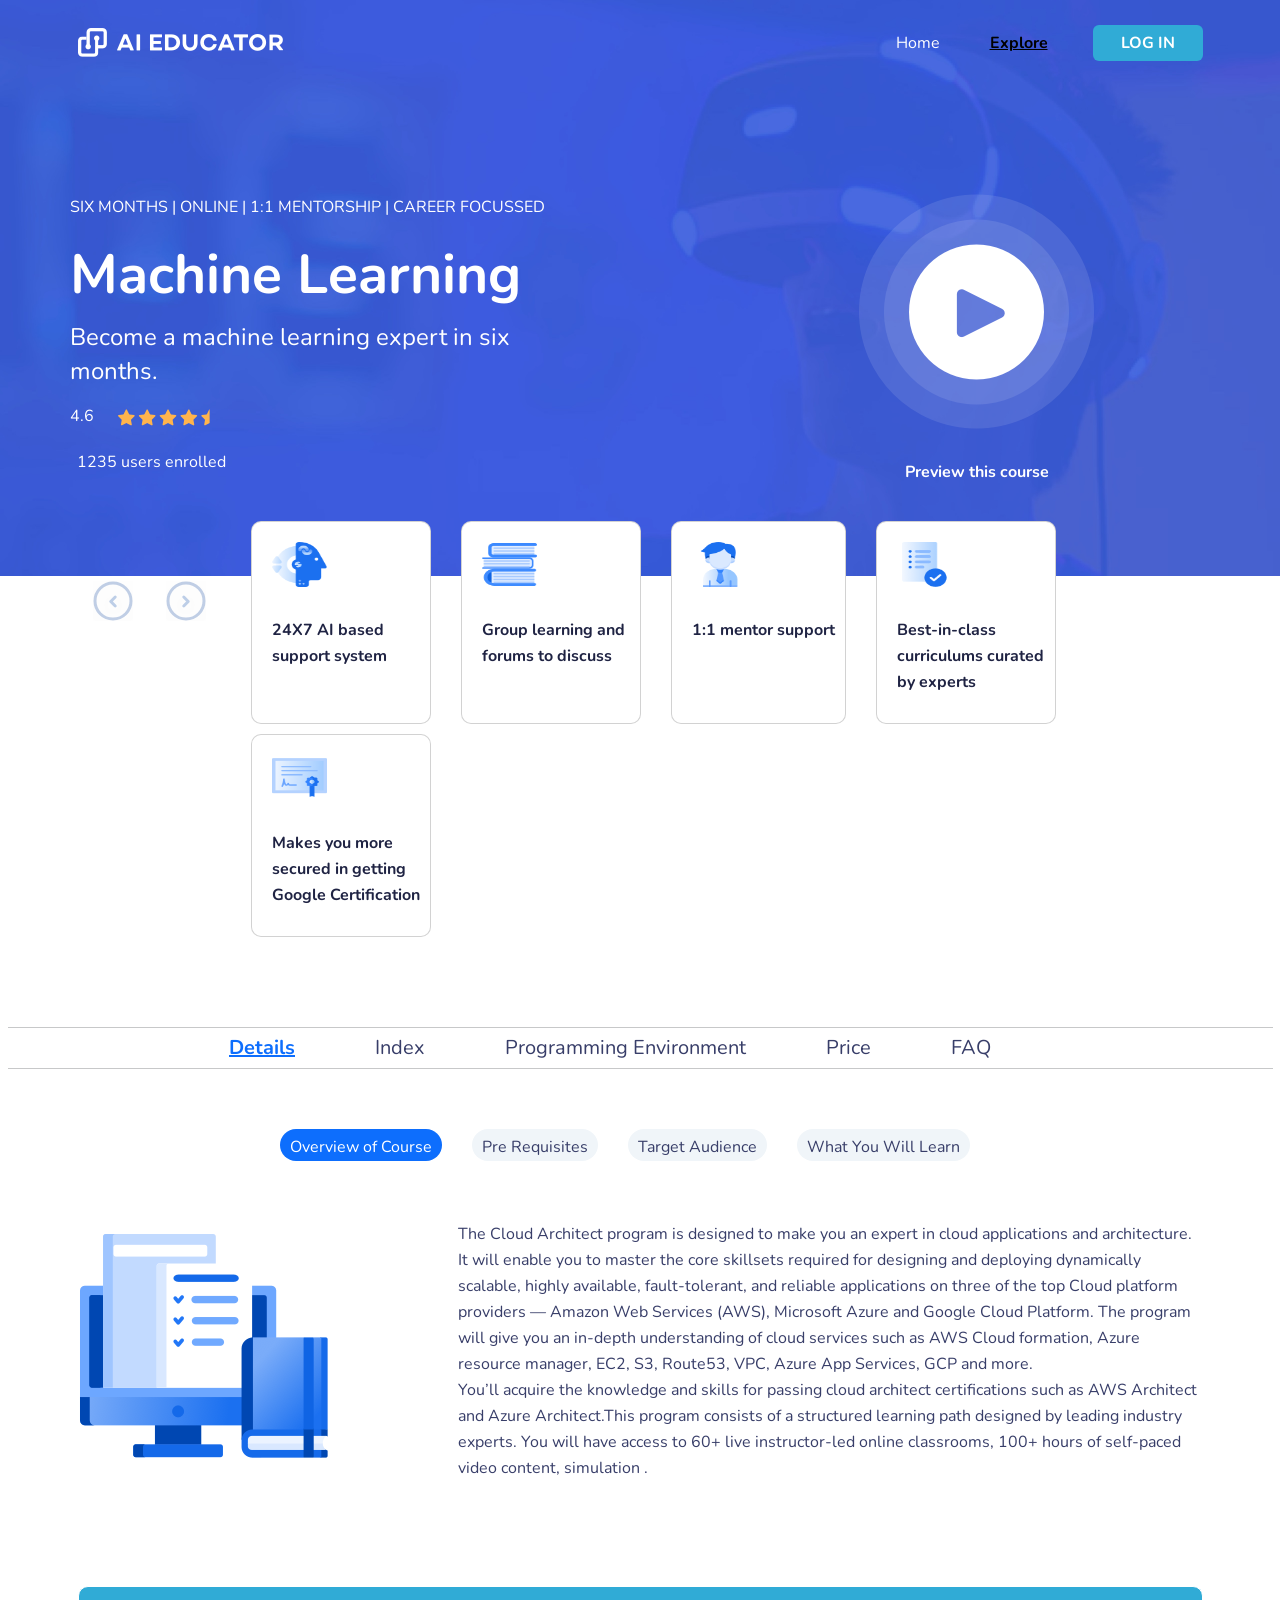
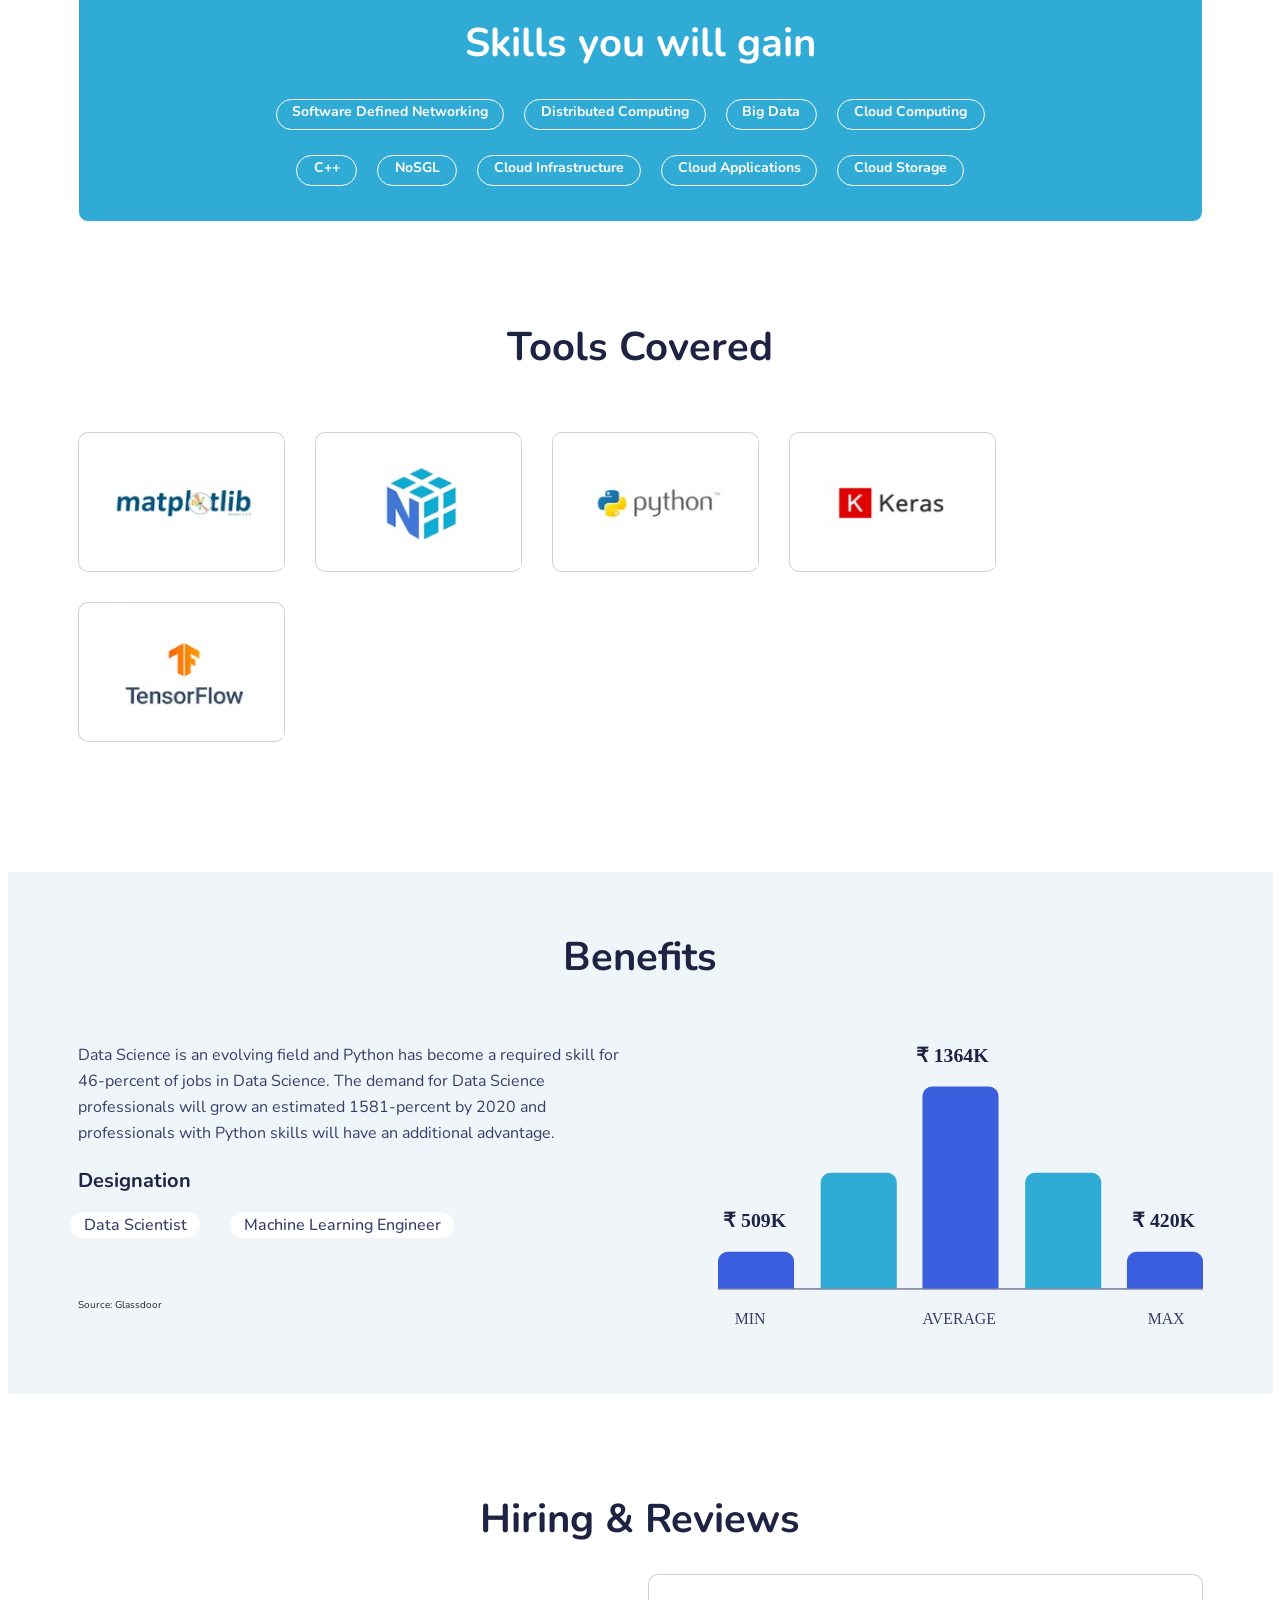
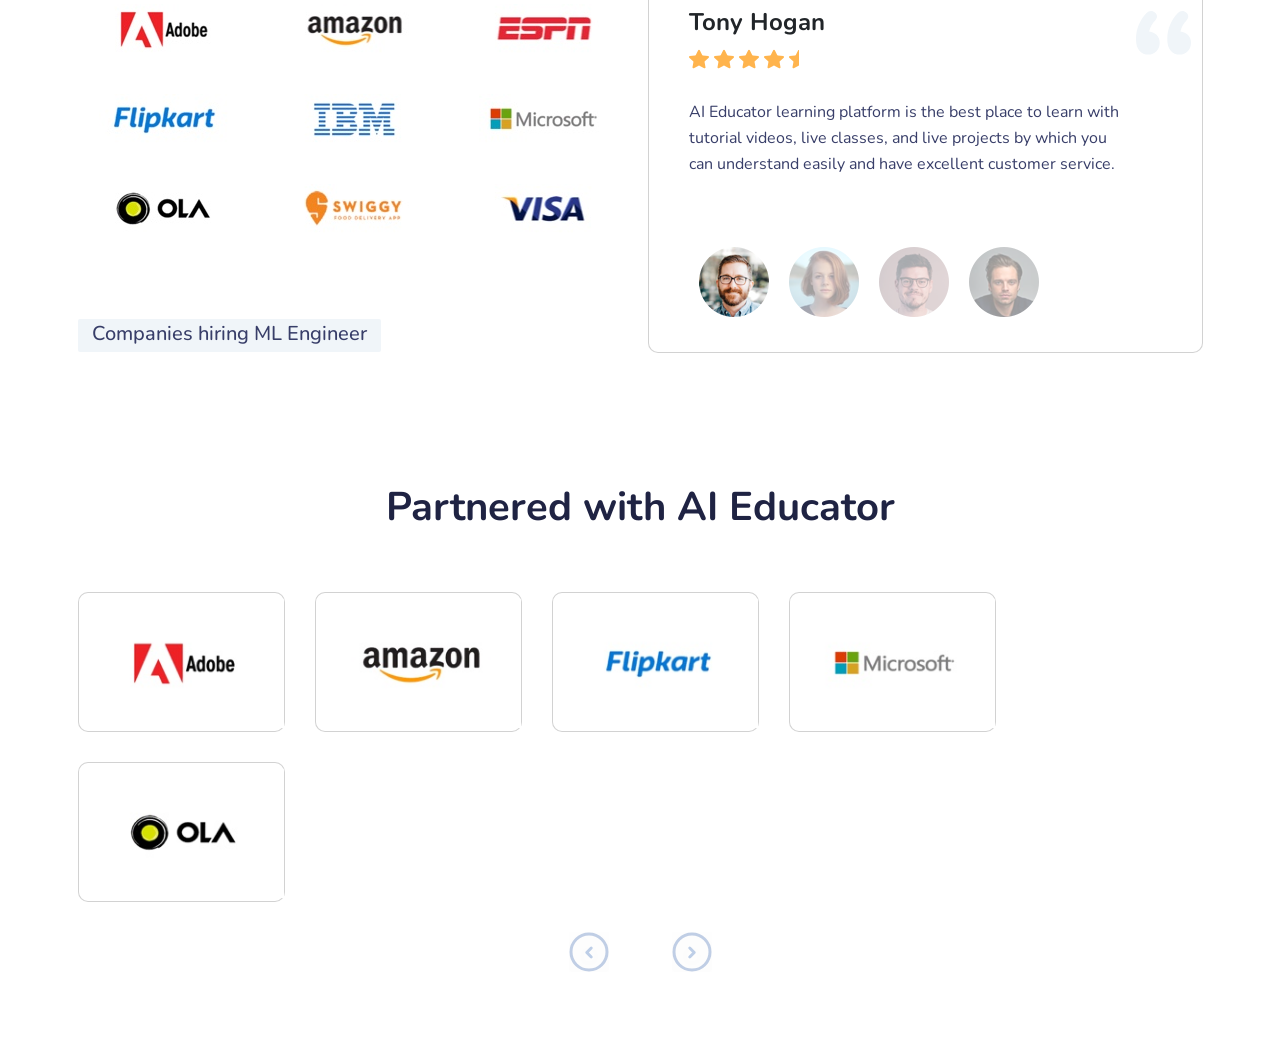
<file: index.html>
<!doctype html>
<html lang="en">

<head>
    <!-- Required meta tags -->
    <meta charset="utf-8">
    <meta name="viewport" content="width=device-width, initial-scale=1">

    <!-- Bootstrap CSS -->
    <link href="https://cdn.jsdelivr.net/npm/bootstrap@5.0.0/dist/css/bootstrap.min.css" rel="stylesheet"
        integrity="sha384-wEmeIV1mKuiNpC+IOBjI7aAzPcEZeedi5yW5f2yOq55WWLwNGmvvx4Um1vskeMj0" crossorigin="anonymous">

    <link rel="stylesheet" href="style.css">

    <!-- font csss -->
    <link rel="preconnect" href="https://fonts.gstatic.com">
    <link href="https://fonts.googleapis.com/css2?family=Nunito:wght@400;700&display=swap" rel="stylesheet">

    <title>Course_Detail_01</title>
</head>

<body class="Course_Detail_01">
    <header>
        <div class="background">
            <img src='img/rectangle-6_2021-05-11/rectangle-6@2x.jpg' class="img-fluid bgimg">

            <nav class="navbar navbar-expand-lg rectangle">
                <div class="container-fluid">
                    <a class="navbar-brand" href="#"><img src="img/white_2021-05-13/white.png"
                            class="alogoaicolour"></a>
                    <button class="navbar-toggler" type="button" data-bs-toggle="collapse" data-bs-target="#navbarNav"
                        aria-controls="navbarNav" aria-expanded="false" aria-label="Toggle navigation">
                        <span class="navbar-toggler-icon"></span>
                        <span></span>
                        <span></span>
                    </button>
                    <div class="collapse navbar-collapse" id="navbarNav">
                        <ul class="navbar-nav ms-auto">
                            <li class="nav-item und">
                                <a class="nav-link Home" aria-current="page" href="#">Home</a>
                            </li>
                            <li class="nav-item und">
                                <a class="nav-link active Home" href="#">
                                    Explore
                                </a>
                            </li>
                            <li class="nav-item und">
                                <button type="button" class="btn Color">
                                    <h5 class="button-text Home text-center text-white">LOG IN</h5>
                                </button>
                            </li>
                        </ul>
                    </div>
                </div>
            </nav>

            <!-- end of navbar -->
            <div class=" container-fluid bgmar">
                <div class="row">
                    <div class="col-md-7">
                        <h5 class=" Home ">
                            SIX MONTHS | ONLINE | 1:1 MENTORSHIP | CAREER FOCUSSED
                        </h5>
                        <h1 class="Machine-Learning">Machine Learning</h1>
                        <h3 class="Become-a-machine-lea">Become a machine learning expert in six
                            <br><span>months.</span>
                        </h3>
                        <h5 class="star">4.6 <img src="img/5-stars.svg" class="_stars"></h5>
                        <div class="rec">
                            <h5 class="users">1235 users enrolled</h5>
                        </div>
                    </div>

                    <div class="col-md-5 text-center">
                        <img src="img/banner-video_2021-05-13/banner-video.png" class="banner-video mb-5"
                            alt="banner-video">
                        <h5 class="users"><strong>Preview this course</strong></h5>
                    </div>
                </div>
            </div>
        </div>
    </header>

    <!-- end of header part -->

    <div class="container-fluid">

        <section class="carsous">
            <div id="carouselExampleControls" class="carousel slide" data-bs-ride="carousel">
                <div class="carousel-inner">
                    <div class="row">
                        <div class="col-md-2 mt-5 mb-3 text-end">
                            <a class="btn-floating me-5 mt-5" type="button" href="#carouselExampleControls"
                                data-bs-slide="prev">
                                <img src="img/arrow-lhs.svg" class="arrow-lhs" alt="arrow-lhs">
                            </a>
                            <a class="btn-floating mt-5" type="button" href="#carouselExampleControls"
                                data-bs-slide="next">
                                <img src="img/arrow-rhs.svg" class="arrow-rhs" alt="arrow-rhs">
                            </a>
                        </div>
                        <div class="col-md-10">
                            <div class="carousel-item active ps-5">
                                <div class="card me-5 mb-3" style="max-width: 18rem;">
                                    <img src="img/ai-support_2021-05-13/ai-support.png"
                                        class="card-img-top card-imgs img-fluid" alt="...">
                                    <div class="card-body">
                                        <h5 class="card-title cardtitle">24X7 AI based support system</h5>
                                    </div>
                                </div>
                                <div class="card me-5 mb-3" style="max-width: 18rem;">
                                    <img src="img/group-learning_2021-05-13/group-learning.png"
                                        class="card-img-top card-imgs" alt="...">
                                    <div class="card-body">
                                        <h5 class="card-title cardtitle">Group learning and forums to discuss</h5>
                                    </div>
                                </div>

                                <div class="card me-5 mb-3" style="max-width: 18rem;">
                                    <img src="img/mentor_2021-05-13/mentor.png" class="card-img-top card-imgs"
                                        alt="...">
                                    <div class="card-body">
                                        <h5 class="card-title cardtitle">1:1 mentor support</h5>
                                    </div>
                                </div>

                                <div class="card me-5 mb-3" style="max-width: 18rem;">
                                    <img src="img/best-in-class_2021-05-13/best-in-class.png"
                                        class="card-img-top card-imgs" alt="...">
                                    <div class="card-body">
                                        <h5 class="card-title cardtitle">Best-in-class curriculums curated by experts
                                        </h5>
                                    </div>
                                </div>
                                <div class="card me-3 mb-3" style="max-width: 18rem;">
                                    <img src="img/google-certification_2021-05-13/google-certification.png"
                                        class="card-img-top card-imgs" alt="...">
                                    <div class="card-body">
                                        <h5 class="card-title cardtitle">Makes you more secured in getting Google
                                            Certification
                                        </h5>
                                    </div>
                                </div>
                            </div>
                            <div class="carousel-item ps-5">
                                <div class="card me-5 mb-3" style="max-width: 18rem;">
                                    <img src="img/ai-support_2021-05-13/ai-support.png" class="card-img-top card-imgs"
                                        alt="...">
                                    <div class="card-body">
                                        <h5 class="card-title cardtitle">24X7 AI based support system</h5>
                                    </div>
                                </div>
                                <div class="card me-5 mb-3" style="max-width: 18rem;">
                                    <img src="img/group-learning_2021-05-13/group-learning.png"
                                        class="card-img-top card-imgs" alt="...">
                                    <div class="card-body">
                                        <h5 class="card-title cardtitle">Group learning and forums to discuss</h5>
                                    </div>
                                </div>

                                <div class="card me-5 mb-3" style="max-width: 18rem;">
                                    <img src="img/mentor_2021-05-13/mentor.png" class="card-img-top card-imgs"
                                        alt="...">
                                    <div class="card-body">
                                        <h5 class="card-title cardtitle">1:1 mentor support</h5>
                                    </div>
                                </div>

                                <div class="card me-5 mb-3" style="max-width: 18rem;">
                                    <img src="img/best-in-class_2021-05-13/best-in-class.png"
                                        class="card-img-top card-imgs" alt="...">
                                    <div class="card-body">
                                        <h5 class="card-title cardtitle">Best-in-class curriculums curated by experts
                                        </h5>
                                    </div>
                                </div>
                                <div class="card me-5 mb-3" style="max-width: 18rem;">
                                    <img src="img/google-certification_2021-05-13/google-certification.png"
                                        class="card-img-top card-imgs" alt="...">
                                    <div class="card-body">
                                        <h5 class="card-title cardtitle">Makes you more secured in getting Google
                                            Certification
                                        </h5>
                                    </div>
                                </div>
                            </div>

                            <div class="carousel-item ps-5">
                                <div class="card me-5 mb-3" style="max-width: 18rem;">
                                    <img src="img/ai-support_2021-05-13/ai-support.png" class="card-img-top card-imgs"
                                        alt="...">
                                    <div class="card-body">
                                        <h5 class="card-title cardtitle">24X7 AI based support system</h5>
                                    </div>
                                </div>
                                <div class="card me-5 mb-3" style="max-width: 18rem;">
                                    <img src="img/group-learning_2021-05-13/group-learning.png"
                                        class="card-img-top card-imgs" alt="...">
                                    <div class="card-body">
                                        <h5 class="card-title cardtitle">Group learning and forums to discuss</h5>
                                    </div>
                                </div>

                                <div class="card me-5 mb-3" style="max-width: 18rem;">
                                    <img src="img/mentor_2021-05-13/mentor.png" class="card-img-top card-imgs"
                                        alt="...">
                                    <div class="card-body">
                                        <h5 class="card-title cardtitle">1:1 mentor support</h5>
                                    </div>
                                </div>

                                <div class="card me-5 mb-3" style="max-width: 18rem;">
                                    <img src="img/best-in-class_2021-05-13/best-in-class.png"
                                        class="card-img-top card-imgs" alt="...">
                                    <div class="card-body">
                                        <h5 class="card-title cardtitle">Best-in-class curriculums curated by experts
                                        </h5>
                                    </div>
                                </div>
                                <div class="card me-5 mb-3" style="max-width: 18rem;">
                                    <img src="img/google-certification_2021-05-13/google-certification.png"
                                        class="card-img-top card-imgs" alt="...">
                                    <div class="card-body">
                                        <h5 class="card-title cardtitle">Makes you more secured in getting Google
                                            Certification
                                        </h5>
                                    </div>
                                </div>
                            </div>
                        </div>
                    </div>
                </div>

            </div>

        </section>

        <!-- end of carousel part -->

        <section class="tabs">
            <hr>
            <div class="row">
                <div class="col-md-12">

                    <ul class="nav nav-pills nrmlpills  justify-content-center" id="pills-tab" role="tablist">
                        <li class="nav-item und " role="presentation">
                            <a class="nav-link active details " id="pills-Details-tab" data-bs-toggle="pill"
                                data-bs-target="#pills-Details" type="button" role="tab" aria-controls="pills-Details"
                                aria-selected="true">Details</a>
                        </li>
                        <li class="nav-item und" role="presentation">
                            <a class="nav-link remaintext " id="pills-Index-tab" data-bs-toggle="pill"
                                data-bs-target="#pills-Index" type="button" role="tab" aria-controls="pills-Index"
                                aria-selected="false">Index</a>
                        </li>
                        <li class="nav-item und" role="presentation">
                            <a class="nav-link remaintext" id="pills-Programming-tab" data-bs-toggle="pill"
                                data-bs-target="#pills-Programming" type="button" role="tab"
                                aria-controls="pills-Programming" aria-selected="false">Programming
                                Environment</a>
                        </li>
                        <li class="nav-item und" role="presentation">
                            <a class="nav-link remaintext " id="pills-Price-tab" data-bs-toggle="pill"
                                data-bs-target="#pills-Price" type="button" role="tab" aria-controls="pills-Price"
                                aria-selected="false">Price</a>
                        </li>
                        <li class="nav-item und" role="presentation">
                            <a class="nav-link remaintext " id="pills-FAQ-tab" data-bs-toggle="pill"
                                data-bs-target="#pills-FAQ" type="button" role="tab" aria-controls="pills-FAQ"
                                aria-selected="false">FAQ</a>
                        </li>
                    </ul>
                    <hr>
                    <div class="tab-content" id="pills-tabContent">

                        <!-- details tab contents -->

                        <div class="tab-pane fade show active pt-5" id="pills-Details" role="tabpanel"
                            aria-labelledby="pills-Details-tab">
                            <section>
                                <div class="row">
                                    <div class="col-md-12">
                                        <ul class="nav nav-pills roundedpill justify-content-center" id="pills-tab"
                                            role="tablist">
                                            <li class="nav-item mt-5" role="presentation">
                                                <button class="nav-link active button1 me-5 rounded-pill"
                                                    id="pills-overview-tab" data-bs-toggle="pill"
                                                    data-bs-target="#pills-overview" type="button" role="tab"
                                                    aria-controls="pills-overview" aria-selected="true">
                                                    Overview of Course
                                                </button>
                                            </li>
                                            <li class="nav-item mt-5" role="presentation">
                                                <button class="nav-link button2 me-5    rounded-pill" id="pills-pre-tab"
                                                    data-bs-toggle="pill" data-bs-target="#pills-pre" type="button"
                                                    role="tab" aria-controls="pills-pre" aria-selected="false">
                                                    Pre Requisites
                                                </button>
                                            </li>
                                            <li class="nav-item mt-5" role="presentation">
                                                <button class="nav-link button2 button3 rounded-pill me-5"
                                                    id="pills-Target-tab" data-bs-toggle="pill"
                                                    data-bs-target="#pills-Target" type="button" role="tab"
                                                    aria-controls="pills-Target" aria-selected="false">
                                                    Target Audience
                                                </button>
                                            </li>
                                            <li class="nav-item mt-5" role="presentation">
                                                <button class="nav-link button2 button4 rounded-pill me-5"
                                                    id="pills-Learn-tab" data-bs-toggle="pill"
                                                    data-bs-target="#pills-Learn" type="button" role="tab"
                                                    aria-controls="pills-Learn" aria-selected="false">
                                                    What You Will Learn
                                                </button>
                                            </li>
                                        </ul>
                                        <div class="tab-content" id="pills-tabContent">

                                            <!-- overview tab contents -->

                                            <div class="tab-pane fade show active" id="pills-overview" role="tabpanel"
                                                aria-labelledby="pills-overview-tab">
                                                <div class="row justify-content-center mt-5 pt-5 overviewimg">
                                                    <div class="col-md-4 mb-4">
                                                        <img src="img/course-overview_2021-05-13/course-overview.png"
                                                            class="overview img-fluid" alt=" overview">
                                                    </div>
                                                    <div class="col-md-8">
                                                        <h5 class="cloud">The Cloud Architect program is designed to
                                                            make
                                                            you an
                                                            expert in cloud
                                                            applications and architecture. It will enable you
                                                            to master the core skillsets required for designing and
                                                            deploying
                                                            dynamically
                                                            scalable,
                                                            highly
                                                            available,
                                                            fault-tolerant, and reliable applications on three of the
                                                            top
                                                            Cloud
                                                            platform
                                                            providers —
                                                            Amazon
                                                            Web Services (AWS),
                                                            Microsoft Azure and Google Cloud Platform. The program will
                                                            give
                                                            you
                                                            an in-depth
                                                            understanding
                                                            of cloud services such as
                                                            AWS Cloud formation, Azure resource manager, EC2, S3,
                                                            Route53,
                                                            VPC,
                                                            Azure App
                                                            Services, GCP
                                                            and
                                                            more. <br>
                                                            You’ll acquire the knowledge and skills for passing cloud
                                                            architect
                                                            certifications
                                                            such as
                                                            AWS
                                                            Architect and Azure
                                                            Architect.This program consists of a structured learning
                                                            path
                                                            designed by leading
                                                            industry
                                                            experts. You will have access
                                                            to 60+ live instructor-led online classrooms, 100+ hours of
                                                            self-paced video
                                                            content,
                                                            simulation
                                                            .</h5>
                                                    </div>
                                                </div>
                                            </div>

                                            <!-- pre tab contents -->

                                            <div class="tab-pane fade" id="pills-pre" role="tabpanel"
                                                aria-labelledby="pills-pre-tab">
                                                <div
                                                    class="row justify-content-center align-items-center mt-5 pt-5 overviewimg">
                                                    <div class="col-md-4 mb-4">
                                                        <img src="img/pre-requisites_2021-05-16/pre-requisites.png"
                                                            class="pre-requisites img-fluid" alt="pre-requisites">
                                                    </div>
                                                    <div class="col-md-8">
                                                        <ul>
                                                            <li>
                                                                <h5 class="cloud">There are no technical prerequisites.
                                                                </h5>
                                                            </li>
                                                            <li>
                                                                <h5 class="cloud">A PC or MAC with internet connection.
                                                                </h5>
                                                            </li>
                                                        </ul>
                                                    </div>
                                                </div>
                                            </div>

                                            <!-- Taregt tab contents -->

                                            <div class="tab-pane fade" id="pills-Target" role="tabpanel"
                                                aria-labelledby="pills-Target-tab">
                                                <div
                                                    class="row justify-content-center align-items-center pt-5 mt-5 overviewimg">
                                                    <div class="col-md-4 mb-4">
                                                        <img src="img/target-audience_2021-05-16/target-audience.png"
                                                            class="Target img-fluid" alt="Target">
                                                    </div>
                                                    <div class="col-md-8">
                                                        <ul>
                                                            <li>
                                                                <h5 class="cloud">This introduction to Cloud Computing
                                                                    will
                                                                    help
                                                                    anyone who is
                                                                    in, or getting into professional IT</h5>
                                                            </li>
                                                            <li>
                                                                <h5 class="cloud">Data Scientist, Developers,
                                                                    Architects,
                                                                    Operational, Managers,
                                                                    CIO's: this course is for you all.</h5>
                                                            </li>
                                                            <li>
                                                                <h5 class="cloud">If you have previous experience of the
                                                                    cloud,
                                                                    you might learn
                                                                    something about the broadness
                                                                    of the topic.</h5>
                                                            </li>

                                                        </ul>
                                                    </div>
                                                </div>
                                            </div>

                                            <!-- learn tab contents -->

                                            <div class="tab-pane fade" id="pills-Learn" role="tabpanel"
                                                aria-labelledby="pills-Learn-tab">
                                                <div class="row justify-content-center mt-5 pt-5 overviewimg">
                                                    <div class="col-md-4 mb-4">
                                                        <img src="img/you-will-learn_2021-05-16/you-will-learn.png"
                                                            class="learn img-fluid" alt="learn">
                                                    </div>
                                                    <div class="col-md-8">
                                                        <ul>
                                                            <li>
                                                                <h5 class="cloud">Have a fundamental understanding of
                                                                    the
                                                                    Python
                                                                    programming
                                                                    language.</h5>
                                                            </li>
                                                            <li>
                                                                <h5 class="cloud">Have the skills and understanding of
                                                                    Python to
                                                                    confidently
                                                                    apply for Python programming jobs.</h5>
                                                            </li>
                                                            <li>
                                                                <h5 class="cloud">Acquire the pre-requisite Python
                                                                    skills to
                                                                    move into specific
                                                                    branches - Machine Learning,
                                                                    Data Science, etc.</h5>
                                                            </li>
                                                            <li>
                                                                <h5 class="cloud">Learn Python from experienced
                                                                    professional
                                                                    software
                                                                    developers.</h5>
                                                            </li>
                                                            <li>
                                                                <h5 class="cloud">Add the Python Object-Oriented
                                                                    Programming
                                                                    (OOP) skills to
                                                                    your résume.</h5>
                                                            </li>
                                                            <li>
                                                                <h5 class="cloud">Use Python for Data Science and
                                                                    Machine
                                                                    Learning</h5>
                                                            </li>
                                                            <li>
                                                                <h5 class="cloud">Learn to use NumPy for Numerical Data
                                                                </h5>
                                                            </li>
                                                            <li>
                                                                <h5 class="cloud">Learn to use Pandas for Data Analysis
                                                                </h5>
                                                            </li>
                                                            <li>
                                                                <h5 class="cloud">Learn to use Matplotlib for Python
                                                                    Plotting
                                                                </h5>
                                                            </li>
                                                            <li>
                                                                <h5 class="cloud">Understand the intuition behind
                                                                    Artificial
                                                                    Neural Networks
                                                                </h5>
                                                            </li>
                                                            <li>
                                                                <h5 class="cloud">Build artificial neural networks with
                                                                    Tensorflow and Keras
                                                                </h5>
                                                            </li>
                                                            <li>
                                                                <h5 class="cloud">Add the Python Object-Oriented
                                                                    Programming
                                                                    (OOP) skills to
                                                                    your résume.</h5>
                                                            </li>
                                                            <li>
                                                                <h5 class="cloud">Apply Artificial Neural Networks in
                                                                    practice
                                                                </h5>
                                                            </li>
                                                            <li>
                                                                <h5 class="cloud">Understand the intuition behind
                                                                    Convolutional
                                                                    Neural Networks
                                                                </h5>
                                                            </li>
                                                            <li>
                                                                <h5 class="cloud">Apply Convolutional Neural Networks in
                                                                    practice using
                                                                    tensorflow2.x</h5>
                                                            </li>
                                                            <li>
                                                                <h5 class="cloud">Understand the intuition behind
                                                                    Recurrent
                                                                    Neural Networks</h5>
                                                            </li>
                                                            <li>
                                                                <h5 class="cloud">Apply Recurrent Neural Networks in
                                                                    practice
                                                                    using
                                                                    tensorflow2.x</h5>
                                                            </li>
                                                        </ul>
                                                    </div>
                                                </div>
                                            </div>
                                        </div>
                                    </div>
                                </div>

                            </section>

                            <!-- enf of tabs section -->

                            <section class="skillsec">
                                <div class="skills">
                                    <h2 class="gain">Skills you will gain</h2>
                                    <div class="row justify-content-center">
                                        <div class="col-md-3 skillbox rounded-pill">
                                            <h6 class="Tags">Software Defined Networking</h6>
                                        </div>
                                        <div class="col-md-3 skillbox rounded-pill" style="width:182px ;">
                                            <h6 class="Tags">Distributed Computing</h6>
                                        </div>
                                        <div class="col-md-3 skillbox rounded-pill" style="width: 91px;">
                                            <h6 class="Tags">Big Data</h6>
                                        </div>
                                        <div class="col-md-3 skillbox rounded-pill" style="width:148px ;">
                                            <h6 class="Tags">Cloud Computing</h6>
                                        </div>
                                    </div>
                                    <div class="row justify-content-center mb-3">
                                        <div class="col-md-2 skillbox rounded-pill" style="width:61px ;">
                                            <h6 class="Tags">C++</h6>
                                        </div>
                                        <div class="col-md-2 skillbox rounded-pill" style="width:80px ;">
                                            <h6 class="Tags">NoSGL</h6>
                                        </div>
                                        <div class="col-md-3 skillbox rounded-pill" style="width: 164px;">
                                            <h6 class="Tags">Cloud Infrastructure</h6>
                                        </div>
                                        <div class="col-md-3 skillbox rounded-pill" style="width:156px ;">
                                            <h6 class="Tags">Cloud Applications</h6>
                                        </div>
                                        <div class="col-md-2 skillbox rounded-pill" style="width:127px ;">
                                            <h6 class="Tags">Cloud Storage</h6>
                                        </div>

                                    </div>

                                </div>
                            </section>

                            <!-- end of skill sections -->

                            <section class="toolsec">
                                <h2 class="tools text-center">
                                    Tools Covered
                                </h2>
                                <div id="carouselExampleControls" class="carousel slide" data-bs-ride="carousel">
                                    <div class="carousel-inner">
                                        <div class="carousel-item active">
                                            <div class="row justify-content-center">
                                                <div class="col-md-12">

                                                    <div class="card cards1 me-5 mb-5">
                                                        <img src="img/matplotli_2021-05-12/matplotli.jpg"
                                                            class="card-img-top caimg img-fluid" alt="matplotli">
                                                    </div>

                                                    <div class="card cards1 me-5 mb-5">
                                                        <img src="img/n_2021-05-12/n.jpg"
                                                            class="card-img-top caimg img-fluid" alt="n_2021-05-12">
                                                    </div>

                                                    <div class="card cards1 me-5 mb-5">
                                                        <img src="img/python_2021-05-12/python.jpg"
                                                            class="card-img-top caimg img-fluid" alt="python">
                                                    </div>

                                                    <div class="card cards1 me-5 mb-5">
                                                        <img src="img/keras_2021-05-12/keras.jpg"
                                                            class="card-img-top caimg img-fluid" alt="keras">
                                                    </div>

                                                    <div class="card cards1 mb-5">
                                                        <img src="img/tensorflow_2021-05-12/tensorflow.jpg"
                                                            class="card-img-top caimg img-fluid" alt="tensorflow">
                                                    </div>
                                                </div>

                                            </div>
                                        </div>
                                        <div class="carousel-item">
                                            <div class="row justify-content-center">
                                                <div class="col-md-12">

                                                    <div class="card cards1 me-5 mb-5">
                                                        <img src="img/matplotli_2021-05-12/matplotli.jpg"
                                                            class="card-img-top caimg img-fluid" alt="matplotli">
                                                    </div>

                                                    <div class="card cards1 me-5 mb-5">
                                                        <img src="img/n_2021-05-12/n.jpg"
                                                            class="card-img-top caimg img-fluid" alt="n_2021-05-12">
                                                    </div>

                                                    <div class="card cards1 me-5 mb-5">
                                                        <img src="img/python_2021-05-12/python.jpg"
                                                            class="card-img-top caimg img-fluid" alt="python">
                                                    </div>

                                                    <div class="card cards1 me-5 mb-5">
                                                        <img src="img/keras_2021-05-12/keras.jpg"
                                                            class="card-img-top caimg img-fluid" alt="keras">
                                                    </div>

                                                    <div class="card cards1 mb-5">
                                                        <img src="img/tensorflow_2021-05-12/tensorflow.jpg"
                                                            class="card-img-top caimg img-fluid" alt="tensorflow">
                                                    </div>
                                                </div>

                                            </div>
                                        </div>
                                        <div class="carousel-item">
                                            <div class="row justify-content-center">
                                                <div class="col-md-12">

                                                    <div class="card cards1 me-5 mb-5">
                                                        <img src="img/matplotli_2021-05-12/matplotli.jpg"
                                                            class="card-img-top caimg img-fluid" alt="matplotli">
                                                    </div>

                                                    <div class="card cards1 me-5 mb-5">
                                                        <img src="img/n_2021-05-12/n.jpg"
                                                            class="card-img-top caimg img-fluid" alt="n_2021-05-12">
                                                    </div>

                                                    <div class="card cards1 me-5 mb-5">
                                                        <img src="img/python_2021-05-12/python.jpg"
                                                            class="card-img-top caimg img-fluid" alt="python">
                                                    </div>

                                                    <div class="card cards1 me-5 mb-5">
                                                        <img src="img/keras_2021-05-12/keras.jpg"
                                                            class="card-img-top caimg img-fluid" alt="keras">
                                                    </div>

                                                    <div class="card cards1 mb-5">
                                                        <img src="img/tensorflow_2021-05-12/tensorflow.jpg"
                                                            class="card-img-top caimg img-fluid" alt="tensorflow">
                                                    </div>
                                                </div>

                                            </div>
                                        </div>
                                    </div>
                                    <button class="carousel-control-prev carprev" type="button"
                                        data-bs-target="#carouselExampleControls" data-bs-slide="prev">
                                        <span class="carousel-control-prev-icon" aria-hidden="true"></span>
                                        <span class="visually-hidden">Previous</span>
                                    </button>
                                    <button class="carousel-control-next carprev" type="button"
                                        data-bs-target="#carouselExampleControls" data-bs-slide="next">
                                        <span class="carousel-control-next-icon" aria-hidden="true"></span>
                                        <span class="visually-hidden">Next</span>
                                    </button>
                                </div>

                            </section>

                            <!-- enf of tools carousel sections -->

                            <section class="benefits">
                                <div class="text-center">
                                    <h2 class="tools"> Benefits</h2>
                                </div>
                                <div class="row">

                                    <div class="col-md-6">
                                        <h5 class="data">Data Science is an evolving field and Python has become a
                                            required
                                            skill for
                                            46-percent
                                            of jobs in Data Science. The
                                            demand for Data Science professionals will grow an estimated 1581-percent by
                                            2020 and
                                            professionals
                                            with Python skills
                                            will have an additional advantage.</h5>
                                        <h4 class="des">Designation</h4>
                                        <div class="row">
                                            <div class="col-md-5 mt-2 me-5 data1 rounded-pill">
                                                <h5 class=" text-center h5text mb-0">Data Scientist</h5>
                                            </div>
                                            <div class="col-md-7 mt-2 data2 rounded-pill">
                                                <h5 class=" text-center h5text mb-0">Machine Learning Engineer</h5>
                                            </div>
                                        </div>
                                        <p class="mt-5 pt-5">Source: Glassdoor</p>
                                    </div>

                                    <div class="col-md-6">
                                        <img src="img/graph.svg" class="img-fluid graph" alt="">
                                    </div>
                                </div>

                            </section>
                            <section class="hiring">
                                <div>
                                    <h2 class="tools text-center mb-5">
                                        Hiring & Reviews
                                    </h2>

                                    <div class="row">
                                        <div class="col-md-6">
                                            <div class="row mt-5 justify-content-center text-center">
                                                <div class="col-md-4 pe-3 mb-3">
                                                    <img src="img/hiring/adobe_2021-05-12/adobe.jpg" class="img-fluid"
                                                        alt="adobe">
                                                </div>
                                                <div class="col-md-4 pe-3 mb-3">
                                                    <img src="img/hiring/amazon_2021-05-12/amazon.jpg" class="img-fluid"
                                                        alt="amazon">
                                                </div>
                                                <div class="col-md-4 pe-3 mb-3">
                                                    <img src="img/hiring/espn_2021-05-12/espn.jpg" class="img-fluid"
                                                        alt="espn">
                                                </div>
                                            </div>
                                            <div class="row mt-5 justify-content-center text-center">
                                                <div class="col-md-4 pe-3 mb-3">
                                                    <img src="img/hiring/flipkart_2021-05-12/flipkart.jpg"
                                                        class="img-fluid" alt="flipkart">
                                                </div>
                                                <div class="col-md-4 pe-3 mb-3">
                                                    <img src="img/hiring/ibm_2021-05-12/ibm.jpg" class="img-fluid"
                                                        alt="ibm">
                                                </div>
                                                <div class="col-md-4 pe-3 mb-3">
                                                    <img src="img/hiring/microsoft_2021-05-12/microsoft.jpg"
                                                        class="img-fluid" alt="microsoft">
                                                </div>
                                            </div>
                                            <div class="row mt-5 justify-content-center text-center">
                                                <div class="col-md-4 pe-3 mb-3">
                                                    <img src="img/hiring/ola_2021-05-12/ola.jpg" class="img-fluid"
                                                        alt="ola">
                                                </div>
                                                <div class="col-md-4 pe-3 mb-3">
                                                    <img src="img/hiring/swiggy_2021-05-12/swiggy.jpg" class="img-fluid"
                                                        alt="swiggy">
                                                </div>
                                                <div class="col-md-4 pe-3 mb-3">
                                                    <img src="img/hiring/visa_2021-05-12/visa.jpg" class="img-fluid"
                                                        alt="visa">
                                                </div>
                                            </div>
                                            <div class="hiringrec text-center mb-5">
                                                <h4 class="h4text mb-0 ">Companies hiring ML Engineer</h4>

                                            </div>

                                        </div>
                                        <div class="col-md-6">
                                            <div class="card" style="height: auto; padding: 20px 30px;">
                                                <div class="card-body justify-content-center">

                                                    <div class="tab-content" id="pills-tabContent">
                                                        <div class="tab-pane fade show active" id="pills-img1"
                                                            role="tabpanel" aria-labelledby="pills-img1-tab">
                                                            <div class="row">
                                                                <div class="col-md-11">
                                                                    <h3 class="card-title tony">Tony Hogan</h3>
                                                                    <img src="img/5-stars.svg" class="img-fluid mt-2"
                                                                        alt="stars">
                                                                    <h5 class="cloud mt-5">AI
                                                                        Educator
                                                                        learning platform is
                                                                        the
                                                                        best
                                                                        place to learn with tutorial
                                                                        videos, live
                                                                        classes, and live projects by which
                                                                        you can understand easily and have excellent
                                                                        customer
                                                                        service.
                                                                    </h5>
                                                                </div>
                                                                <div class="col-md-1 pe-5">
                                                                    <img src="img/quotation.svg" alt="quotation">
                                                                </div>
                                                            </div>
                                                        </div>
                                                        <div class="tab-pane fade" id="pills-img2" role="tabpanel"
                                                            aria-labelledby="pills-img2-tab">
                                                            <div class="row">
                                                                <div class="col-md-11">
                                                                    <h3 class="card-title tony">Ria</h3>
                                                                    <img src="img/5-stars.svg" class="img-fluid mt-2"
                                                                        alt=" star">
                                                                    <h5 class="cloud mt-5">AI
                                                                        Educator
                                                                        learning platform is
                                                                        the
                                                                        best
                                                                        place to learn with tutorial
                                                                        videos, live
                                                                        classes, and live projects by which
                                                                        you can understand easily and have excellent
                                                                        customer
                                                                        service.
                                                                    </h5>
                                                                </div>
                                                                <div class="col-md-1 pe-5">
                                                                    <img src="img/quotation.svg" alt="">
                                                                </div>
                                                            </div>
                                                        </div>
                                                        <div class="tab-pane fade" id="pills-img3" role="tabpanel"
                                                            aria-labelledby="pills-img3-tab">

                                                            <div class="row">
                                                                <div class="col-md-11">
                                                                    <h3 class="card-title tony">Aman Vijay</h3>
                                                                    <img src="img/5-stars.svg" class="img-fluid mt-2"
                                                                        alt=" star">
                                                                    <h5 class="cloud mt-5">AI
                                                                        Educator
                                                                        learning platform is
                                                                        the
                                                                        best
                                                                        place to learn with tutorial
                                                                        videos, live
                                                                        classes, and live projects by which
                                                                        you can understand easily and have excellent
                                                                        customer
                                                                        service.
                                                                    </h5>
                                                                </div>
                                                                <div class="col-md-1 pe-5">
                                                                    <img src="img/quotation.svg" alt="qiotation">
                                                                </div>
                                                            </div>
                                                        </div>
                                                        <div class="tab-pane fade" id="pills-img4" role="tabpanel"
                                                            aria-labelledby="pills-img4-tab">

                                                            <div class="row">
                                                                <div class="col-md-11">
                                                                    <h3 class="card-title tony">Shubham Jain</h3>
                                                                    <img src="img/5-stars.svg" class="img-fluid mt-2"
                                                                        alt="star">
                                                                    <h5 class="cloud mt-5">AI
                                                                        Educator
                                                                        learning platform is
                                                                        the
                                                                        best
                                                                        place to learn with tutorial
                                                                        videos, live
                                                                        classes, and live projects by which
                                                                        you can understand easily and have excellent
                                                                        customer
                                                                        service.
                                                                    </h5>
                                                                </div>
                                                                <div class="col-md-1 pe-5">
                                                                    <img src="img/quotation.svg" alt="">
                                                                </div>
                                                            </div>
                                                        </div>
                                                    </div>
                                                    <ul class="nav nav-pills mt-5 pt-5" id="pills-tab" role="tablist">
                                                        <li class="nav-item" role="presentation">
                                                            <button class="nav-link bg-white active" id="pills-img1-tab"
                                                                data-bs-toggle="pill" data-bs-target="#pills-img1"
                                                                type="button" role="tab" aria-controls="pills-img1"
                                                                aria-selected="true"><img
                                                                    src="img/img-1_2021-05-17/img-1.png"
                                                                    class="img-fluid" alt="image1"></button>
                                                        </li>
                                                        <li class="nav-item" role="presentation">
                                                            <button class="nav-link bg-white" id="pills-img2-tab"
                                                                data-bs-toggle="pill" data-bs-target="#pills-img2"
                                                                type="button" role="tab" aria-controls="pills-img2"
                                                                aria-selected="false"><img
                                                                    src="img/img-2_2021-05-17/img-2.png" alt="img2"
                                                                    class="img-fluid"></button>
                                                        </li>
                                                        <li class="nav-item" role="presentation">
                                                            <button class="nav-link bg-white" id="pills-img3-tab"
                                                                data-bs-toggle="pill" data-bs-target="#pills-img3"
                                                                type="button" role="tab" aria-controls="pills-img3"
                                                                aria-selected="false"><img
                                                                    src="img/img-3_2021-05-17/img-3.png"
                                                                    class="img-fluid" alt=" img3"></button>
                                                        </li>
                                                        <li class="nav-item" role="presentation">
                                                            <button class="nav-link bg-white" id="pills-img4-tab"
                                                                data-bs-toggle="pill" data-bs-target="#pills-img4"
                                                                type="button" role="tab" aria-controls="pills-img4"
                                                                aria-selected="false"><img
                                                                    src="img/img-4_2021-05-17/img-4.png"
                                                                    class="img-fluid" alt=" img4"></button>
                                                        </li>
                                                    </ul>

                                                </div>
                                            </div>

                                        </div>
                                    </div>

                                </div>
                            </section>
                            <section class="partnersec">
                                <h2 class="tools text-center">
                                    Partnered with AI Educator
                                </h2>
                                <div id="carouselParnterIndicators" class="carousel slide" data-bs-ride="carousel">

                                    <div class="carousel-inner">
                                        <div class="carousel-item active">
                                            <div class="row justify-content-center">
                                                <div class="col-md-12">

                                                    <div class="card cards1 me-5 mb-5">
                                                        <img src="img/adobe_2021-05-13 (1)/adobe.jpg"
                                                            class="card-img-top caimg img-fluid" alt="adobe">
                                                    </div>

                                                    <div class="card cards1 me-5 mb-5">
                                                        <img src="img/amazon_2021-05-13/amazon.jpg"
                                                            class="card-img-top caimg img-fluid" alt="amazon">
                                                    </div>

                                                    <div class="card cards1 me-5 mb-5">
                                                        <img src="img/flipkart_2021-05-13/flipkart.jpg "
                                                            class="card-img-top caimg img-fluid" alt="flipkart">
                                                    </div>

                                                    <div class="card cards1 me-5 mb-5">
                                                        <img src="img/microsoft_2021-05-13/microsoft.jpg"
                                                            class="card-img-top caimg img-fluid" alt="microsoft">
                                                    </div>

                                                    <div class="card cards1 me-5 mb-5">
                                                        <img src="img/ola_2021-05-13/ola.jpg"
                                                            class="card-img-top caimg img-fluid" alt="ola">
                                                    </div>
                                                </div>
                                            </div>
                                        </div>
                                        <div class="carousel-item">
                                            <div class="row justify-content-center">
                                                <div class="col-md-12">

                                                    <div class="card cards1 me-5 mb-5">
                                                        <img src="img/adobe_2021-05-13 (1)/adobe.jpg"
                                                            class="card-img-top caimg img-fluid" alt="adobe">
                                                    </div>

                                                    <div class="card cards1 me-5 mb-5">
                                                        <img src="img/amazon_2021-05-13/amazon.jpg"
                                                            class="card-img-top caimg img-fluid" alt="amazon">
                                                    </div>

                                                    <div class="card cards1 me-5 mb-5">
                                                        <img src="img/flipkart_2021-05-13/flipkart.jpg "
                                                            class="card-img-top caimg img-fluid" alt="flipkart">
                                                    </div>

                                                    <div class="card cards1 me-5 mb-5">
                                                        <img src="img/microsoft_2021-05-13/microsoft.jpg"
                                                            class="card-img-top caimg img-fluid" alt="microsoft">
                                                    </div>

                                                    <div class="card cards1 me-5 mb-5">
                                                        <img src="img/ola_2021-05-13/ola.jpg"
                                                            class="card-img-top caimg img-fluid" alt="ola">
                                                    </div>
                                                </div>
                                            </div>
                                        </div>
                                        <div class="carousel-item">
                                            <div class="row justify-content-center">
                                                <div class="col-md-12">

                                                    <div class="card cards1 me-5 mb-5">
                                                        <img src="img/adobe_2021-05-13 (1)/adobe.jpg"
                                                            class="card-img-top caimg img-fluid" alt="adobe">
                                                    </div>

                                                    <div class="card cards1 me-5 mb-5">
                                                        <img src="img/amazon_2021-05-13/amazon.jpg"
                                                            class="card-img-top caimg img-fluid" alt="amazon">
                                                    </div>

                                                    <div class="card cards1 me-5 mb-5">
                                                        <img src="img/flipkart_2021-05-13/flipkart.jpg "
                                                            class="card-img-top caimg img-fluid" alt="flipkart">
                                                    </div>

                                                    <div class="card cards1 me-5 mb-5">
                                                        <img src="img/microsoft_2021-05-13/microsoft.jpg"
                                                            class="card-img-top caimg img-fluid" alt="microsoft">
                                                    </div>

                                                    <div class="card cards1 me-5 mb-5">
                                                        <img src="img/ola_2021-05-13/ola.jpg"
                                                            class="card-img-top caimg img-fluid" alt="ola">
                                                    </div>
                                                </div>
                                            </div>
                                        </div>
                                    </div>
                                    <div class="row justify-content-center text-center">
                                        <div class="col-md-12">
                                            <a class="btn-floating me-5" type="button" href="#carouselParnterIndicators"
                                                data-bs-slide="prev">
                                                <img src="img/arrow-lhs.svg" class="arrow-lhs" alt="arrow-lhs">
                                            </a>
                                            <!-- <div class="carousel-indicators partnercarind">
                                                <button type="button" class="active"
                                                    style=" border-radius: 50%;height: 8px;width: 8px;   background-color: blue;"
                                                    data-bs-target="#carouselParnterIndicators" data-bs-slide-to="0"
                                                    aria-current="true" aria-label="Slide 1"></button>
                                                <button type="button"
                                                    style=" border-radius: 50%;height: 8px;width: 8px;   background-color: blue;"
                                                    data-bs-target="#carouselParnterIndicators" data-bs-slide-to="1"
                                                    aria-label="Slide 2"></button>
                                                <button type="button"
                                                    style=" border-radius: 50%;height: 8px;width: 8px;   background-color: blue;"
                                                    data-bs-target="#carouselParnterIndicators" data-bs-slide-to="2"
                                                    aria-label="Slide 3"></button>
                                            </div> -->
                                            <a class="btn-floating ms-5" type="button" href="#carouselParnterIndicators"
                                                data-bs-slide="next">
                                                <img src="img/arrow-rhs.svg" class="arrow-rhs" alt="arrow-rhs">
                                            </a>
                                        </div>
                                    </div>
                                </div>

                            </section>

                        </div>

                        <!-- index tab contents -->

                        <div class="tab-pane fade" id="pills-Index" role="tabpanel" aria-labelledby="pills-Index-tab">
                            <div class="container">
                                <div class="row justify-content-center m-5 p-5">
                                    <div class="col-md-7 mb-5">
                                        <h4 class="h4text">The curriculum is split into 13 topics, followed by your
                                            capstone
                                            project, assignment and MCQ after each sub topic.
                                        </h4>
                                    </div>
                                    <div class="col-md-5 mb-5 text-end">
                                        <button type="button" class="btn color">
                                            <h5 class="button-text Home text-center text-white">Download Syllabus</h5>
                                        </button>
                                    </div>
                                    <div class="accordion" id="accordionExample">
                                        <div class="accordion-item">
                                            <h2 class="accordion-header" id="headingOne">
                                                <button class="accordion-button" type="button" data-bs-toggle="collapse"
                                                    data-bs-target="#collapseOne" aria-expanded="true"
                                                    aria-controls="collapseOne">
                                                    <div class="Rectangle-Copy-72 me-3">
                                                        <img src="img/google-certification_2021-05-27/google-certification.png"
                                                            class="img-fluid certifications " alt="certifications">
                                                    </div>
                                                    <h4 class="h4text"><strong>Topic 1</strong></h4>
                                                </button>
                                            </h2>
                                            <div id="collapseOne" class="accordion-collapse collapse show"
                                                aria-labelledby="headingOne" data-bs-parent="#accordionExample">
                                                <div class="accordion-body">
                                                    <div class="mb-4">
                                                        <div class="minirectangle d-inline-block me-5">
                                                            <img src="img/unlocked_2021-05-27/unlocked.png"
                                                                class="img-fluid me-5" alt="">
                                                        </div>

                                                        <h4 class="h4text d-inline-block">Sub topic 1.1</h4>
                                                        <span class="mx-5 line1">&nbsp;</span><img
                                                            class="d-inline-block me-4"
                                                            src="img/video_2021-05-27/video.png" alt="video">
                                                        <h5 class="h5text d-inline-block me-4">5 min</h5>
                                                    </div>
                                                    <div class="mb-4">
                                                        <div class="minirectangle d-inline-block me-5">
                                                            <img src="img/lock_2021-05-27/lock.png" class="img-fluid"
                                                                alt=" lock">
                                                        </div>
                                                        <h4 class="h4text d-inline-block">Sub topic 1.2</h4>
                                                        <span class="mx-5 line2">&nbsp;</span>
                                                        <h5 class="h5text d-inline-block me-4">5 min</h5>
                                                    </div>
                                                    <div class="mb-4">
                                                        <div class="minirectangle d-inline-block me-5">
                                                            <img src="img/lock_2021-05-27/lock.png" class="img-fluid"
                                                                alt=" lock">
                                                        </div>
                                                        <h4 class="h4text d-inline-block">Sub topic 1.3</h4>
                                                        <span class="mx-5 line2">&nbsp;</span>
                                                        <h5 class="h5text d-inline-block me-4">5 min</h5>

                                                    </div>
                                                    <div class="mb-4">
                                                        <div class="minirectangle d-inline-block me-5">
                                                            <img src="img/unlocked_2021-05-27/unlocked.png"
                                                                class="img-fluid me-5" alt="">
                                                        </div>
                                                        <h4 class="h4text d-inline-block">Sub topic 1.4</h4>
                                                        <span class="mx-5 line1">&nbsp;</span><img
                                                            class="d-inline-block me-4"
                                                            src="img/video_2021-05-27/video.png" alt="video">
                                                        <h5 class="h5text d-inline-block me-4">5 min</h5>

                                                    </div>
                                                    <div class="mb-4">
                                                        <div class="minirectangle d-inline-block me-5">
                                                            <img src="img/lock_2021-05-27/lock.png" class="img-fluid"
                                                                alt=" lock">
                                                        </div>
                                                        <h4 class=" d-inline-block h4text">Sub topic 1.5</h4>
                                                        <span class="mx-5 line2">&nbsp;</span>
                                                        <h5 class="h5text d-inline-block me-4">5 min</h5>

                                                    </div>
                                                    <div class="mb-4">
                                                        <div class="minirectangle d-inline-block me-5">
                                                            <img src="img/lock_2021-05-27/lock.png" class="img-fluid"
                                                                alt=" lock">
                                                        </div>
                                                        <h4 class="h4text d-inline-block">Sub topic 1.6</h4>
                                                        <span class="mx-5 line2">&nbsp;</span>
                                                        <h5 class="h5text d-inline-block me-4">5 min</h5>

                                                    </div>
                                                    <div class="mb-4">
                                                        <div class="minirectangle d-inline-block me-5">
                                                            <img src="img/assignment_2021-05-27/assignment.png"
                                                                class="img-fluid" alt=" assignment">
                                                        </div>
                                                        <h4 class="h4text d-inline-block">Assignment</h4>

                                                    </div>

                                                </div>
                                            </div>
                                        </div>
                                        <div class="accordion-item">
                                            <h2 class="accordion-header" id="headingTwo">
                                                <button class="accordion-button collapsed" type="button"
                                                    data-bs-toggle="collapse" data-bs-target="#collapseTwo"
                                                    aria-expanded="false" aria-controls="collapseTwo">
                                                    <h4 class="h4text"><strong>Topic 2</strong></h4>
                                                </button>
                                            </h2>
                                            <div id="collapseTwo" class="accordion-collapse collapse"
                                                aria-labelledby="headingTwo" data-bs-parent="#accordionExample">
                                                <div class="accordion-body">
                                                    <div class="mb-4">
                                                        <div class="minirectangle d-inline-block me-5">
                                                            <img src="img/unlocked_2021-05-27/unlocked.png"
                                                                class="img-fluid me-5" alt="">
                                                        </div>

                                                        <h4 class="h4text d-inline-block">Sub topic 1.1</h4>
                                                        <span class="mx-5 line1">&nbsp;</span><img
                                                            class="d-inline-block me-4"
                                                            src="img/video_2021-05-27/video.png" alt="video">
                                                        <h5 class="h5text d-inline-block me-4">5 min</h5>
                                                    </div>
                                                    <div class="mb-4">
                                                        <div class="minirectangle d-inline-block me-5">
                                                            <img src="img/lock_2021-05-27/lock.png" class="img-fluid"
                                                                alt=" lock">
                                                        </div>
                                                        <h4 class="h4text d-inline-block">Sub topic 1.2</h4>
                                                        <span class="mx-5 line2">&nbsp;</span>
                                                        <h5 class="h5text d-inline-block me-4">5 min</h5>
                                                    </div>
                                                    <div class="mb-4">
                                                        <div class="minirectangle d-inline-block me-5">
                                                            <img src="img/lock_2021-05-27/lock.png" class="img-fluid"
                                                                alt=" lock">
                                                        </div>
                                                        <h4 class="h4text d-inline-block">Sub topic 1.3</h4>
                                                        <span class="mx-5 line2">&nbsp;</span>
                                                        <h5 class="h5text d-inline-block me-4">5 min</h5>

                                                    </div>
                                                    <div class="mb-4">
                                                        <div class="minirectangle d-inline-block me-5">
                                                            <img src="img/unlocked_2021-05-27/unlocked.png"
                                                                class="img-fluid me-5" alt="">
                                                        </div>
                                                        <h4 class="h4text d-inline-block">Sub topic 1.4</h4>
                                                        <span class="mx-5 line1">&nbsp;</span><img
                                                            class="d-inline-block me-4"
                                                            src="img/video_2021-05-27/video.png" alt="video">
                                                        <h5 class="h5text d-inline-block me-4">5 min</h5>

                                                    </div>
                                                    <div class="mb-4">
                                                        <div class="minirectangle d-inline-block me-5">
                                                            <img src="img/lock_2021-05-27/lock.png" class="img-fluid"
                                                                alt=" lock">
                                                        </div>
                                                        <h4 class=" d-inline-block h4text">Sub topic 1.5</h4>
                                                        <span class="mx-5 line2">&nbsp;</span>
                                                        <h5 class="h5text d-inline-block me-4">5 min</h5>

                                                    </div>
                                                    <div class="mb-4">
                                                        <div class="minirectangle d-inline-block me-5">
                                                            <img src="img/lock_2021-05-27/lock.png" class="img-fluid"
                                                                alt=" lock">
                                                        </div>
                                                        <h4 class="h4text d-inline-block">Sub topic 1.6</h4>
                                                        <span class="mx-5 line2">&nbsp;</span>
                                                        <h5 class="h5text d-inline-block me-4">5 min</h5>

                                                    </div>
                                                    <div class="mb-4">
                                                        <div class="minirectangle d-inline-block me-5">
                                                            <img src="img/assignment_2021-05-27/assignment.png"
                                                                class="img-fluid" alt=" assignment">
                                                        </div>
                                                        <h4 class="h4text d-inline-block">Assignment</h4>

                                                    </div>
                                                </div>
                                            </div>
                                        </div>
                                        <div class="accordion-item">
                                            <h2 class="accordion-header" id="headingThree">
                                                <button class="accordion-button collapsed" type="button"
                                                    data-bs-toggle="collapse" data-bs-target="#collapseThree"
                                                    aria-expanded="false" aria-controls="collapseThree">
                                                    <h4 class="h4text"><strong>Topic 3</strong></h4>
                                                </button>
                                            </h2>
                                            <div id="collapseThree" class="accordion-collapse collapse"
                                                aria-labelledby="headingThree" data-bs-parent="#accordionExample">
                                                <div class="accordion-body">
                                                    <div class="mb-4">
                                                        <div class="minirectangle d-inline-block me-5">
                                                            <img src="img/unlocked_2021-05-27/unlocked.png"
                                                                class="img-fluid me-5" alt="">
                                                        </div>

                                                        <h4 class="h4text d-inline-block">Sub topic 1.1</h4>
                                                        <span class="mx-5 line1">&nbsp;</span><img
                                                            class="d-inline-block me-4"
                                                            src="img/video_2021-05-27/video.png" alt="video">
                                                        <h5 class="h5text d-inline-block me-4">5 min</h5>
                                                    </div>
                                                    <div class="mb-4">
                                                        <div class="minirectangle d-inline-block me-5">
                                                            <img src="img/lock_2021-05-27/lock.png" class="img-fluid"
                                                                alt=" lock">
                                                        </div>
                                                        <h4 class="h4text d-inline-block">Sub topic 1.2</h4>
                                                        <span class="mx-5 line2">&nbsp;</span>
                                                        <h5 class="h5text d-inline-block me-4">5 min</h5>
                                                    </div>
                                                    <div class="mb-4">
                                                        <div class="minirectangle d-inline-block me-5">
                                                            <img src="img/lock_2021-05-27/lock.png" class="img-fluid"
                                                                alt=" lock">
                                                        </div>
                                                        <h4 class="h4text d-inline-block">Sub topic 1.3</h4>
                                                        <span class="mx-5 line2">&nbsp;</span>
                                                        <h5 class="h5text d-inline-block me-4">5 min</h5>

                                                    </div>
                                                    <div class="mb-4">
                                                        <div class="minirectangle d-inline-block me-5">
                                                            <img src="img/unlocked_2021-05-27/unlocked.png"
                                                                class="img-fluid me-5" alt="">
                                                        </div>
                                                        <h4 class="h4text d-inline-block">Sub topic 1.4</h4>
                                                        <span class="mx-5 line1">&nbsp;</span><img
                                                            class="d-inline-block me-4"
                                                            src="img/video_2021-05-27/video.png" alt="video">
                                                        <h5 class="h5text d-inline-block me-4">5 min</h5>

                                                    </div>
                                                    <div class="mb-4">
                                                        <div class="minirectangle d-inline-block me-5">
                                                            <img src="img/lock_2021-05-27/lock.png" class="img-fluid"
                                                                alt=" lock">
                                                        </div>
                                                        <h4 class=" d-inline-block h4text">Sub topic 1.5</h4>
                                                        <span class="mx-5 line2">&nbsp;</span>
                                                        <h5 class="h5text d-inline-block me-4">5 min</h5>

                                                    </div>
                                                    <div class="mb-4">
                                                        <div class="minirectangle d-inline-block me-5">
                                                            <img src="img/lock_2021-05-27/lock.png" class="img-fluid"
                                                                alt=" lock">
                                                        </div>
                                                        <h4 class="h4text d-inline-block">Sub topic 1.6</h4>
                                                        <span class="mx-5 line2">&nbsp;</span>
                                                        <h5 class="h5text d-inline-block me-4">5 min</h5>

                                                    </div>
                                                    <div class="mb-4">
                                                        <div class="minirectangle d-inline-block me-5">
                                                            <img src="img/assignment_2021-05-27/assignment.png"
                                                                class="img-fluid" alt=" assignment">
                                                        </div>
                                                        <h4 class="h4text d-inline-block">Assignment</h4>

                                                    </div>
                                                </div>
                                            </div>
                                        </div>
                                        <div class="accordion-item">
                                            <h2 class="accordion-header" id="headingFour">
                                                <button class="accordion-button collapsed" type="button"
                                                    data-bs-toggle="collapse" data-bs-target="#collapseThree"
                                                    aria-expanded="false" aria-controls="collapseThree">
                                                    <h4 class="h4text"><strong>Topic 4</strong></h4>
                                                </button>
                                            </h2>
                                            <div id="collapseFour" class="accordion-collapse collapse"
                                                aria-labelledby="headingFour" data-bs-parent="#accordionExample">
                                                <div class="accordion-body">
                                                    <div class="mb-4">
                                                        <div class="minirectangle d-inline-block me-5">
                                                            <img src="img/unlocked_2021-05-27/unlocked.png"
                                                                class="img-fluid me-5" alt="">
                                                        </div>

                                                        <h4 class="h4text d-inline-block">Sub topic 1.1</h4>
                                                        <span class="mx-5 line1">&nbsp;</span><img
                                                            class="d-inline-block me-4"
                                                            src="img/video_2021-05-27/video.png" alt="video">
                                                        <h5 class="h5text d-inline-block me-4">5 min</h5>
                                                    </div>
                                                    <div class="mb-4">
                                                        <div class="minirectangle d-inline-block me-5">
                                                            <img src="img/lock_2021-05-27/lock.png" class="img-fluid"
                                                                alt=" lock">
                                                        </div>
                                                        <h4 class="h4text d-inline-block">Sub topic 1.2</h4>
                                                        <span class="mx-5 line2">&nbsp;</span>
                                                        <h5 class="h5text d-inline-block me-4">5 min</h5>
                                                    </div>
                                                    <div class="mb-4">
                                                        <div class="minirectangle d-inline-block me-5">
                                                            <img src="img/lock_2021-05-27/lock.png" class="img-fluid"
                                                                alt=" lock">
                                                        </div>
                                                        <h4 class="h4text d-inline-block">Sub topic 1.3</h4>
                                                        <span class="mx-5 line2">&nbsp;</span>
                                                        <h5 class="h5text d-inline-block me-4">5 min</h5>

                                                    </div>
                                                    <div class="mb-4">
                                                        <div class="minirectangle d-inline-block me-5">
                                                            <img src="img/unlocked_2021-05-27/unlocked.png"
                                                                class="img-fluid me-5" alt="">
                                                        </div>
                                                        <h4 class="h4text d-inline-block">Sub topic 1.4</h4>
                                                        <span class="mx-5 line1">&nbsp;</span><img
                                                            class="d-inline-block me-4"
                                                            src="img/video_2021-05-27/video.png" alt="video">
                                                        <h5 class="h5text d-inline-block me-4">5 min</h5>

                                                    </div>
                                                    <div class="mb-4">
                                                        <div class="minirectangle d-inline-block me-5">
                                                            <img src="img/lock_2021-05-27/lock.png" class="img-fluid"
                                                                alt=" lock">
                                                        </div>
                                                        <h4 class=" d-inline-block h4text">Sub topic 1.5</h4>
                                                        <span class="mx-5 line2">&nbsp;</span>
                                                        <h5 class="h5text d-inline-block me-4">5 min</h5>

                                                    </div>
                                                    <div class="mb-4">
                                                        <div class="minirectangle d-inline-block me-5">
                                                            <img src="img/lock_2021-05-27/lock.png" class="img-fluid"
                                                                alt=" lock">
                                                        </div>
                                                        <h4 class="h4text d-inline-block">Sub topic 1.6</h4>
                                                        <span class="mx-5 line2">&nbsp;</span>
                                                        <h5 class="h5text d-inline-block me-4">5 min</h5>

                                                    </div>
                                                    <div class="mb-4">
                                                        <div class="minirectangle d-inline-block me-5">
                                                            <img src="img/assignment_2021-05-27/assignment.png"
                                                                class="img-fluid" alt=" assignment">
                                                        </div>
                                                        <h4 class="h4text d-inline-block">Assignment</h4>

                                                    </div>
                                                </div>
                                            </div>
                                        </div>
                                        <div class="accordion-item">
                                            <h2 class="accordion-header" id="headingFive">
                                                <button class="accordion-button collapsed" type="button"
                                                    data-bs-toggle="collapse" data-bs-target="#collapseFive"
                                                    aria-expanded="false" aria-controls="collapseFive">
                                                    <h4 class="h4text"><strong>Topic 5</strong></h4>
                                                </button>
                                            </h2>
                                            <div id="collapseFive" class="accordion-collapse collapse"
                                                aria-labelledby="headingFive" data-bs-parent="#accordionExample">
                                                <div class="accordion-body">
                                                    <div class="mb-4">
                                                        <div class="minirectangle d-inline-block me-5">
                                                            <img src="img/unlocked_2021-05-27/unlocked.png"
                                                                class="img-fluid me-5" alt="">
                                                        </div>

                                                        <h4 class="h4text d-inline-block">Sub topic 1.1</h4>
                                                        <span class="mx-5 line1">&nbsp;</span><img
                                                            class="d-inline-block me-4"
                                                            src="img/video_2021-05-27/video.png" alt="video">
                                                        <h5 class="h5text d-inline-block me-4">5 min</h5>
                                                    </div>
                                                    <div class="mb-4">
                                                        <div class="minirectangle d-inline-block me-5">
                                                            <img src="img/lock_2021-05-27/lock.png" class="img-fluid"
                                                                alt=" lock">
                                                        </div>
                                                        <h4 class="h4text d-inline-block">Sub topic 1.2</h4>
                                                        <span class="mx-5 line2">&nbsp;</span>
                                                        <h5 class="h5text d-inline-block me-4">5 min</h5>
                                                    </div>
                                                    <div class="mb-4">
                                                        <div class="minirectangle d-inline-block me-5">
                                                            <img src="img/lock_2021-05-27/lock.png" class="img-fluid"
                                                                alt=" lock">
                                                        </div>
                                                        <h4 class="h4text d-inline-block">Sub topic 1.3</h4>
                                                        <span class="mx-5 line2">&nbsp;</span>
                                                        <h5 class="h5text d-inline-block me-4">5 min</h5>

                                                    </div>
                                                    <div class="mb-4">
                                                        <div class="minirectangle d-inline-block me-5">
                                                            <img src="img/unlocked_2021-05-27/unlocked.png"
                                                                class="img-fluid me-5" alt="">
                                                        </div>
                                                        <h4 class="h4text d-inline-block">Sub topic 1.4</h4>
                                                        <span class="mx-5 line1">&nbsp;</span><img
                                                            class="d-inline-block me-4"
                                                            src="img/video_2021-05-27/video.png" alt="video">
                                                        <h5 class="h5text d-inline-block me-4">5 min</h5>

                                                    </div>
                                                    <div class="mb-4">
                                                        <div class="minirectangle d-inline-block me-5">
                                                            <img src="img/lock_2021-05-27/lock.png" class="img-fluid"
                                                                alt=" lock">
                                                        </div>
                                                        <h4 class=" d-inline-block h4text">Sub topic 1.5</h4>
                                                        <span class="mx-5 line2">&nbsp;</span>
                                                        <h5 class="h5text d-inline-block me-4">5 min</h5>

                                                    </div>
                                                    <div class="mb-4">
                                                        <div class="minirectangle d-inline-block me-5">
                                                            <img src="img/lock_2021-05-27/lock.png" class="img-fluid"
                                                                alt=" lock">
                                                        </div>
                                                        <h4 class="h4text d-inline-block">Sub topic 1.6</h4>
                                                        <span class="mx-5 line2">&nbsp;</span>
                                                        <h5 class="h5text d-inline-block me-4">5 min</h5>

                                                    </div>
                                                    <div class="mb-4">
                                                        <div class="minirectangle d-inline-block me-5">
                                                            <img src="img/assignment_2021-05-27/assignment.png"
                                                                class="img-fluid" alt=" assignment">
                                                        </div>
                                                        <h4 class="h4text d-inline-block">Assignment</h4>

                                                    </div>>
                                                </div>
                                            </div>
                                        </div>
                                        <div class="accordion-item">
                                            <h2 class="accordion-header" id="headingSix">
                                                <button class="accordion-button collapsed" type="button"
                                                    data-bs-toggle="collapse" data-bs-target="#collapseSix"
                                                    aria-expanded="false" aria-controls="collapseSix">
                                                    <h4 class="h4text"><strong>Topic 6</strong></h4>
                                                </button>
                                            </h2>
                                            <div id="collapseSix" class="accordion-collapse collapse"
                                                aria-labelledby="headingSix" data-bs-parent="#accordionExample">
                                                <div class="accordion-body">
                                                    <div class="mb-4">
                                                        <div class="minirectangle d-inline-block me-5">
                                                            <img src="img/unlocked_2021-05-27/unlocked.png"
                                                                class="img-fluid me-5" alt="">
                                                        </div>

                                                        <h4 class="h4text d-inline-block">Sub topic 1.1</h4>
                                                        <span class="mx-5 line1">&nbsp;</span><img
                                                            class="d-inline-block me-4"
                                                            src="img/video_2021-05-27/video.png" alt="video">
                                                        <h5 class="h5text d-inline-block me-4">5 min</h5>
                                                    </div>
                                                    <div class="mb-4">
                                                        <div class="minirectangle d-inline-block me-5">
                                                            <img src="img/lock_2021-05-27/lock.png" class="img-fluid"
                                                                alt=" lock">
                                                        </div>
                                                        <h4 class="h4text d-inline-block">Sub topic 1.2</h4>
                                                        <span class="mx-5 line2">&nbsp;</span>
                                                        <h5 class="h5text d-inline-block me-4">5 min</h5>
                                                    </div>
                                                    <div class="mb-4">
                                                        <div class="minirectangle d-inline-block me-5">
                                                            <img src="img/lock_2021-05-27/lock.png" class="img-fluid"
                                                                alt=" lock">
                                                        </div>
                                                        <h4 class="h4text d-inline-block">Sub topic 1.3</h4>
                                                        <span class="mx-5 line2">&nbsp;</span>
                                                        <h5 class="h5text d-inline-block me-4">5 min</h5>

                                                    </div>
                                                    <div class="mb-4">
                                                        <div class="minirectangle d-inline-block me-5">
                                                            <img src="img/unlocked_2021-05-27/unlocked.png"
                                                                class="img-fluid me-5" alt="">
                                                        </div>
                                                        <h4 class="h4text d-inline-block">Sub topic 1.4</h4>
                                                        <span class="mx-5 line1">&nbsp;</span><img
                                                            class="d-inline-block me-4"
                                                            src="img/video_2021-05-27/video.png" alt="video">
                                                        <h5 class="h5text d-inline-block me-4">5 min</h5>

                                                    </div>
                                                    <div class="mb-4">
                                                        <div class="minirectangle d-inline-block me-5">
                                                            <img src="img/lock_2021-05-27/lock.png" class="img-fluid"
                                                                alt=" lock">
                                                        </div>
                                                        <h4 class=" d-inline-block h4text">Sub topic 1.5</h4>
                                                        <span class="mx-5 line2">&nbsp;</span>
                                                        <h5 class="h5text d-inline-block me-4">5 min</h5>

                                                    </div>
                                                    <div class="mb-4">
                                                        <div class="minirectangle d-inline-block me-5">
                                                            <img src="img/lock_2021-05-27/lock.png" class="img-fluid"
                                                                alt=" lock">
                                                        </div>
                                                        <h4 class="h4text d-inline-block">Sub topic 1.6</h4>
                                                        <span class="mx-5 line2">&nbsp;</span>
                                                        <h5 class="h5text d-inline-block me-4">5 min</h5>

                                                    </div>
                                                    <div class="mb-4">
                                                        <div class="minirectangle d-inline-block me-5">
                                                            <img src="img/assignment_2021-05-27/assignment.png"
                                                                class="img-fluid" alt=" assignment">
                                                        </div>
                                                        <h4 class="h4text d-inline-block">Assignment</h4>

                                                    </div>
                                                </div>
                                            </div>
                                        </div>
                                        <div class="accordion-item">
                                            <h2 class="accordion-header" id="headingSeven">
                                                <button class="accordion-button collapsed" type="button"
                                                    data-bs-toggle="collapse" data-bs-target="#collapseSeven"
                                                    aria-expanded="false" aria-controls="collapseSeven">
                                                    <h4 class="h4text"><strong>Topic 7</strong></h4>
                                                </button>
                                            </h2>
                                            <div id="collapseSeven" class="accordion-collapse collapse"
                                                aria-labelledby="headingSeven" data-bs-parent="#accordionExample">
                                                <div class="accordion-body">
                                                    <div class="mb-4">
                                                        <div class="minirectangle d-inline-block me-5">
                                                            <img src="img/unlocked_2021-05-27/unlocked.png"
                                                                class="img-fluid me-5" alt="">
                                                        </div>

                                                        <h4 class="h4text d-inline-block">Sub topic 1.1</h4>
                                                        <span class="mx-5 line1">&nbsp;</span><img
                                                            class="d-inline-block me-4"
                                                            src="img/video_2021-05-27/video.png" alt="video">
                                                        <h5 class="h5text d-inline-block me-4">5 min</h5>
                                                    </div>
                                                    <div class="mb-4">
                                                        <div class="minirectangle d-inline-block me-5">
                                                            <img src="img/lock_2021-05-27/lock.png" class="img-fluid"
                                                                alt=" lock">
                                                        </div>
                                                        <h4 class="h4text d-inline-block">Sub topic 1.2</h4>
                                                        <span class="mx-5 line2">&nbsp;</span>
                                                        <h5 class="h5text d-inline-block me-4">5 min</h5>
                                                    </div>
                                                    <div class="mb-4">
                                                        <div class="minirectangle d-inline-block me-5">
                                                            <img src="img/lock_2021-05-27/lock.png" class="img-fluid"
                                                                alt=" lock">
                                                        </div>
                                                        <h4 class="h4text d-inline-block">Sub topic 1.3</h4>
                                                        <span class="mx-5 line2">&nbsp;</span>
                                                        <h5 class="h5text d-inline-block me-4">5 min</h5>

                                                    </div>
                                                    <div class="mb-4">
                                                        <div class="minirectangle d-inline-block me-5">
                                                            <img src="img/unlocked_2021-05-27/unlocked.png"
                                                                class="img-fluid me-5" alt="">
                                                        </div>
                                                        <h4 class="h4text d-inline-block">Sub topic 1.4</h4>
                                                        <span class="mx-5 line1">&nbsp;</span><img
                                                            class="d-inline-block me-4"
                                                            src="img/video_2021-05-27/video.png" alt="video">
                                                        <h5 class="h5text d-inline-block me-4">5 min</h5>

                                                    </div>
                                                    <div class="mb-4">
                                                        <div class="minirectangle d-inline-block me-5">
                                                            <img src="img/lock_2021-05-27/lock.png" class="img-fluid"
                                                                alt=" lock">
                                                        </div>
                                                        <h4 class=" d-inline-block h4text">Sub topic 1.5</h4>
                                                        <span class="mx-5 line2">&nbsp;</span>
                                                        <h5 class="h5text d-inline-block me-4">5 min</h5>

                                                    </div>
                                                    <div class="mb-4">
                                                        <div class="minirectangle d-inline-block me-5">
                                                            <img src="img/lock_2021-05-27/lock.png" class="img-fluid"
                                                                alt=" lock">
                                                        </div>
                                                        <h4 class="h4text d-inline-block">Sub topic 1.6</h4>
                                                        <span class="mx-5 line2">&nbsp;</span>
                                                        <h5 class="h5text d-inline-block me-4">5 min</h5>

                                                    </div>
                                                    <div class="mb-4">
                                                        <div class="minirectangle d-inline-block me-5">
                                                            <img src="img/assignment_2021-05-27/assignment.png"
                                                                class="img-fluid" alt=" assignment">
                                                        </div>
                                                        <h4 class="h4text d-inline-block">Assignment</h4>

                                                    </div>
                                                </div>
                                            </div>
                                        </div>
                                        <div class="accordion-item">
                                            <h2 class="accordion-header" id="headingEight">
                                                <button class="accordion-button collapsed" type="button"
                                                    data-bs-toggle="collapse" data-bs-target="#collapseEight"
                                                    aria-expanded="false" aria-controls="collapseEight">
                                                    <h4 class="h4text"><strong>Topic 8</strong></h4>
                                                </button>
                                            </h2>
                                            <div id="collapseEight" class="accordion-collapse collapse"
                                                aria-labelledby="headingEight" data-bs-parent="#accordionExample">
                                                <div class="accordion-body">
                                                    <div class="mb-4">
                                                        <div class="minirectangle d-inline-block me-5">
                                                            <img src="img/unlocked_2021-05-27/unlocked.png"
                                                                class="img-fluid me-5" alt="">
                                                        </div>

                                                        <h4 class="h4text d-inline-block">Sub topic 1.1</h4>
                                                        <span class="mx-5 line1">&nbsp;</span><img
                                                            class="d-inline-block me-4"
                                                            src="img/video_2021-05-27/video.png" alt="video">
                                                        <h5 class="h5text d-inline-block me-4">5 min</h5>
                                                    </div>
                                                    <div class="mb-4">
                                                        <div class="minirectangle d-inline-block me-5">
                                                            <img src="img/lock_2021-05-27/lock.png" class="img-fluid"
                                                                alt=" lock">
                                                        </div>
                                                        <h4 class="h4text d-inline-block">Sub topic 1.2</h4>
                                                        <span class="mx-5 line2">&nbsp;</span>
                                                        <h5 class="h5text d-inline-block me-4">5 min</h5>
                                                    </div>
                                                    <div class="mb-4">
                                                        <div class="minirectangle d-inline-block me-5">
                                                            <img src="img/lock_2021-05-27/lock.png" class="img-fluid"
                                                                alt=" lock">
                                                        </div>
                                                        <h4 class="h4text d-inline-block">Sub topic 1.3</h4>
                                                        <span class="mx-5 line2">&nbsp;</span>
                                                        <h5 class="h5text d-inline-block me-4">5 min</h5>

                                                    </div>
                                                    <div class="mb-4">
                                                        <div class="minirectangle d-inline-block me-5">
                                                            <img src="img/unlocked_2021-05-27/unlocked.png"
                                                                class="img-fluid me-5" alt="">
                                                        </div>
                                                        <h4 class="h4text d-inline-block">Sub topic 1.4</h4>
                                                        <span class="mx-5 line1">&nbsp;</span><img
                                                            class="d-inline-block me-4"
                                                            src="img/video_2021-05-27/video.png" alt="video">
                                                        <h5 class="h5text d-inline-block me-4">5 min</h5>

                                                    </div>
                                                    <div class="mb-4">
                                                        <div class="minirectangle d-inline-block me-5">
                                                            <img src="img/lock_2021-05-27/lock.png" class="img-fluid"
                                                                alt=" lock">
                                                        </div>
                                                        <h4 class=" d-inline-block h4text">Sub topic 1.5</h4>
                                                        <span class="mx-5 line2">&nbsp;</span>
                                                        <h5 class="h5text d-inline-block me-4">5 min</h5>

                                                    </div>
                                                    <div class="mb-4">
                                                        <div class="minirectangle d-inline-block me-5">
                                                            <img src="img/lock_2021-05-27/lock.png" class="img-fluid"
                                                                alt=" lock">
                                                        </div>
                                                        <h4 class="h4text d-inline-block">Sub topic 1.6</h4>
                                                        <span class="mx-5 line2">&nbsp;</span>
                                                        <h5 class="h5text d-inline-block me-4">5 min</h5>

                                                    </div>
                                                    <div class="mb-4">
                                                        <div class="minirectangle d-inline-block me-5">
                                                            <img src="img/assignment_2021-05-27/assignment.png"
                                                                class="img-fluid" alt=" assignment">
                                                        </div>
                                                        <h4 class="h4text d-inline-block">Assignment</h4>

                                                    </div>
                                                </div>
                                            </div>
                                        </div>
                                        <div class="accordion-item">
                                            <h2 class="accordion-header" id="headingNine">
                                                <button class="accordion-button collapsed" type="button"
                                                    data-bs-toggle="collapse" data-bs-target="#collapseNine"
                                                    aria-expanded="false" aria-controls="collapseNine">
                                                    <h4 class="h4text"><strong>Topic 9</strong></h4>
                                                </button>
                                            </h2>
                                            <div id="collapseNine" class="accordion-collapse collapse"
                                                aria-labelledby="headingNine" data-bs-parent="#accordionExample">
                                                <div class="accordion-body">
                                                    <div class="mb-4">
                                                        <div class="minirectangle d-inline-block me-5">
                                                            <img src="img/unlocked_2021-05-27/unlocked.png"
                                                                class="img-fluid me-5" alt="">
                                                        </div>

                                                        <h4 class="h4text d-inline-block">Sub topic 1.1</h4>
                                                        <span class="mx-5 line1">&nbsp;</span><img
                                                            class="d-inline-block me-4"
                                                            src="img/video_2021-05-27/video.png" alt="video">
                                                        <h5 class="h5text d-inline-block me-4">5 min</h5>
                                                    </div>
                                                    <div class="mb-4">
                                                        <div class="minirectangle d-inline-block me-5">
                                                            <img src="img/lock_2021-05-27/lock.png" class="img-fluid"
                                                                alt=" lock">
                                                        </div>
                                                        <h4 class="h4text d-inline-block">Sub topic 1.2</h4>
                                                        <span class="mx-5 line2">&nbsp;</span>
                                                        <h5 class="h5text d-inline-block me-4">5 min</h5>
                                                    </div>
                                                    <div class="mb-4">
                                                        <div class="minirectangle d-inline-block me-5">
                                                            <img src="img/lock_2021-05-27/lock.png" class="img-fluid"
                                                                alt=" lock">
                                                        </div>
                                                        <h4 class="h4text d-inline-block">Sub topic 1.3</h4>
                                                        <span class="mx-5 line2">&nbsp;</span>
                                                        <h5 class="h5text d-inline-block me-4">5 min</h5>

                                                    </div>
                                                    <div class="mb-4">
                                                        <div class="minirectangle d-inline-block me-5">
                                                            <img src="img/unlocked_2021-05-27/unlocked.png"
                                                                class="img-fluid me-5" alt="">
                                                        </div>
                                                        <h4 class="h4text d-inline-block">Sub topic 1.4</h4>
                                                        <span class="mx-5 line1">&nbsp;</span><img
                                                            class="d-inline-block me-4"
                                                            src="img/video_2021-05-27/video.png" alt="video">
                                                        <h5 class="h5text d-inline-block me-4">5 min</h5>

                                                    </div>
                                                    <div class="mb-4">
                                                        <div class="minirectangle d-inline-block me-5">
                                                            <img src="img/lock_2021-05-27/lock.png" class="img-fluid"
                                                                alt=" lock">
                                                        </div>
                                                        <h4 class=" d-inline-block h4text">Sub topic 1.5</h4>
                                                        <span class="mx-5 line2">&nbsp;</span>
                                                        <h5 class="h5text d-inline-block me-4">5 min</h5>

                                                    </div>
                                                    <div class="mb-4">
                                                        <div class="minirectangle d-inline-block me-5">
                                                            <img src="img/lock_2021-05-27/lock.png" class="img-fluid"
                                                                alt=" lock">
                                                        </div>
                                                        <h4 class="h4text d-inline-block">Sub topic 1.6</h4>
                                                        <span class="mx-5 line2">&nbsp;</span>
                                                        <h5 class="h5text d-inline-block me-4">5 min</h5>

                                                    </div>
                                                    <div class="mb-4">
                                                        <div class="minirectangle d-inline-block me-5">
                                                            <img src="img/assignment_2021-05-27/assignment.png"
                                                                class="img-fluid" alt=" assignment">
                                                        </div>
                                                        <h4 class="h4text d-inline-block">Assignment</h4>

                                                    </div>
                                                </div>
                                            </div>
                                        </div>
                                        <div class="accordion-item">
                                            <h2 class="accordion-header" id="headingTen">
                                                <button class="accordion-button collapsed" type="button"
                                                    data-bs-toggle="collapse" data-bs-target="#collapseTen"
                                                    aria-expanded="false" aria-controls="collapseTen">
                                                    <h4 class="h4text"><strong>Topic 10</strong></h4>
                                                </button>
                                            </h2>
                                            <div id="collapseTen" class="accordion-collapse collapse"
                                                aria-labelledby="headingTen" data-bs-parent="#accordionExample">
                                                <div class="accordion-body">
                                                    <div class="mb-4">
                                                        <div class="minirectangle d-inline-block me-5">
                                                            <img src="img/unlocked_2021-05-27/unlocked.png"
                                                                class="img-fluid me-5" alt="">
                                                        </div>

                                                        <h4 class="h4text d-inline-block">Sub topic 1.1</h4>
                                                        <span class="mx-5 line1">&nbsp;</span><img
                                                            class="d-inline-block me-4"
                                                            src="img/video_2021-05-27/video.png" alt="video">
                                                        <h5 class="h5text d-inline-block me-4">5 min</h5>
                                                    </div>
                                                    <div class="mb-4">
                                                        <div class="minirectangle d-inline-block me-5">
                                                            <img src="img/lock_2021-05-27/lock.png" class="img-fluid"
                                                                alt=" lock">
                                                        </div>
                                                        <h4 class="h4text d-inline-block">Sub topic 1.2</h4>
                                                        <span class="mx-5 line2">&nbsp;</span>
                                                        <h5 class="h5text d-inline-block me-4">5 min</h5>
                                                    </div>
                                                    <div class="mb-4">
                                                        <div class="minirectangle d-inline-block me-5">
                                                            <img src="img/lock_2021-05-27/lock.png" class="img-fluid"
                                                                alt=" lock">
                                                        </div>
                                                        <h4 class="h4text d-inline-block">Sub topic 1.3</h4>
                                                        <span class="mx-5 line2">&nbsp;</span>
                                                        <h5 class="h5text d-inline-block me-4">5 min</h5>

                                                    </div>
                                                    <div class="mb-4">
                                                        <div class="minirectangle d-inline-block me-5">
                                                            <img src="img/unlocked_2021-05-27/unlocked.png"
                                                                class="img-fluid me-5" alt="">
                                                        </div>
                                                        <h4 class="h4text d-inline-block">Sub topic 1.4</h4>
                                                        <span class="mx-5 line1">&nbsp;</span><img
                                                            class="d-inline-block me-4"
                                                            src="img/video_2021-05-27/video.png" alt="video">
                                                        <h5 class="h5text d-inline-block me-4">5 min</h5>

                                                    </div>
                                                    <div class="mb-4">
                                                        <div class="minirectangle d-inline-block me-5">
                                                            <img src="img/lock_2021-05-27/lock.png" class="img-fluid"
                                                                alt=" lock">
                                                        </div>
                                                        <h4 class=" d-inline-block h4text">Sub topic 1.5</h4>
                                                        <span class="mx-5 line2">&nbsp;</span>
                                                        <h5 class="h5text d-inline-block me-4">5 min</h5>

                                                    </div>
                                                    <div class="mb-4">
                                                        <div class="minirectangle d-inline-block me-5">
                                                            <img src="img/lock_2021-05-27/lock.png" class="img-fluid"
                                                                alt=" lock">
                                                        </div>
                                                        <h4 class="h4text d-inline-block">Sub topic 1.6</h4>
                                                        <span class="mx-5 line2">&nbsp;</span>
                                                        <h5 class="h5text d-inline-block me-4">5 min</h5>

                                                    </div>
                                                    <div class="mb-4">
                                                        <div class="minirectangle d-inline-block me-5">
                                                            <img src="img/assignment_2021-05-27/assignment.png"
                                                                class="img-fluid" alt=" assignment">
                                                        </div>
                                                        <h4 class="h4text d-inline-block">Assignment</h4>

                                                    </div>
                                                </div>
                                            </div>
                                        </div>
                                        <div class="accordion-item">
                                            <h2 class="accordion-header" id="headingEleven">
                                                <button class="accordion-button collapsed" type="button"
                                                    data-bs-toggle="collapse" data-bs-target="#collapseEleven"
                                                    aria-expanded="false" aria-controls="collapseEleven">
                                                    <h4 class="h4text"><strong>Topic 11</strong></h4>
                                                </button>
                                            </h2>
                                            <div id="collapseEleven" class="accordion-collapse collapse"
                                                aria-labelledby="headingEleven" data-bs-parent="#accordionExample">
                                                <div class="accordion-body">
                                                    <div class="mb-4">
                                                        <div class="minirectangle d-inline-block me-5">
                                                            <img src="img/unlocked_2021-05-27/unlocked.png"
                                                                class="img-fluid me-5" alt="">
                                                        </div>

                                                        <h4 class="h4text d-inline-block">Sub topic 1.1</h4>
                                                        <span class="mx-5 line1">&nbsp;</span><img
                                                            class="d-inline-block me-4"
                                                            src="img/video_2021-05-27/video.png" alt="video">
                                                        <h5 class="h5text d-inline-block me-4">5 min</h5>
                                                    </div>
                                                    <div class="mb-4">
                                                        <div class="minirectangle d-inline-block me-5">
                                                            <img src="img/lock_2021-05-27/lock.png" class="img-fluid"
                                                                alt=" lock">
                                                        </div>
                                                        <h4 class="h4text d-inline-block">Sub topic 1.2</h4>
                                                        <span class="mx-5 line2">&nbsp;</span>
                                                        <h5 class="h5text d-inline-block me-4">5 min</h5>
                                                    </div>
                                                    <div class="mb-4">
                                                        <div class="minirectangle d-inline-block me-5">
                                                            <img src="img/lock_2021-05-27/lock.png" class="img-fluid"
                                                                alt=" lock">
                                                        </div>
                                                        <h4 class="h4text d-inline-block">Sub topic 1.3</h4>
                                                        <span class="mx-5 line2">&nbsp;</span>
                                                        <h5 class="h5text d-inline-block me-4">5 min</h5>

                                                    </div>
                                                    <div class="mb-4">
                                                        <div class="minirectangle d-inline-block me-5">
                                                            <img src="img/unlocked_2021-05-27/unlocked.png"
                                                                class="img-fluid me-5" alt="">
                                                        </div>
                                                        <h4 class="h4text d-inline-block">Sub topic 1.4</h4>
                                                        <span class="mx-5 line1">&nbsp;</span><img
                                                            class="d-inline-block me-4"
                                                            src="img/video_2021-05-27/video.png" alt="video">
                                                        <h5 class="h5text d-inline-block me-4">5 min</h5>

                                                    </div>
                                                    <div class="mb-4">
                                                        <div class="minirectangle d-inline-block me-5">
                                                            <img src="img/lock_2021-05-27/lock.png" class="img-fluid"
                                                                alt=" lock">
                                                        </div>
                                                        <h4 class=" d-inline-block h4text">Sub topic 1.5</h4>
                                                        <span class="mx-5 line2">&nbsp;</span>
                                                        <h5 class="h5text d-inline-block me-4">5 min</h5>

                                                    </div>
                                                    <div class="mb-4">
                                                        <div class="minirectangle d-inline-block me-5">
                                                            <img src="img/lock_2021-05-27/lock.png" class="img-fluid"
                                                                alt=" lock">
                                                        </div>
                                                        <h4 class="h4text d-inline-block">Sub topic 1.6</h4>
                                                        <span class="mx-5 line2">&nbsp;</span>
                                                        <h5 class="h5text d-inline-block me-4">5 min</h5>

                                                    </div>
                                                    <div class="mb-4">
                                                        <div class="minirectangle d-inline-block me-5">
                                                            <img src="img/assignment_2021-05-27/assignment.png"
                                                                class="img-fluid" alt=" assignment">
                                                        </div>
                                                        <h4 class="h4text d-inline-block">Assignment</h4>

                                                    </div>
                                                </div>
                                            </div>
                                        </div>
                                        <div class="accordion-item">
                                            <h2 class="accordion-header" id="headingTwelve">
                                                <button class="accordion-button collapsed" type="button"
                                                    data-bs-toggle="collapse" data-bs-target="#collapseTwelve"
                                                    aria-expanded="false" aria-controls="collapseTwelve">
                                                    <h4 class="h4text"><strong>Topic 12</strong></h4>
                                                </button>
                                            </h2>
                                            <div id="collapseTwelve" class="accordion-collapse collapse"
                                                aria-labelledby="headingTwelve" data-bs-parent="#accordionExample">
                                                <div class="accordion-body">
                                                    <div class="mb-4">
                                                        <div class="minirectangle d-inline-block me-5">
                                                            <img src="img/unlocked_2021-05-27/unlocked.png"
                                                                class="img-fluid me-5" alt="">
                                                        </div>

                                                        <h4 class="h4text d-inline-block">Sub topic 1.1</h4>
                                                        <span class="mx-5 line1">&nbsp;</span><img
                                                            class="d-inline-block me-4"
                                                            src="img/video_2021-05-27/video.png" alt="video">
                                                        <h5 class="h5text d-inline-block me-4">5 min</h5>
                                                    </div>
                                                    <div class="mb-4">
                                                        <div class="minirectangle d-inline-block me-5">
                                                            <img src="img/lock_2021-05-27/lock.png" class="img-fluid"
                                                                alt=" lock">
                                                        </div>
                                                        <h4 class="h4text d-inline-block">Sub topic 1.2</h4>
                                                        <span class="mx-5 line2">&nbsp;</span>
                                                        <h5 class="h5text d-inline-block me-4">5 min</h5>
                                                    </div>
                                                    <div class="mb-4">
                                                        <div class="minirectangle d-inline-block me-5">
                                                            <img src="img/lock_2021-05-27/lock.png" class="img-fluid"
                                                                alt=" lock">
                                                        </div>
                                                        <h4 class="h4text d-inline-block">Sub topic 1.3</h4>
                                                        <span class="mx-5 line2">&nbsp;</span>
                                                        <h5 class="h5text d-inline-block me-4">5 min</h5>

                                                    </div>
                                                    <div class="mb-4">
                                                        <div class="minirectangle d-inline-block me-5">
                                                            <img src="img/unlocked_2021-05-27/unlocked.png"
                                                                class="img-fluid me-5" alt="">
                                                        </div>
                                                        <h4 class="h4text d-inline-block">Sub topic 1.4</h4>
                                                        <span class="mx-5 line1">&nbsp;</span><img
                                                            class="d-inline-block me-4"
                                                            src="img/video_2021-05-27/video.png" alt="video">
                                                        <h5 class="h5text d-inline-block me-4">5 min</h5>

                                                    </div>
                                                    <div class="mb-4">
                                                        <div class="minirectangle d-inline-block me-5">
                                                            <img src="img/lock_2021-05-27/lock.png" class="img-fluid"
                                                                alt=" lock">
                                                        </div>
                                                        <h4 class=" d-inline-block h4text">Sub topic 1.5</h4>
                                                        <span class="mx-5 line2">&nbsp;</span>
                                                        <h5 class="h5text d-inline-block me-4">5 min</h5>

                                                    </div>
                                                    <div class="mb-4">
                                                        <div class="minirectangle d-inline-block me-5">
                                                            <img src="img/lock_2021-05-27/lock.png" class="img-fluid"
                                                                alt=" lock">
                                                        </div>
                                                        <h4 class="h4text d-inline-block">Sub topic 1.6</h4>
                                                        <span class="mx-5 line2">&nbsp;</span>
                                                        <h5 class="h5text d-inline-block me-4">5 min</h5>

                                                    </div>
                                                    <div class="mb-4">
                                                        <div class="minirectangle d-inline-block me-5">
                                                            <img src="img/assignment_2021-05-27/assignment.png"
                                                                class="img-fluid" alt=" assignment">
                                                        </div>
                                                        <h4 class="h4text d-inline-block">Assignment</h4>

                                                    </div>
                                                </div>
                                            </div>
                                        </div>
                                        <div class="accordion-item">
                                            <h2 class="accordion-header" id="headingThirteen">
                                                <button class="accordion-button collapsed" type="button"
                                                    data-bs-toggle="collapse" data-bs-target="#collapseThirteen"
                                                    aria-expanded="false" aria-controls="collapseThirteen">
                                                    <h4 class="h4text"><strong>Projects</strong></h4>
                                                </button>
                                            </h2>
                                            <div id="collapseThirteen" class="accordion-collapse collapse"
                                                aria-labelledby="headingThirteen" data-bs-parent="#accordionExample">
                                                <div class="accordion-body">
                                                    <h4 class="h4text"> Projects 1</h4>
                                                    <h4 class="h4text">Projects 2</h4>
                                                    <h4 class="h4text">Projects 3</h4>
                                                    <h4 class="h4text">Projects 4</h4>
                                                    <h4 class="h4text">Projects 5</h4>
                                                    <h4 class="h4text">Projects 6</h4>
                                                    <h4 class="h4text">Projects 6</h4>
                                                    <h4 class="h4text">Assignment</h4>
                                                </div>
                                            </div>
                                        </div>
                                    </div>
                                </div>
                            </div>
                        </div>

                        <!-- programming tab contentsS -->

                        <div class="tab-pane fade" id="pills-Programming" role="tabpanel"
                            aria-labelledby="pills-Programming-tab">
                            <div class="container">
                                <div class="row justify-content-center m-5 p-5 align-items-center">

                                    <div class="col-md-6 ">
                                        <h3 class="h3text text-start"><strong>Programming Environment</strong></h3>
                                        <ul>
                                            <li>
                                                <h5 class="h5text">Integrated development environment.</h5>
                                            </li>
                                            <li>
                                                <h5 class="cloud">It is the most powerful, easy to use and friendly
                                                    programming ever.</h5>
                                            </li>
                                        </ul>
                                    </div>
                                    <div class="col-md-6 text-center">
                                        <img src="img/programming-environment_2021-05-16/programming-environment.png"
                                            class="img-fluid" alt="programming environment">
                                    </div>
                                </div>
                            </div>
                        </div>
                        <!-- price tab contents -->
                        <div class="tab-pane fade" id="pills-Price" role="tabpanel" aria-labelledby="pills-Price-tab">
                            <div class="container">

                                <div class="row pricecon justify-content-center mt-5 pt-5 gx-5">

                                    <div class="col-md-4 text-center mb-5">
                                        <div class="card" style="width: 30rem; height: auto;">
                                            <img src="img/cloud-computing_2021-05-16/cloud-computing.png"
                                                class="card-img-top cloimg img-fluid" alt="cloud-computing">
                                            <div class="card-body">
                                                <h4 class="accorques mb-3 mt-3"><strong>Cloud Computing Course</strong>
                                                </h4>
                                                <h2 class="h2text mb-3"><strong>30,000/-</strong>
                                                </h2>
                                                <h5 class="h5text mb-3">Validity - 6 Months</h5>
                                                <button type="button" class="btn color mb-3">
                                                    <h5 class="button-text Home text-center text-white">ENROLL NOW</h5>
                                                </button>
                                            </div>
                                        </div>
                                    </div>

                                    <div class="col-md-8 ">
                                        <div class="colcolor">
                                            <h3 class="h3text"><strong>Details</strong></h3>
                                            <h4 class="h4text">15 hours 1:1 mentor</h4>
                                            <h4 class="h4text">Infinite virtual classroom session</h4>
                                            <h4 class="h4text">Purchase more mentor hours</h4>
                                            <h4 class="h4text">Upgrade course expiry date</h4>
                                        </div>
                                    </div>


                                </div>
                            </div>
                        </div>
                        <!-- faq tab contents -->
                        <div class="tab-pane fade" id="pills-FAQ" role="tabpanel" aria-labelledby="pills-FAQ-tab">
                            <ul class="nav nav-pills roundedpill justify-content-center m-5 p-5" id="pills-tab"
                                role="tablist">
                                <li class="nav-item active pe-5 mb-5" role="presentation">
                                    <button class="nav-link button1 rounded-pill active" id="pills-Courses-tab"
                                        data-bs-toggle="pill" data-bs-target="#pills-Courses" type="button" role="tab"
                                        aria-controls="pills-Courses" aria-selected="true">Courses</button>
                                </li>
                                <li class="nav-item pe-5 mb-5" role="presentation">
                                    <button class="nav-link button2 rounded-pill" id="pills-Payment-tab"
                                        data-bs-toggle="pill" data-bs-target="#pills-Payment" type="button" role="tab"
                                        aria-controls="pills-Payment" aria-selected="false">Payment</button>
                                </li>
                                <li class="nav-item pe-5 mb-5" role="presentation">
                                    <button class="nav-link button2 button3 rounded-pill" id="pills-Certificates-tab"
                                        data-bs-toggle="pill" data-bs-target="#pills-Certificates" type="button"
                                        role="tab" aria-controls="pills-Certificates"
                                        aria-selected="false">Certificates</button>
                                </li>
                                <li class="nav-item pe-5 mb-5" role="presentation">
                                    <button class="nav-link button2 button4 rounded-pill" id="pills-Placement-tab"
                                        data-bs-toggle="pill" data-bs-target="#pills-Placement" type="button" role="tab"
                                        aria-controls="pills-Placement" aria-selected="false">Placement</button>
                                </li>
                            </ul>
                            <div class="tab-content" id="pills-tabContent">
                                <div class="tab-pane fade show active" id="pills-Courses" role="tabpanel"
                                    aria-labelledby="pills-Courses-tab">
                                    <div class="container">
                                        <div class="row justify-content-center m-5 p-5">
                                            <div class="accordion" id="accordionExample">
                                                <div class="accordion-item">
                                                    <h2 class="accordion-header" id="headingOne">
                                                        <button class="accordion-button" type="button"
                                                            data-bs-toggle="collapse" data-bs-target="#collapseOne"
                                                            aria-expanded="true" aria-controls="collapseOne">
                                                            <h4 class="accorques"> <strong> 1. What is the validity
                                                                    period of the course?
                                                                </strong>
                                                            </h4>
                                                        </button>
                                                    </h2>
                                                    <div id="collapseOne" class="accordion-collapse collapse show"
                                                        aria-labelledby="headingOne" data-bs-parent="#accordionExample">
                                                        <div class="accordion-body">
                                                            <h4 class="accorques">Lorem ipsum is a name for a common
                                                                type of
                                                                placeholder text.
                                                                Also known as filler or dummy text, this is simply copy
                                                                that serves to fill a space without actually saying
                                                                anything
                                                                meaningful</h4>
                                                        </div>
                                                    </div>
                                                </div>

                                                <div class="accordion-item">
                                                    <h2 class="accordion-header" id="headingTwo">
                                                        <button class="accordion-button collapsed" type="button"
                                                            data-bs-toggle="collapse" data-bs-target="#collapseTwo"
                                                            aria-expanded="false" aria-controls="collapseTwo">
                                                            <h4 class="accorques"><strong>2. How we are different from
                                                                    other
                                                                    courses?</strong></h4>
                                                        </button>
                                                    </h2>
                                                    <div id="collapseTwo" class="accordion-collapse collapse"
                                                        aria-labelledby="headingTwo" data-bs-parent="#accordionExample">
                                                        <div class="accordion-body">
                                                            <h4 class="accorques">Lorem ipsum is a name for a common
                                                                type of
                                                                placeholder text.
                                                                Also known as filler or dummy text, this is simply copy
                                                                that serves to fill a space without actually saying
                                                                anything
                                                                meaningful</h4>
                                                        </div>
                                                    </div>
                                                </div>
                                                <div class="accordion-item">
                                                    <h2 class="accordion-header" id="headingThree">
                                                        <button class="accordion-button collapsed" type="button"
                                                            data-bs-toggle="collapse" data-bs-target="#collapseThree"
                                                            aria-expanded="false" aria-controls="collapseThree">
                                                            <h4 class="accorques"><strong> 3. What stops me from
                                                                    pirating
                                                                    this
                                                                    content
                                                                    and sharing it with my friends?
                                                                </strong></h4>
                                                        </button>
                                                    </h2>
                                                    <div id="collapseThree" class="accordion-collapse collapse"
                                                        aria-labelledby="headingThree"
                                                        data-bs-parent="#accordionExample">
                                                        <div class="accordion-body">
                                                            <h4 class="accorques">Lorem ipsum is a name for a common
                                                                type of
                                                                placeholder text.
                                                                Also known as filler or dummy text, this is simply copy
                                                                that serves to fill a space without actually saying
                                                                anything
                                                                meaningful</h4>
                                                        </div>
                                                    </div>
                                                </div>
                                                <div class="accordion-item">
                                                    <h2 class="accordion-header" id="headingFour">
                                                        <button class="accordion-button collapsed" type="button"
                                                            data-bs-toggle="collapse" data-bs-target="#collapseFour"
                                                            aria-expanded="false" aria-controls="collapseFour">
                                                            <h4 class="accorques"> <strong>4. What is the validity
                                                                    period
                                                                    of
                                                                    the
                                                                    course?</strong></h4>
                                                        </button>
                                                    </h2>
                                                    <div id="collapseFour" class="accordion-collapse collapse"
                                                        aria-labelledby="headingFour"
                                                        data-bs-parent="#accordionExample">
                                                        <div class="accordion-body">
                                                            <h4 class="accorques">Lorem ipsum is a name for a common
                                                                type of
                                                                placeholder text.
                                                                Also known as filler or dummy text, this is simply copy
                                                                that serves to fill a space without actually saying
                                                                anything
                                                                meaningful</h4>
                                                        </div>
                                                    </div>
                                                </div>
                                            </div>
                                        </div>
                                    </div>
                                </div>
                                <div class="tab-pane fade" id="pills-Payment" role="tabpanel"
                                    aria-labelledby="pills-Payment-tab">...</div>

                                <div class="tab-pane fade" id="pills-Certificates" role="tabpanel"
                                    aria-labelledby="pills-Certificates-tab">...</div>

                                <div class="tab-pane fade" id="pills-Placement" role="tabpanel"
                                    aria-labelledby="pills-Placement-tab">...</div>
                            </div>
                        </div>
                    </div>
                </div>
            </div>

        </section>

        <!-- end of tabs section  -->


    </div>




    <!-- Option 1: Bootstrap Bundle with Popper -->
    <script src="https://cdn.jsdelivr.net/npm/bootstrap@5.0.0/dist/js/bootstrap.bundle.min.js"
        integrity="sha384-p34f1UUtsS3wqzfto5wAAmdvj+osOnFyQFpp4Ua3gs/ZVWx6oOypYoCJhGGScy+8"
        crossorigin="anonymous"></script>


</body>

</html>
</file>
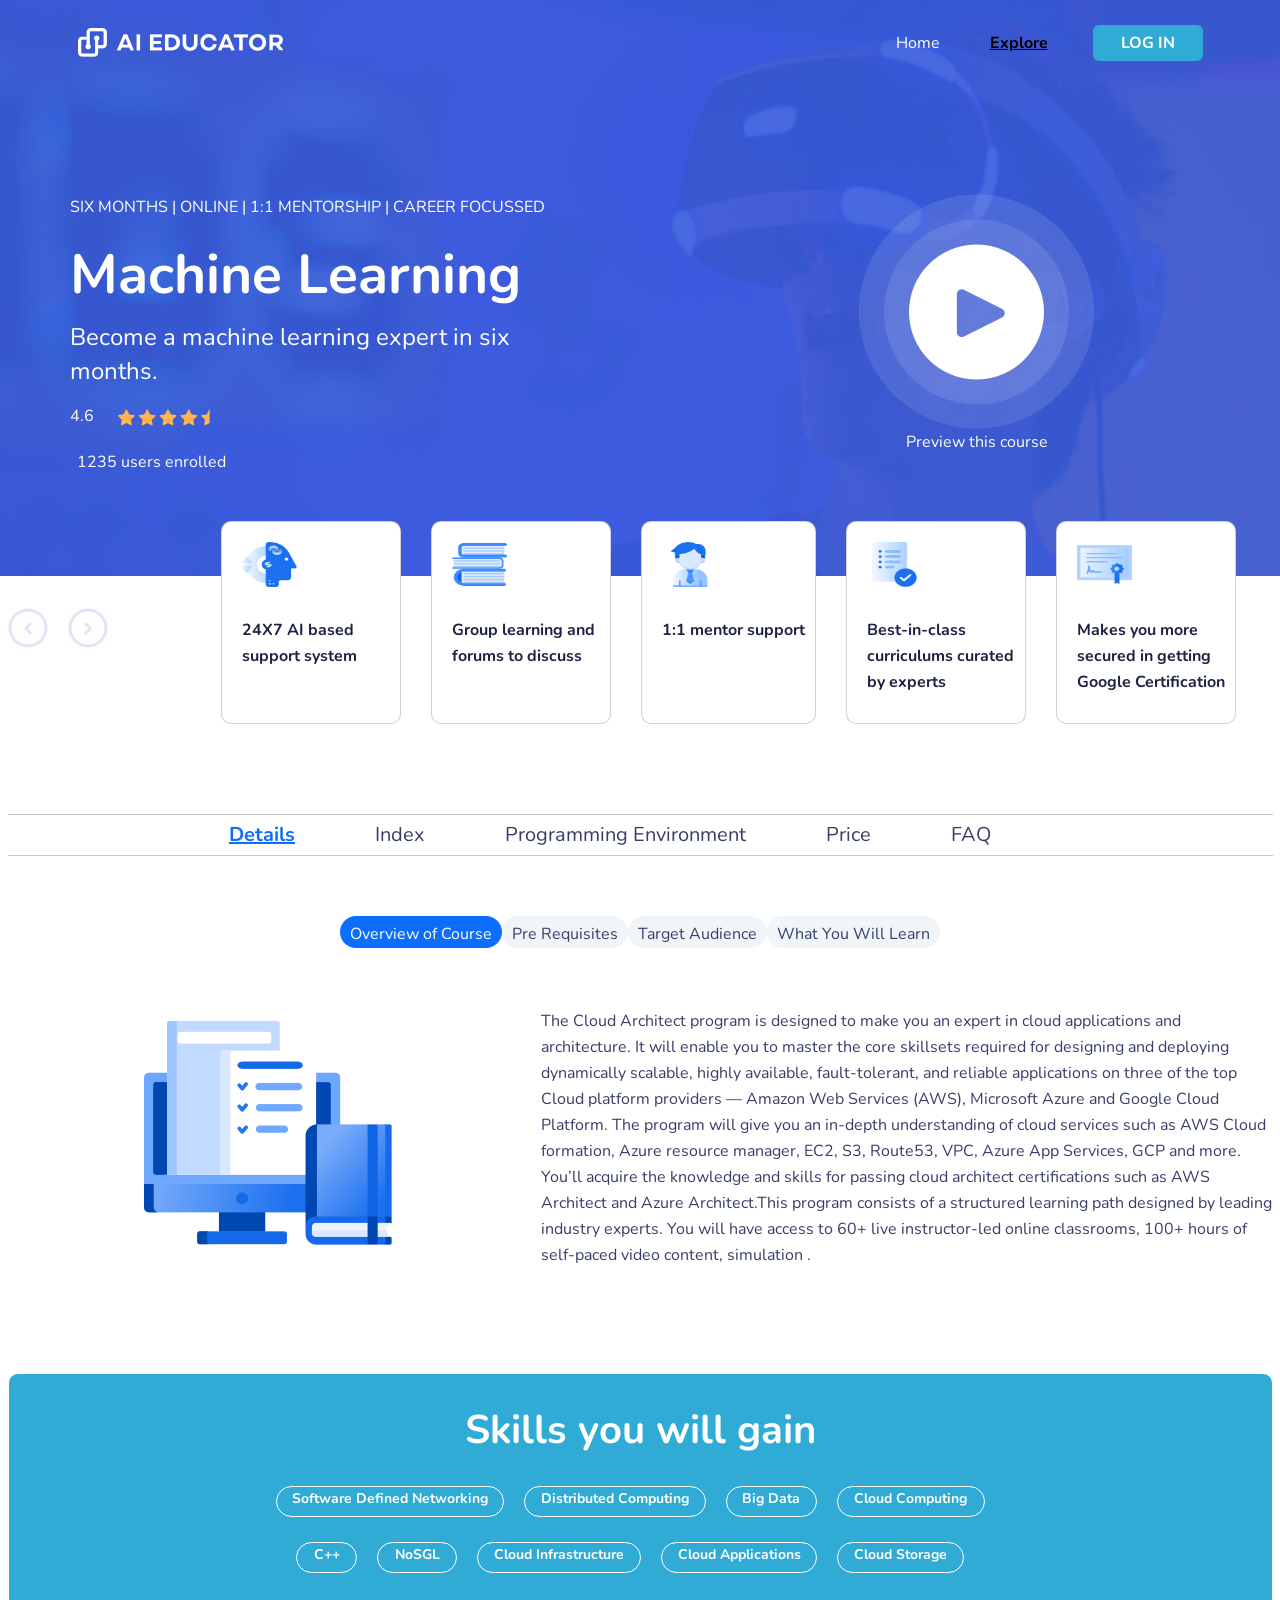
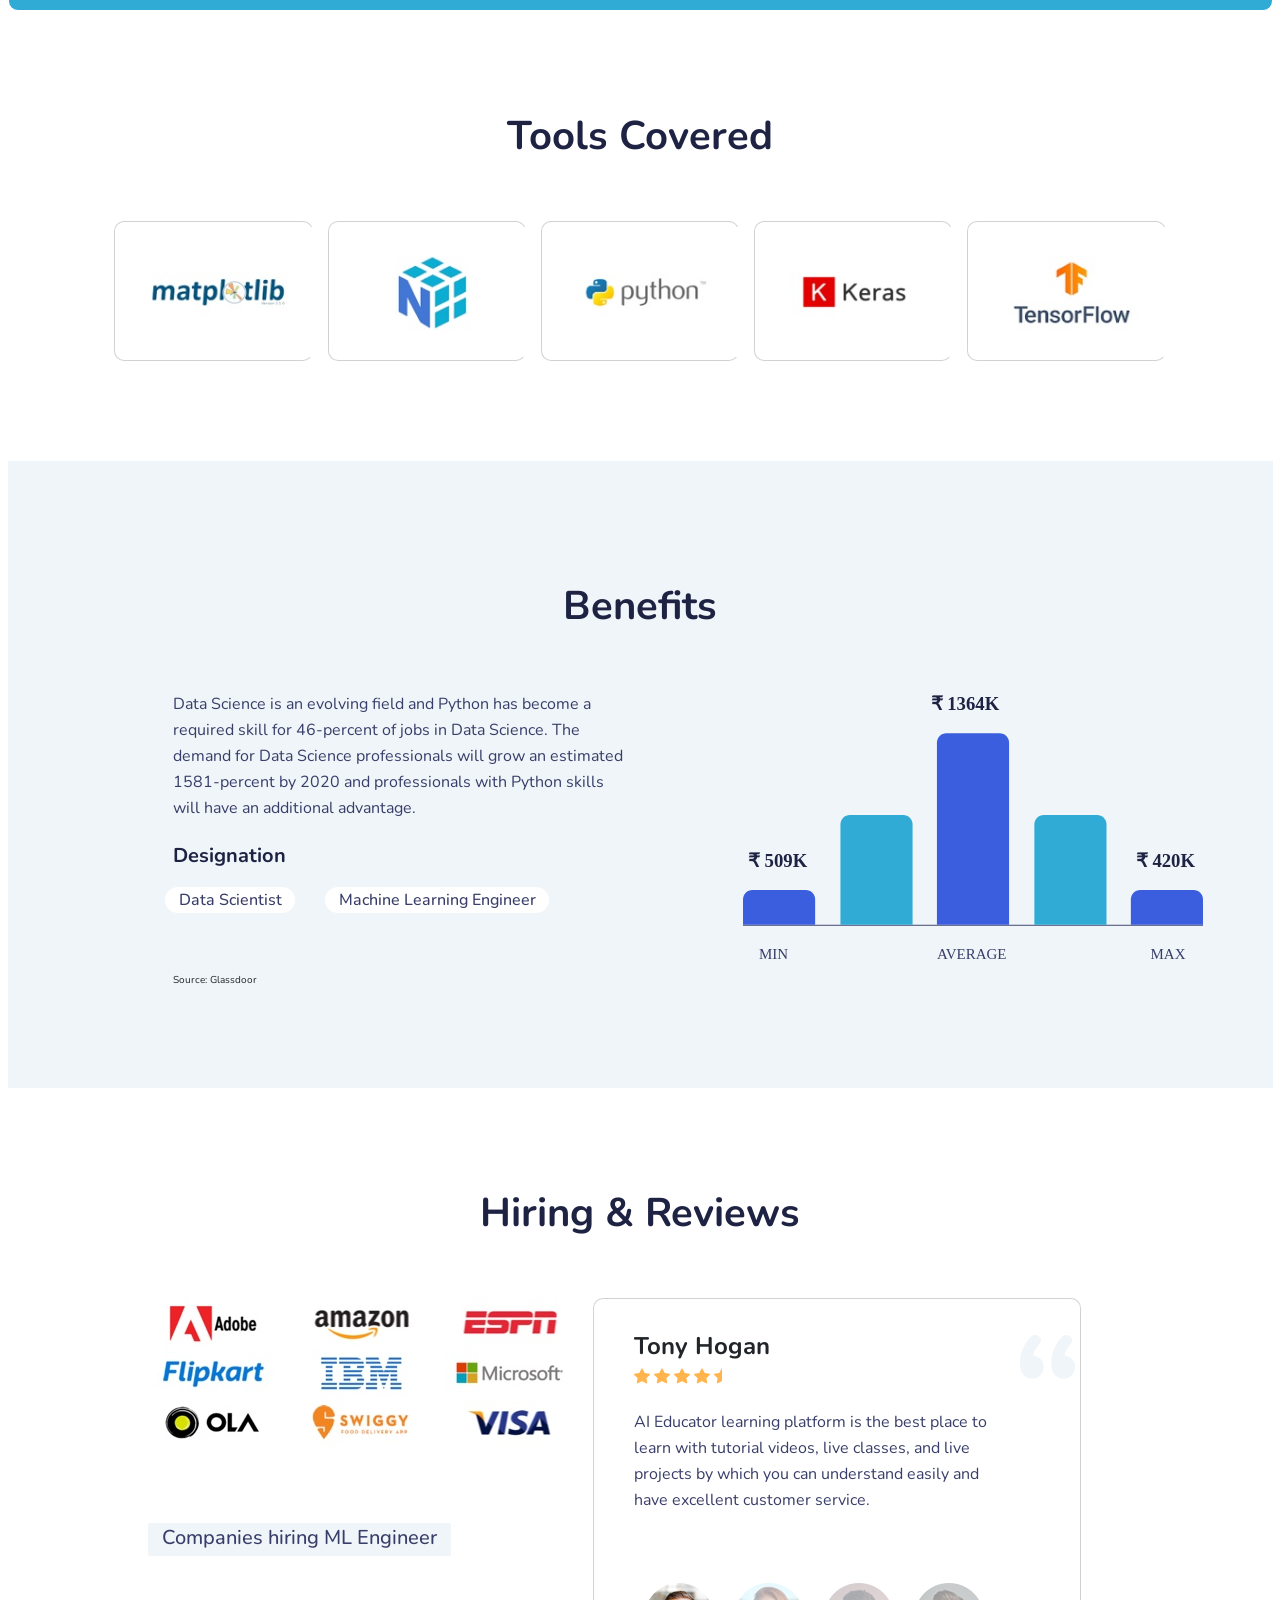
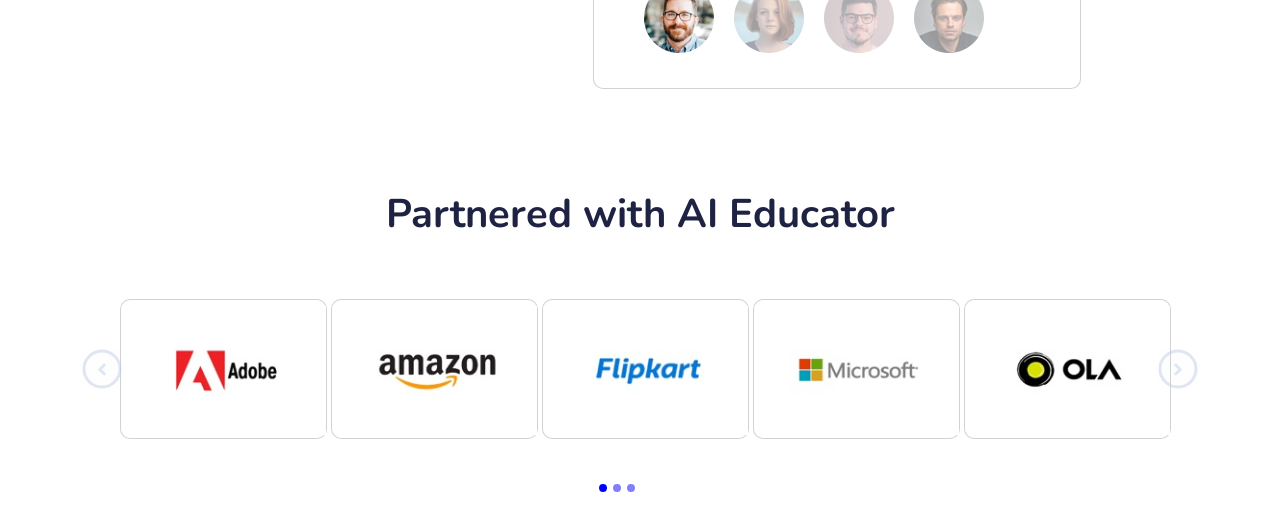
<file: exp.html>
<!doctype html>
<html lang="en">

<head>
    <!-- Required meta tags -->
    <meta charset="utf-8">
    <meta name="viewport" content="width=device-width, initial-scale=1">

    <!-- Bootstrap CSS -->
    <link href="https://cdn.jsdelivr.net/npm/bootstrap@5.0.0/dist/css/bootstrap.min.css" rel="stylesheet"
        integrity="sha384-wEmeIV1mKuiNpC+IOBjI7aAzPcEZeedi5yW5f2yOq55WWLwNGmvvx4Um1vskeMj0" crossorigin="anonymous">

    <link rel="stylesheet" href="style.css">

    <!-- font csss -->
    <link rel="preconnect" href="https://fonts.gstatic.com">
    <link href="https://fonts.googleapis.com/css2?family=Nunito:wght@400;700&display=swap" rel="stylesheet">

    <title>Course_Detail_01</title>
</head>

<body class="Course_Detail_01">
    <header>
        <div class="background">
            <img src='img/rectangle-6_2021-05-11/rectangle-6@2x.jpg' class="img-fluid bgimg">

            <nav class="navbar navbar-expand-lg rectangle">
                <div class="container-fluid">
                    <a class="navbar-brand" href="#"><img src="img/white_2021-05-13/white.png"
                            class="alogoaicolour"></a>
                    <button class="navbar-toggler" type="button" data-bs-toggle="collapse" data-bs-target="#navbarNav"
                        aria-controls="navbarNav" aria-expanded="false" aria-label="Toggle navigation">
                        <span class="navbar-toggler-icon"></span>
                    </button>
                    <div class="collapse navbar-collapse" id="navbarNav">
                        <ul class="navbar-nav ms-auto">
                            <li class="nav-item und">
                                <a class="nav-link Home" aria-current="page" href="#">Home</a>
                            </li>
                            <li class="nav-item und">
                                <a class="nav-link active Home" href="#">
                                    Explore
                                </a>
                            </li>
                            <li class="nav-item und">
                                <button type="button" class="btn Color">
                                    <h5 class="button-text Home text-center text-white">LOG IN</h5>
                                </button>
                            </li>
                        </ul>
                    </div>
                </div>
            </nav>

            <!-- end of navbar -->
            <div class=" container-fluid bgmar">
                <div class="row">
                    <div class="col-md-7">
                        <h5 class="SIX-MONTHS-ONLINE Home ">
                            SIX MONTHS | ONLINE | 1:1 MENTORSHIP | CAREER FOCUSSED
                        </h5>
                        <h1 class="Machine-Learning">Machine Learning</h1>
                        <h3 class="Become-a-machine-lea">Become a machine learning expert in six
                            <br><span>months.</span>
                        </h3>
                        <h5 class="star">4.6 <img src="img/5-stars.svg" class="_stars"></h5>
                        <div class="rec">
                            <h5 class="users">1235 users enrolled</h5>
                        </div>
                    </div>

                    <div class="col-md-5 text-center">
                        <img src="img/banner-video_2021-05-13/banner-video.png" class="banner-video" alt="banner-video">
                        <h5 class="users prev">Preview this course</h5>
                    </div>
                </div>
            </div>
        </div>
    </header>

    <!-- end of header part -->

    <div class="container-fluid">

        <section class="carsous">
            <div id="carouselExampleControls" class="carousel slide" data-bs-ride="carousel">
                <div class="carousel-inner">
                    <div class="row">
                        <div class="col-md-2 ">
                            <button class="carousel-control-prev btnlhs" type="button"
                                data-bs-target="#carouselExampleControls" data-bs-slide="prev">
                                <img src="img/arrow-lhs.svg" class="arrow-lhs" alt="arrow-lhs">
                            </button>
                            <button class="carousel-control-next btnrhs" type="button"
                                data-bs-target="#carouselExampleControls" data-bs-slide="next">
                                <img src="img/arrow-rhs.svg" class="arrow-rhs" alt="arrow-rhs">
                            </button>
                        </div>
                        <div class="col-md-10">
                            <div class="carousel-item active">
                                <div class="card me-5 mb-3" style="max-width: 18rem;">
                                    <img src="img/ai-support_2021-05-13/ai-support.png"
                                        class="card-img-top card-imgs img-fluid" alt="...">
                                    <div class="card-body">
                                        <h5 class="card-title cardtitle">24X7 AI based support system</h5>
                                    </div>
                                </div>
                                <div class="card me-5 mb-3" style="max-width: 18rem;">
                                    <img src="img/group-learning_2021-05-13/group-learning.png"
                                        class="card-img-top card-imgs" alt="...">
                                    <div class="card-body">
                                        <h5 class="card-title cardtitle">Group learning and forums to discuss</h5>
                                    </div>
                                </div>

                                <div class="card me-5 mb-3" style="max-width: 18rem;">
                                    <img src="img/mentor_2021-05-13/mentor.png" class="card-img-top card-imgs"
                                        alt="...">
                                    <div class="card-body">
                                        <h5 class="card-title cardtitle">1:1 mentor support</h5>
                                    </div>
                                </div>

                                <div class="card me-5 mb-3" style="max-width: 18rem;">
                                    <img src="img/best-in-class_2021-05-13/best-in-class.png"
                                        class="card-img-top card-imgs" alt="...">
                                    <div class="card-body">
                                        <h5 class="card-title cardtitle">Best-in-class curriculums curated by experts
                                        </h5>
                                    </div>
                                </div>
                                <div class="card me-3 mb-3" style="max-width: 18rem;">
                                    <img src="img/google-certification_2021-05-13/google-certification.png"
                                        class="card-img-top card-imgs" alt="...">
                                    <div class="card-body">
                                        <h5 class="card-title cardtitle">Makes you more secured in getting Google
                                            Certification
                                        </h5>
                                    </div>
                                </div>
                            </div>
                            <div class="carousel-item">
                                <div class="card me-5 mb-3" style="max-width: 18rem;">
                                    <img src="img/ai-support_2021-05-13/ai-support.png" class="card-img-top card-imgs"
                                        alt="...">
                                    <div class="card-body">
                                        <h5 class="card-title cardtitle">24X7 AI based support system</h5>
                                    </div>
                                </div>
                                <div class="card me-5 mb-3" style="max-width: 18rem;">
                                    <img src="img/group-learning_2021-05-13/group-learning.png"
                                        class="card-img-top card-imgs" alt="...">
                                    <div class="card-body">
                                        <h5 class="card-title cardtitle">Group learning and forums to discuss</h5>
                                    </div>
                                </div>

                                <div class="card me-5 mb-3" style="max-width: 18rem;">
                                    <img src="img/mentor_2021-05-13/mentor.png" class="card-img-top card-imgs"
                                        alt="...">
                                    <div class="card-body">
                                        <h5 class="card-title cardtitle">1:1 mentor support</h5>
                                    </div>
                                </div>

                                <div class="card me-5 mb-3" style="max-width: 18rem;">
                                    <img src="img/best-in-class_2021-05-13/best-in-class.png"
                                        class="card-img-top card-imgs" alt="...">
                                    <div class="card-body">
                                        <h5 class="card-title cardtitle">Best-in-class curriculums curated by experts
                                        </h5>
                                    </div>
                                </div>
                                <div class="card me-5 mb-3" style="max-width: 18rem;">
                                    <img src="img/google-certification_2021-05-13/google-certification.png"
                                        class="card-img-top card-imgs" alt="...">
                                    <div class="card-body">
                                        <h5 class="card-title cardtitle">Makes you more secured in getting Google
                                            Certification
                                        </h5>
                                    </div>
                                </div>
                            </div>

                            <div class="carousel-item">
                                <div class="card me-5 mb-3" style="max-width: 18rem;">
                                    <img src="img/ai-support_2021-05-13/ai-support.png" class="card-img-top card-imgs"
                                        alt="...">
                                    <div class="card-body">
                                        <h5 class="card-title cardtitle">24X7 AI based support system</h5>
                                    </div>
                                </div>
                                <div class="card me-5 mb-3" style="max-width: 18rem;">
                                    <img src="img/group-learning_2021-05-13/group-learning.png"
                                        class="card-img-top card-imgs" alt="...">
                                    <div class="card-body">
                                        <h5 class="card-title cardtitle">Group learning and forums to discuss</h5>
                                    </div>
                                </div>

                                <div class="card me-5 mb-3" style="max-width: 18rem;">
                                    <img src="img/mentor_2021-05-13/mentor.png" class="card-img-top card-imgs"
                                        alt="...">
                                    <div class="card-body">
                                        <h5 class="card-title cardtitle">1:1 mentor support</h5>
                                    </div>
                                </div>

                                <div class="card me-5 mb-3" style="max-width: 18rem;">
                                    <img src="img/best-in-class_2021-05-13/best-in-class.png"
                                        class="card-img-top card-imgs" alt="...">
                                    <div class="card-body">
                                        <h5 class="card-title cardtitle">Best-in-class curriculums curated by experts
                                        </h5>
                                    </div>
                                </div>
                                <div class="card me-5 mb-3" style="max-width: 18rem;">
                                    <img src="img/google-certification_2021-05-13/google-certification.png"
                                        class="card-img-top card-imgs" alt="...">
                                    <div class="card-body">
                                        <h5 class="card-title cardtitle">Makes you more secured in getting Google
                                            Certification
                                        </h5>
                                    </div>
                                </div>
                            </div>
                        </div>
                    </div>
                </div>

            </div>

        </section>

        <!-- end of carousel part -->

        <section class="tabs">
            <hr>
            <div class="row">
                <div class="col-md-12">

                    <ul class="nav nav-pills nrmlpills  justify-content-center" id="pills-tab" role="tablist">
                        <li class="nav-item und " role="presentation">
                            <a class="nav-link active details " id="pills-Details-tab" data-bs-toggle="pill"
                                data-bs-target="#pills-Details" type="button" role="tab" aria-controls="pills-Details"
                                aria-selected="true">Details</a>
                        </li>
                        <li class="nav-item und" role="presentation">
                            <a class="nav-link remaintext " id="pills-Index-tab" data-bs-toggle="pill"
                                data-bs-target="#pills-Index" type="button" role="tab" aria-controls="pills-Index"
                                aria-selected="false">Index</a>
                        </li>
                        <li class="nav-item und" role="presentation">
                            <a class="nav-link remaintext" id="pills-Programming-tab" data-bs-toggle="pill"
                                data-bs-target="#pills-Programming" type="button" role="tab"
                                aria-controls="pills-Programming" aria-selected="false">Programming
                                Environment</a>
                        </li>
                        <li class="nav-item und" role="presentation">
                            <a class="nav-link remaintext " id="pills-Price-tab" data-bs-toggle="pill"
                                data-bs-target="#pills-Price" type="button" role="tab" aria-controls="pills-Price"
                                aria-selected="false">Price</a>
                        </li>
                        <li class="nav-item und" role="presentation">
                            <a class="nav-link remaintext " id="pills-FAQ-tab" data-bs-toggle="pill"
                                data-bs-target="#pills-FAQ" type="button" role="tab" aria-controls="pills-FAQ"
                                aria-selected="false">FAQ</a>
                        </li>
                    </ul>
                    <hr>
                    <div class="tab-content" id="pills-tabContent">

                        <!-- details tab contents -->

                        <div class="tab-pane fade show active mt-5 pt-5" id="pills-Details" role="tabpanel"
                            aria-labelledby="pills-Details-tab">
                            <section>
                                <div class="row">
                                    <ul class="nav nav-pills roundedpill justify-content-center" id="pills-tab"
                                        role="tablist">
                                        <li class="nav-item" role="presentation">
                                            <button class="nav-link active button1 rounded-pill" id="pills-overview-tab"
                                                data-bs-toggle="pill" data-bs-target="#pills-overview" type="button"
                                                role="tab" aria-controls="pills-overview" aria-selected="true">
                                                Overview of Course
                                            </button>
                                        </li>
                                        <li class="nav-item" role="presentation">
                                            <button class="nav-link button2 rounded-pill" id="pills-pre-tab"
                                                data-bs-toggle="pill" data-bs-target="#pills-pre" type="button"
                                                role="tab" aria-controls="pills-pre" aria-selected="false">
                                                Pre Requisites
                                            </button>
                                        </li>
                                        <li class="nav-item" role="presentation">
                                            <button class="nav-link button2 button3 rounded-pill" id="pills-Target-tab"
                                                data-bs-toggle="pill" data-bs-target="#pills-Target" type="button"
                                                role="tab" aria-controls="pills-Target" aria-selected="false">
                                                Target Audience
                                            </button>
                                        </li>
                                        <li class="nav-item" role="presentation">
                                            <button class="nav-link button2 button4 rounded-pill" id="pills-Learn-tab"
                                                data-bs-toggle="pill" data-bs-target="#pills-Learn" type="button"
                                                role="tab" aria-controls="pills-Learn" aria-selected="false">
                                                What You Will Learn
                                            </button>
                                        </li>
                                    </ul>
                                    <div class="tab-content" id="pills-tabContent">

                                        <!-- overview tab contents -->

                                        <div class="tab-pane fade show active" id="pills-overview" role="tabpanel"
                                            aria-labelledby="pills-overview-tab">
                                            <div class="row justify-content-center mt-5 pt-5">
                                                <div class="col-md-5 text-center">
                                                    <img src="img/course-overview_2021-05-13/course-overview.png"
                                                        class="overview img-fluid" alt=" overview">
                                                </div>
                                                <div class="col-md-7">
                                                    <h5 class="cloud">The Cloud Architect program is designed to make
                                                        you an
                                                        expert in cloud
                                                        applications and architecture. It will enable you
                                                        to master the core skillsets required for designing and
                                                        deploying
                                                        dynamically
                                                        scalable,
                                                        highly
                                                        available,
                                                        fault-tolerant, and reliable applications on three of the top
                                                        Cloud
                                                        platform
                                                        providers —
                                                        Amazon
                                                        Web Services (AWS),
                                                        Microsoft Azure and Google Cloud Platform. The program will give
                                                        you
                                                        an in-depth
                                                        understanding
                                                        of cloud services such as
                                                        AWS Cloud formation, Azure resource manager, EC2, S3, Route53,
                                                        VPC,
                                                        Azure App
                                                        Services, GCP
                                                        and
                                                        more.
                                                        You’ll acquire the knowledge and skills for passing cloud
                                                        architect
                                                        certifications
                                                        such as
                                                        AWS
                                                        Architect and Azure
                                                        Architect.This program consists of a structured learning path
                                                        designed by leading
                                                        industry
                                                        experts. You will have access
                                                        to 60+ live instructor-led online classrooms, 100+ hours of
                                                        self-paced video
                                                        content,
                                                        simulation
                                                        .</h5>
                                                </div>
                                            </div>
                                        </div>

                                        <!-- pre tab contents -->

                                        <div class="tab-pane fade" id="pills-pre" role="tabpanel"
                                            aria-labelledby="pills-pre-tab">
                                            <div class="row justify-content-center align-items-center mt-5 pt-5">
                                                <div class="col-md-5 text-center">
                                                    <img src="img/pre-requisites_2021-05-16/pre-requisites.png"
                                                        class="pre-requisites img-fluid" alt="pre-requisites">
                                                </div>
                                                <div class="col-md-7">
                                                    <ul>
                                                        <li>
                                                            <h5 class="cloud">There are no technical prerequisites.</h5>
                                                        </li>
                                                        <li>
                                                            <h5 class="cloud">A PC or MAC with internet connection.</h5>
                                                        </li>
                                                    </ul>
                                                </div>
                                            </div>
                                        </div>

                                        <!-- Taregt tab contents -->

                                        <div class="tab-pane fade" id="pills-Target" role="tabpanel"
                                            aria-labelledby="pills-Target-tab">
                                            <div class="row justify-content-center align-items-center pt-5 mt-5">
                                                <div class="col-md-5 text-center">
                                                    <img src="img/target-audience_2021-05-16/target-audience.png"
                                                        class="Target img-fluid" alt="Target">
                                                </div>
                                                <div class="col-md-7">
                                                    <ul>
                                                        <li>
                                                            <h5 class="cloud">This introduction to Cloud Computing will
                                                                help
                                                                anyone who is
                                                                in, or getting into professional IT</h5>
                                                        </li>
                                                        <li>
                                                            <h5 class="cloud">Data Scientist, Developers, Architects,
                                                                Operational, Managers,
                                                                CIO's: this course is for you all.</h5>
                                                        </li>
                                                        <li>
                                                            <h5 class="cloud">If you have previous experience of the
                                                                cloud,
                                                                you might learn
                                                                something about the broadness
                                                                of the topic.</h5>
                                                        </li>

                                                    </ul>
                                                </div>
                                            </div>
                                        </div>

                                        <!-- learn tab contents -->

                                        <div class="tab-pane fade" id="pills-Learn" role="tabpanel"
                                            aria-labelledby="pills-Learn-tab">
                                            <div class="row justify-content-center mt-5 pt-5">
                                                <div class="col-md-5 text-center">
                                                    <img src="img/you-will-learn_2021-05-16/you-will-learn.png"
                                                        class="learn img-fluid" alt="learn">
                                                </div>
                                                <div class="col-md-7">
                                                    <ul>
                                                        <li>
                                                            <h5 class="cloud">Have a fundamental understanding of the
                                                                Python
                                                                programming
                                                                language.</h5>
                                                        </li>
                                                        <li>
                                                            <h5 class="cloud">Have the skills and understanding of
                                                                Python to
                                                                confidently
                                                                apply for Python programming jobs.</h5>
                                                        </li>
                                                        <li>
                                                            <h5 class="cloud">Acquire the pre-requisite Python skills to
                                                                move into specific
                                                                branches - Machine Learning,
                                                                Data Science, etc.</h5>
                                                        </li>
                                                        <li>
                                                            <h5 class="cloud">Learn Python from experienced professional
                                                                software
                                                                developers.</h5>
                                                        </li>
                                                        <li>
                                                            <h5 class="cloud">Add the Python Object-Oriented Programming
                                                                (OOP) skills to
                                                                your résume.</h5>
                                                        </li>
                                                        <li>
                                                            <h5 class="cloud">Use Python for Data Science and Machine
                                                                Learning</h5>
                                                        </li>
                                                        <li>
                                                            <h5 class="cloud">Learn to use NumPy for Numerical Data</h5>
                                                        </li>
                                                        <li>
                                                            <h5 class="cloud">Learn to use Pandas for Data Analysis</h5>
                                                        </li>
                                                        <li>
                                                            <h5 class="cloud">Learn to use Matplotlib for Python
                                                                Plotting
                                                            </h5>
                                                        </li>
                                                        <li>
                                                            <h5 class="cloud">Understand the intuition behind Artificial
                                                                Neural Networks
                                                            </h5>
                                                        </li>
                                                        <li>
                                                            <h5 class="cloud">Build artificial neural networks with
                                                                Tensorflow and Keras
                                                            </h5>
                                                        </li>
                                                        <li>
                                                            <h5 class="cloud">Add the Python Object-Oriented Programming
                                                                (OOP) skills to
                                                                your résume.</h5>
                                                        </li>
                                                        <li>
                                                            <h5 class="cloud">Apply Artificial Neural Networks in
                                                                practice
                                                            </h5>
                                                        </li>
                                                        <li>
                                                            <h5 class="cloud">Understand the intuition behind
                                                                Convolutional
                                                                Neural Networks
                                                            </h5>
                                                        </li>
                                                        <li>
                                                            <h5 class="cloud">Apply Convolutional Neural Networks in
                                                                practice using
                                                                tensorflow2.x</h5>
                                                        </li>
                                                        <li>
                                                            <h5 class="cloud">Understand the intuition behind Recurrent
                                                                Neural Networks</h5>
                                                        </li>
                                                        <li>
                                                            <h5 class="cloud">Apply Recurrent Neural Networks in
                                                                practice
                                                                using
                                                                tensorflow2.x</h5>
                                                        </li>
                                                    </ul>
                                                </div>
                                            </div>
                                        </div>
                                    </div>
                                </div>

                            </section>

                            <!-- enf of tabs section -->

                            <section>
                                <div class="skills">
                                    <h2 class="gain">Skills you will gain</h2>
                                    <div class="row justify-content-center">
                                        <div class="col-md-3 skillbox rounded-pill">
                                            <h6 class="Tags">Software Defined Networking</h6>
                                        </div>
                                        <div class="col-md-3 skillbox rounded-pill" style="width:182px ;">
                                            <h6 class="Tags">Distributed Computing</h6>
                                        </div>
                                        <div class="col-md-3 skillbox rounded-pill" style="width: 91px;">
                                            <h6 class="Tags">Big Data</h6>
                                        </div>
                                        <div class="col-md-3 skillbox rounded-pill" style="width:148px ;">
                                            <h6 class="Tags">Cloud Computing</h6>
                                        </div>
                                    </div>
                                    <div class="row justify-content-center" style="margin-bottom: 12px;">
                                        <div class="col-md-2 skillbox rounded-pill" style="width:61px ;">
                                            <h6 class="Tags">C++</h6>
                                        </div>
                                        <div class="col-md-2 skillbox rounded-pill" style="width:80px ;">
                                            <h6 class="Tags">NoSGL</h6>
                                        </div>
                                        <div class="col-md-3 skillbox rounded-pill" style="width: 164px;">
                                            <h6 class="Tags">Cloud Infrastructure</h6>
                                        </div>
                                        <div class="col-md-3 skillbox rounded-pill" style="width:156px ;">
                                            <h6 class="Tags">Cloud Applications</h6>
                                        </div>
                                        <div class="col-md-2 skillbox rounded-pill" style="width:127px ;">
                                            <h6 class="Tags">Cloud Storage</h6>
                                        </div>

                                    </div>

                                </div>
                            </section>

                            <!-- end of skill sections -->

                            <section style="margin-top: 100px;">
                                <h2 class="tools text-center">
                                    Tools Covered
                                </h2>
                                <div id="carouselExampleControls" class="carousel slide" data-bs-ride="carousel">
                                    <div class="carousel-inner">
                                        <div class="carousel-item active">
                                            <div class="row justify-content-center">
                                                <div class="col-md-1"></div>
                                                <div class="col-md-2">
                                                    <div class="card cards1">
                                                        <img src="img/matplotli_2021-05-12/matplotli.jpg"
                                                            class="card-img-top caimg img-fluid" alt="matplotli">
                                                    </div>
                                                </div>
                                                <div class="col-md-2">
                                                    <div class="card cards1">
                                                        <img src="img/n_2021-05-12/n.jpg"
                                                            class="card-img-top caimg img-fluid" alt="n_2021-05-12">
                                                    </div>
                                                </div>

                                                <div class="col-md-2">
                                                    <div class="card cards1">
                                                        <img src="img/python_2021-05-12/python.jpg"
                                                            class="card-img-top caimg img-fluid" alt="python">
                                                    </div>
                                                </div>

                                                <div class="col-md-2">
                                                    <div class="card cards1">
                                                        <img src="img/keras_2021-05-12/keras.jpg"
                                                            class="card-img-top caimg img-fluid" alt="keras">
                                                    </div>
                                                </div>
                                                <div class="col-md-2">
                                                    <div class="card cards1">
                                                        <img src="img/tensorflow_2021-05-12/tensorflow.jpg"
                                                            class="card-img-top caimg img-fluid" alt="tensorflow">
                                                    </div>
                                                </div>
                                                <div class="col-md-1"></div>

                                            </div>
                                        </div>
                                        <div class="carousel-item">
                                            <div class="row justify-content-center">
                                                <div class="col-md-1"></div>
                                                <div class="col-md-2">
                                                    <div class="card cards1">
                                                        <img src="img/matplotli_2021-05-12/matplotli.jpg"
                                                            class="card-img-top caimg img-fluid" alt="matplotli">
                                                    </div>
                                                </div>
                                                <div class="col-md-2">
                                                    <div class="card cards1">
                                                        <img src="img/n_2021-05-12/n.jpg"
                                                            class="card-img-top caimg img-fluid" alt="n_2021-05-12">
                                                    </div>
                                                </div>

                                                <div class="col-md-2">
                                                    <div class="card cards1">
                                                        <img src="img/python_2021-05-12/python.jpg"
                                                            class="card-img-top caimg img-fluid" alt="python">
                                                    </div>
                                                </div>

                                                <div class="col-md-2">
                                                    <div class="card cards1">
                                                        <img src="img/keras_2021-05-12/keras.jpg"
                                                            class="card-img-top caimg img-fluid" alt="keras">
                                                    </div>
                                                </div>
                                                <div class="col-md-2">
                                                    <div class="card cards1">
                                                        <img src="img/tensorflow_2021-05-12/tensorflow.jpg"
                                                            class="card-img-top caimg img-fluid" alt="tensorflow">
                                                    </div>
                                                </div>
                                                <div class="col-md-1"></div>
                                            </div>
                                        </div>
                                        <div class="carousel-item">
                                            <div class="row justify-content-center">
                                                <div class="col-md-1"></div>
                                                <div class="col-md-2">
                                                    <div class="card cards1">
                                                        <img src="img/matplotli_2021-05-12/matplotli.jpg"
                                                            class="card-img-top caimg img-fluid" alt="matplotli">
                                                    </div>
                                                </div>
                                                <div class="col-md-2">
                                                    <div class="card cards1">
                                                        <img src="img/n_2021-05-12/n.jpg"
                                                            class="card-img-top caimg img-fluid" alt="n_2021-05-12">
                                                    </div>
                                                </div>

                                                <div class="col-md-2">
                                                    <div class="card cards1">
                                                        <img src="img/python_2021-05-12/python.jpg"
                                                            class="card-img-top caimg img-fluid" alt="python">
                                                    </div>
                                                </div>

                                                <div class="col-md-2">
                                                    <div class="card cards1">
                                                        <img src="img/keras_2021-05-12/keras.jpg"
                                                            class="card-img-top caimg img-fluid" alt="keras">
                                                    </div>
                                                </div>
                                                <div class="col-md-2">
                                                    <div class="card cards1">
                                                        <img src="img/tensorflow_2021-05-12/tensorflow.jpg"
                                                            class="card-img-top caimg img-fluid" alt="tensorflow">
                                                    </div>
                                                </div>
                                                <div class="col-md-1"></div>
                                            </div>
                                        </div>
                                    </div>
                                    <button class="carousel-control-prev carprev" type="button"
                                        data-bs-target="#carouselExampleControls" data-bs-slide="prev">
                                        <span class="carousel-control-prev-icon" aria-hidden="true"></span>
                                        <span class="visually-hidden">Previous</span>
                                    </button>
                                    <button class="carousel-control-next carprev" type="button"
                                        data-bs-target="#carouselExampleControls" data-bs-slide="next">
                                        <span class="carousel-control-next-icon" aria-hidden="true"></span>
                                        <span class="visually-hidden">Next</span>
                                    </button>
                                </div>

                            </section>

                            <!-- enf of tools carousel sections -->

                            <section class="benefits">
                                <div class="text-center">
                                    <h2 class="tools" style="padding-top:60px"> Benefits</h2>
                                </div>
                                <div class="row justify-content-center">
                                    <div class="col-md-1"></div>
                                    <div class="col-md-5">
                                        <h5 class="data">Data Science is an evolving field and Python has become a
                                            required
                                            skill for
                                            46-percent
                                            of jobs in Data Science. The
                                            demand for Data Science professionals will grow an estimated 1581-percent by
                                            2020 and
                                            professionals
                                            with Python skills
                                            will have an additional advantage.</h5>
                                        <h4 class="des">Designation</h4>
                                        <div class="row">
                                            <div class="col-md-5 mt-2 me-5 data1 rounded-pill">
                                                <h5 class=" text-center h5text mb-0">Data Scientist</h5>
                                            </div>
                                            <div class="col-md-7 mt-2 data2 rounded-pill">
                                                <h5 class=" text-center h5text mb-0">Machine Learning Engineer</h5>
                                            </div>
                                        </div>
                                        <p class="mt-5 pt-5">Source: Glassdoor</p>
                                    </div>
                                    <div class="col-md-1"></div>
                                    <div class="col-md-5">
                                        <img src="img/graph.svg" class="img-fluid" style="padding-bottom:60px;" alt="">
                                    </div>
                                </div>

                            </section>
                            <section class="hiring">
                                <div>
                                    <h2 class="tools text-center">
                                        Hiring & Reviews
                                    </h2>
                                    <div style="margin-left: 70px;">
                                        <div class="row">
                                            <div class="col-md-5">
                                                <div class="row brand">
                                                    <div class="col-md-4">
                                                        <img src="img/hiring/adobe_2021-05-12/adobe.jpg" alt="">
                                                    </div>
                                                    <div class="col-md-4">
                                                        <img src="img/hiring/amazon_2021-05-12/amazon.jpg" alt="">
                                                    </div>
                                                    <div class="col-md-4">
                                                        <img src="img/hiring/espn_2021-05-12/espn.jpg" alt="">
                                                    </div>
                                                </div>
                                                <div class="row brand">
                                                    <div class="col-md-4">
                                                        <img src="img/hiring/flipkart_2021-05-12/flipkart.jpg" alt="">
                                                    </div>
                                                    <div class="col-md-4">
                                                        <img src="img/hiring/ibm_2021-05-12/ibm.jpg" alt="">
                                                    </div>
                                                    <div class="col-md-4">
                                                        <img src="img/hiring/microsoft_2021-05-12/microsoft.jpg" alt="">
                                                    </div>
                                                </div>
                                                <div class="row brand">
                                                    <div class="col-md-4">
                                                        <img src="img/hiring/ola_2021-05-12/ola.jpg" alt="">
                                                    </div>
                                                    <div class="col-md-4">
                                                        <img src="img/hiring/swiggy_2021-05-12/swiggy.jpg" alt="">
                                                    </div>
                                                    <div class="col-md-4">
                                                        <img src="img/hiring/visa_2021-05-12/visa.jpg" alt="">
                                                    </div>
                                                </div>
                                                <div class="hiringrec text-center">
                                                    <h4 class="h4text mb-0 ">Companies hiring ML Engineer</h4>

                                                </div>

                                            </div>
                                            <div class="col-md-7">
                                                <div class="card" style="width: 80%; height: auto; padding: 20px 30px;">
                                                    <div class="card-body justify-content-center">

                                                        <div class="tab-content" id="pills-tabContent">
                                                            <div class="tab-pane fade show active" id="pills-img1"
                                                                role="tabpanel" aria-labelledby="pills-img1-tab">
                                                                <div class="row">
                                                                    <div class="col-md-11">
                                                                        <h3 class="card-title tony">Tony Hogan</h3>
                                                                        <img src="img/5-stars.svg"
                                                                            style="width: 96px; height: 16px;" alt="">
                                                                        <h5 class="cloud" style="margin-top: 25px;">AI
                                                                            Educator
                                                                            learning platform is
                                                                            the
                                                                            best
                                                                            place to learn with tutorial
                                                                            videos, live
                                                                            classes, and live projects by which
                                                                            you can understand easily and have excellent
                                                                            customer
                                                                            service.
                                                                        </h5>
                                                                    </div>
                                                                    <div class="col-md-1 text-end">
                                                                        <img src="img/quotation.svg" alt="">
                                                                    </div>
                                                                </div>
                                                            </div>
                                                            <div class="tab-pane fade" id="pills-img2" role="tabpanel"
                                                                aria-labelledby="pills-img2-tab">
                                                                <div class="row">
                                                                    <div class="col-md-11">
                                                                        <h3 class="card-title tony">Tony Hogan</h3>
                                                                        <img src="img/5-stars.svg"
                                                                            style="width: 96px; height: 16px;" alt="">
                                                                        <h5 class="cloud" style="margin-top: 25px;">AI
                                                                            Educator
                                                                            learning platform is
                                                                            the
                                                                            best
                                                                            place to learn with tutorial
                                                                            videos, live
                                                                            classes, and live projects by which
                                                                            you can understand easily and have excellent
                                                                            customer
                                                                            service.
                                                                        </h5>
                                                                    </div>
                                                                    <div class="col-md-1 text-end">
                                                                        <img src="img/quotation.svg" alt="">
                                                                    </div>
                                                                </div>
                                                            </div>
                                                            <div class="tab-pane fade" id="pills-img3" role="tabpanel"
                                                                aria-labelledby="pills-img3-tab">

                                                                <div class="row">
                                                                    <div class="col-md-11">
                                                                        <h3 class="card-title tony">Tony Hogan</h3>
                                                                        <img src="img/5-stars.svg"
                                                                            style="width: 96px; height: 16px;" alt="">
                                                                        <h5 class="cloud" style="margin-top: 25px;">AI
                                                                            Educator
                                                                            learning platform is
                                                                            the
                                                                            best
                                                                            place to learn with tutorial
                                                                            videos, live
                                                                            classes, and live projects by which
                                                                            you can understand easily and have excellent
                                                                            customer
                                                                            service.
                                                                        </h5>
                                                                    </div>
                                                                    <div class="col-md-1 text-end">
                                                                        <img src="img/quotation.svg" alt="">
                                                                    </div>
                                                                </div>
                                                            </div>
                                                            <div class="tab-pane fade" id="pills-img4" role="tabpanel"
                                                                aria-labelledby="pills-img4-tab">

                                                                <div class="row">
                                                                    <div class="col-md-11">
                                                                        <h3 class="card-title tony">Tony Hogan</h3>
                                                                        <img src="img/5-stars.svg"
                                                                            style="width: 96px; height: 16px;" alt="">
                                                                        <h5 class="cloud" style="margin-top: 25px;">AI
                                                                            Educator
                                                                            learning platform is
                                                                            the
                                                                            best
                                                                            place to learn with tutorial
                                                                            videos, live
                                                                            classes, and live projects by which
                                                                            you can understand easily and have excellent
                                                                            customer
                                                                            service.
                                                                        </h5>
                                                                    </div>
                                                                    <div class="col-md-1 text-end">
                                                                        <img src="img/quotation.svg" alt="">
                                                                    </div>
                                                                </div>
                                                            </div>
                                                        </div>
                                                        <ul class="nav nav-pills mt-5 pt-5" id="pills-tab"
                                                            role="tablist">
                                                            <li class="nav-item" role="presentation">
                                                                <button class="nav-link bg-white active"
                                                                    id="pills-img1-tab" data-bs-toggle="pill"
                                                                    data-bs-target="#pills-img1" type="button"
                                                                    role="tab" aria-controls="pills-img1"
                                                                    aria-selected="true"><img
                                                                        src="img/img-1_2021-05-17/img-1.png"
                                                                        class="img-fluid" alt="image1"></button>
                                                            </li>
                                                            <li class="nav-item" role="presentation">
                                                                <button class="nav-link " id="pills-img2-tab"
                                                                    data-bs-toggle="pill" data-bs-target="#pills-img2"
                                                                    type="button" role="tab" aria-controls="pills-img2"
                                                                    aria-selected="false"><img
                                                                        src="img/img-2_2021-05-17/img-2.png" alt="img2"
                                                                        class="img-fluid"></button>
                                                            </li>
                                                            <li class="nav-item" role="presentation">
                                                                <button class="nav-link" id="pills-img3-tab"
                                                                    data-bs-toggle="pill" data-bs-target="#pills-img3"
                                                                    type="button" role="tab" aria-controls="pills-img3"
                                                                    aria-selected="false"><img
                                                                        src="img/img-3_2021-05-17/img-3.png"
                                                                        class="img-fluid" alt=" img3"></button>
                                                            </li>
                                                            <li class="nav-item" role="presentation">
                                                                <button class="nav-link" id="pills-img4-tab"
                                                                    data-bs-toggle="pill" data-bs-target="#pills-img4"
                                                                    type="button" role="tab" aria-controls="pills-img4"
                                                                    aria-selected="false"><img
                                                                        src="img/img-4_2021-05-17/img-4.png"
                                                                        class="img-fluid" alt=" img4"></button>
                                                            </li>
                                                        </ul>

                                                    </div>
                                                </div>

                                            </div>
                                        </div>
                                    </div>
                                </div>
                            </section>
                            <section style="margin-top: 100px;">
                                <h2 class="tools text-center">
                                    Partnered with AI Educator
                                </h2>
                                <div id="carouselParnterIndicators" class="carousel slide" data-bs-ride="carousel">
                                    <div class="carousel-indicators partnercarind">
                                        <button type="button" class="active"
                                            style=" border-radius: 50%;height: 8px;width: 8px;   background-color: blue;"
                                            data-bs-target="#carouselParnterIndicators" data-bs-slide-to="0"
                                            aria-current="true" aria-label="Slide 1"></button>
                                        <button type="button"
                                            style=" border-radius: 50%;height: 8px;width: 8px;   background-color: blue;"
                                            data-bs-target="#carouselParnterIndicators" data-bs-slide-to="1"
                                            aria-label="Slide 2"></button>
                                        <button type="button"
                                            style=" border-radius: 50%;height: 8px;width: 8px;   background-color: blue;"
                                            data-bs-target="#carouselParnterIndicators" data-bs-slide-to="2"
                                            aria-label="Slide 3"></button>
                                    </div>
                                    <div class="carousel-inner">
                                        <div class="carousel-item active">
                                            <div class="row m-0 justify-content-center">
                                                <div class="col-md-1"></div>
                                                <div class="col-md-2">
                                                    <div class="card cards1">
                                                        <img src="img/adobe_2021-05-13 (1)/adobe.jpg"
                                                            class="card-img-top caimg" alt="...">
                                                    </div>
                                                </div>
                                                <div class="col-md-2">
                                                    <div class="card cards1">
                                                        <img src="img/amazon_2021-05-13/amazon.jpg"
                                                            class="card-img-top caimg" alt="...">
                                                    </div>
                                                </div>

                                                <div class="col-md-2">
                                                    <div class="card cards1">
                                                        <img src="img/flipkart_2021-05-13/flipkart.jpg "
                                                            class="card-img-top caimg" alt="...">
                                                    </div>
                                                </div>

                                                <div class="col-lg-2 col-md-2">
                                                    <div class="card cards1">
                                                        <img src="img/microsoft_2021-05-13/microsoft.jpg"
                                                            class="card-img-top caimg" alt="...">
                                                    </div>
                                                </div>
                                                <div class="col-md-2">
                                                    <div class="card cards1">
                                                        <img src="img/ola_2021-05-13/ola.jpg" class="card-img-top caimg"
                                                            alt="...">
                                                    </div>
                                                </div>
                                                <div class="col-md-1"></div>
                                            </div>
                                        </div>
                                        <div class="carousel-item">
                                            <div class="row m-0 justify-content-center">
                                                <div class="col-md-1"></div>
                                                <div class="col-md-2">
                                                    <div class="card cards1">
                                                        <img src="img/adobe_2021-05-13 (1)/adobe.jpg"
                                                            class="card-img-top caimg" alt="...">
                                                    </div>
                                                </div>
                                                <div class="col-md-2">
                                                    <div class="card cards1">
                                                        <img src="img/amazon_2021-05-13/amazon.jpg"
                                                            class="card-img-top caimg" alt="...">
                                                    </div>
                                                </div>

                                                <div class="col-md-2">
                                                    <div class="card cards1">
                                                        <img src="img/flipkart_2021-05-13/flipkart.jpg "
                                                            class="card-img-top caimg" alt="...">
                                                    </div>
                                                </div>

                                                <div class="col-md-2">
                                                    <div class="card cards1">
                                                        <img src="img/microsoft_2021-05-13/microsoft.jpg"
                                                            class="card-img-top caimg" alt="...">
                                                    </div>
                                                </div>
                                                <div class="col-md-2">
                                                    <div class="card cards1">
                                                        <img src="img/ola_2021-05-13/ola.jpg" class="card-img-top caimg"
                                                            alt="...">
                                                    </div>
                                                </div>
                                                <div class="col-md-1"></div>
                                            </div>
                                        </div>
                                        <div class="carousel-item">
                                            <div class="row m-0 justify-content-center">
                                                <div class="col-md-1"></div>
                                                <div class="col-md-2">
                                                    <div class="card cards1">
                                                        <img src="img/adobe_2021-05-13 (1)/adobe.jpg"
                                                            class="card-img-top caimg" alt="...">
                                                    </div>
                                                </div>
                                                <div class="col-md-2">
                                                    <div class="card cards1">
                                                        <img src="img/amazon_2021-05-13/amazon.jpg"
                                                            class="card-img-top caimg" alt="...">
                                                    </div>
                                                </div>

                                                <div class="col-md-2">
                                                    <div class="card cards1">
                                                        <img src="img/flipkart_2021-05-13/flipkart.jpg "
                                                            class="card-img-top caimg" alt="...">
                                                    </div>
                                                </div>

                                                <div class="col-md-2">
                                                    <div class="card cards1">
                                                        <img src="img/microsoft_2021-05-13/microsoft.jpg"
                                                            class="card-img-top caimg" alt="...">
                                                    </div>
                                                </div>
                                                <div class="col-md-2">
                                                    <div class="card cards1">
                                                        <img src="img/ola_2021-05-13/ola.jpg" class="card-img-top caimg"
                                                            alt="...">
                                                    </div>
                                                </div>
                                                <div class="col-md-1"></div>
                                            </div>
                                        </div>
                                    </div>
                                    <div class="row justify-content-center">
                                        <div class="col-md-12">
                                            <button class="carousel-control-prev prevs" type="button"
                                                data-bs-target="#carouselParnterIndicators" data-bs-slide="prev">
                                                <img src="img/arrow-lhs.svg" class="arrow-lhs" alt="arrow-lhs">
                                            </button>
                                            <button class="carousel-control-next nexts" type="button"
                                                data-bs-target="#carouselParnterIndicators" data-bs-slide="next">
                                                <img src="img/arrow-rhs.svg" class="arrow-rhs" alt="arrow-rhs">
                                            </button>
                                        </div>
                                    </div>
                                </div>

                            </section>

                        </div>

                        <!-- index tab contents -->

                        <div class="tab-pane fade" id="pills-Index" role="tabpanel" aria-labelledby="pills-Index-tab">
                            <div class="container">
                                <div class="row justify-content-center m-5 p-5">
                                    <div class="col-md-7 mb-5">
                                        <h4 class="h4text">The curriculum is split into 13 topics, followed by your
                                            capstone
                                            project, assignment and MCQ after each sub topic.
                                        </h4>
                                    </div>
                                    <div class="col-md-5 mb-5 text-end">
                                        <button type="button" class="btn color">
                                            <h5 class="button-text Home text-center text-white">Download Syllabus</h5>
                                        </button>
                                    </div>
                                    <div class="accordion" id="accordionExample">
                                        <div class="accordion-item">
                                            <h2 class="accordion-header" id="headingOne">
                                                <button class="accordion-button" type="button" data-bs-toggle="collapse"
                                                    data-bs-target="#collapseOne" aria-expanded="true"
                                                    aria-controls="collapseOne">
                                                    <h4 class="h4text"><strong>Topic 1</strong></h4>
                                                </button>
                                            </h2>
                                            <div id="collapseOne" class="accordion-collapse collapse show"
                                                aria-labelledby="headingOne" data-bs-parent="#accordionExample">
                                                <div class="accordion-body">
                                                    <h4 class="h4text">Sub topic 1.1</h4>
                                                    <h4 class="h4text">Sub topic 1.2</h4>
                                                    <h4 class="h4text">Sub topic 1.3</h4>
                                                    <h4 class="h4text">Sub topic 1.4</h4>
                                                    <h4 class="h4text">Sub topic 1.5</h4>
                                                    <h4 class="h4text">Sub topic 1.6</h4>
                                                    <h4 class="h4text">Sub topic 1.7</h4>
                                                    <h4 class="h4text">Assignment</h4>

                                                </div>
                                            </div>
                                        </div>
                                        <div class="accordion-item">
                                            <h2 class="accordion-header" id="headingTwo">
                                                <button class="accordion-button collapsed" type="button"
                                                    data-bs-toggle="collapse" data-bs-target="#collapseTwo"
                                                    aria-expanded="false" aria-controls="collapseTwo">
                                                    <h4 class="h4text"><strong>Topic 2</strong></h4>
                                                </button>
                                            </h2>
                                            <div id="collapseTwo" class="accordion-collapse collapse"
                                                aria-labelledby="headingTwo" data-bs-parent="#accordionExample">
                                                <div class="accordion-body">
                                                    <h4 class="h4text">Sub topic 2.1</h4>
                                                    <h4 class="h4text">Sub topic 2.2</h4>
                                                    <h4 class="h4text">Sub topic 2.3</h4>
                                                    <h4 class="h4text">Sub topic 2.4</h4>
                                                    <h4 class="h4text">Sub topic 2.5</h4>
                                                    <h4 class="h4text">Sub topic 2.6</h4>
                                                    <h4 class="h4text">Sub topic 2.7</h4>
                                                    <h4 class="h4text">Assignment</h4>
                                                </div>
                                            </div>
                                        </div>
                                        <div class="accordion-item">
                                            <h2 class="accordion-header" id="headingThree">
                                                <button class="accordion-button collapsed" type="button"
                                                    data-bs-toggle="collapse" data-bs-target="#collapseThree"
                                                    aria-expanded="false" aria-controls="collapseThree">
                                                    <h4 class="h4text"><strong>Topic 3</strong></h4>
                                                </button>
                                            </h2>
                                            <div id="collapseThree" class="accordion-collapse collapse"
                                                aria-labelledby="headingThree" data-bs-parent="#accordionExample">
                                                <div class="accordion-body">
                                                    <h4 class="h4text">Sub topic 3.1</h4>
                                                    <h4 class="h4text">Sub topic 3.2</h4>
                                                    <h4 class="h4text">Sub topic 3.3</h4>
                                                    <h4 class="h4text">Sub topic 3.4</h4>
                                                    <h4 class="h4text">Sub topic 3.5</h4>
                                                    <h4 class="h4text">Sub topic 3.6</h4>
                                                    <h4 class="h4text">Sub topic 3.7</h4>
                                                    <h4 class="h4text">Assignment</h4>
                                                </div>
                                            </div>
                                        </div>
                                        <div class="accordion-item">
                                            <h2 class="accordion-header" id="headingFour">
                                                <button class="accordion-button collapsed" type="button"
                                                    data-bs-toggle="collapse" data-bs-target="#collapseThree"
                                                    aria-expanded="false" aria-controls="collapseThree">
                                                    <h4 class="h4text"><strong>Topic 4</strong></h4>
                                                </button>
                                            </h2>
                                            <div id="collapseFour" class="accordion-collapse collapse"
                                                aria-labelledby="headingFour" data-bs-parent="#accordionExample">
                                                <div class="accordion-body">
                                                    <h4 class="h4text">Sub topic 4.1</h4>
                                                    <h4 class="h4text">Sub topic 4.2</h4>
                                                    <h4 class="h4text">Sub topic 4.3</h4>
                                                    <h4 class="h4text">Sub topic 4.4</h4>
                                                    <h4 class="h4text">Sub topic 4.5</h4>
                                                    <h4 class="h4text">Sub topic 4.6</h4>
                                                    <h4 class="h4text">Sub topic 4.7</h4>
                                                    <h4 class="h4text">Assignment</h4>
                                                </div>
                                            </div>
                                        </div>
                                        <div class="accordion-item">
                                            <h2 class="accordion-header" id="headingFive">
                                                <button class="accordion-button collapsed" type="button"
                                                    data-bs-toggle="collapse" data-bs-target="#collapseFive"
                                                    aria-expanded="false" aria-controls="collapseFive">
                                                    <h4 class="h4text"><strong>Topic 5</strong></h4>
                                                </button>
                                            </h2>
                                            <div id="collapseFive" class="accordion-collapse collapse"
                                                aria-labelledby="headingFive" data-bs-parent="#accordionExample">
                                                <div class="accordion-body">
                                                    <h4 class="h4text">Sub topic 5.1</h4>
                                                    <h4 class="h4text">Sub topic 5.2</h4>
                                                    <h4 class="h4text">Sub topic 5.3</h4>
                                                    <h4 class="h4text">Sub topic 5.4</h4>
                                                    <h4 class="h4text">Sub topic 5.5</h4>
                                                    <h4 class="h4text">Sub topic 5.6</h4>
                                                    <h4 class="h4text">Sub topic 5.7</h4>
                                                    <h4 class="h4text">Assignment</h4>
                                                </div>
                                            </div>
                                        </div>
                                        <div class="accordion-item">
                                            <h2 class="accordion-header" id="headingSix">
                                                <button class="accordion-button collapsed" type="button"
                                                    data-bs-toggle="collapse" data-bs-target="#collapseSix"
                                                    aria-expanded="false" aria-controls="collapseSix">
                                                    <h4 class="h4text"><strong>Topic 6</strong></h4>
                                                </button>
                                            </h2>
                                            <div id="collapseSix" class="accordion-collapse collapse"
                                                aria-labelledby="headingSix" data-bs-parent="#accordionExample">
                                                <div class="accordion-body">
                                                    <h4 class="h4text">Sub topic 6.1</h4>
                                                    <h4 class="h4text">Sub topic 6.2</h4>
                                                    <h4 class="h4text">Sub topic 6.3</h4>
                                                    <h4 class="h4text">Sub topic 6.4</h4>
                                                    <h4 class="h4text">Sub topic 6.5</h4>
                                                    <h4 class="h4text">Sub topic 6.6</h4>
                                                    <h4 class="h4text">Sub topic 6.7</h4>
                                                    <h4 class="h4text">Assignment</h4>
                                                </div>
                                            </div>
                                        </div>
                                        <div class="accordion-item">
                                            <h2 class="accordion-header" id="headingSeven">
                                                <button class="accordion-button collapsed" type="button"
                                                    data-bs-toggle="collapse" data-bs-target="#collapseSeven"
                                                    aria-expanded="false" aria-controls="collapseSeven">
                                                    <h4 class="h4text"><strong>Topic 7</strong></h4>
                                                </button>
                                            </h2>
                                            <div id="collapseSeven" class="accordion-collapse collapse"
                                                aria-labelledby="headingSeven" data-bs-parent="#accordionExample">
                                                <div class="accordion-body">
                                                    <h4 class="h4text">Sub topic 7.1</h4>
                                                    <h4 class="h4text">Sub topic 7.2</h4>
                                                    <h4 class="h4text">Sub topic 7.3</h4>
                                                    <h4 class="h4text">Sub topic 7.4</h4>
                                                    <h4 class="h4text">Sub topic 7.5</h4>
                                                    <h4 class="h4text">Sub topic 7.6</h4>
                                                    <h4 class="h4text">Sub topic 7.7</h4>
                                                    <h4 class="h4text">Assignment</h4>
                                                </div>
                                            </div>
                                        </div>
                                        <div class="accordion-item">
                                            <h2 class="accordion-header" id="headingEight">
                                                <button class="accordion-button collapsed" type="button"
                                                    data-bs-toggle="collapse" data-bs-target="#collapseEight"
                                                    aria-expanded="false" aria-controls="collapseEight">
                                                    <h4 class="h4text"><strong>Topic 8</strong></h4>
                                                </button>
                                            </h2>
                                            <div id="collapseEight" class="accordion-collapse collapse"
                                                aria-labelledby="headingEight" data-bs-parent="#accordionExample">
                                                <div class="accordion-body">
                                                    <h4 class="h4text">Sub topic 8.1</h4>
                                                    <h4 class="h4text">Sub topic 8.2</h4>
                                                    <h4 class="h4text">Sub topic 8.3</h4>
                                                    <h4 class="h4text">Sub topic 8.4</h4>
                                                    <h4 class="h4text">Sub topic 8.5</h4>
                                                    <h4 class="h4text">Sub topic 8.6</h4>
                                                    <h4 class="h4text">Sub topic 8.7</h4>
                                                    <h4 class="h4text">Assignment</h4>
                                                </div>
                                            </div>
                                        </div>
                                        <div class="accordion-item">
                                            <h2 class="accordion-header" id="headingNine">
                                                <button class="accordion-button collapsed" type="button"
                                                    data-bs-toggle="collapse" data-bs-target="#collapseNine"
                                                    aria-expanded="false" aria-controls="collapseNine">
                                                    <h4 class="h4text"><strong>Topic 9</strong></h4>
                                                </button>
                                            </h2>
                                            <div id="collapseNine" class="accordion-collapse collapse"
                                                aria-labelledby="headingNine" data-bs-parent="#accordionExample">
                                                <div class="accordion-body">
                                                    <h4 class="h4text">Sub topic 9.1</h4>
                                                    <h4 class="h4text">Sub topic 9.2</h4>
                                                    <h4 class="h4text">Sub topic 9.3</h4>
                                                    <h4 class="h4text">Sub topic 9.4</h4>
                                                    <h4 class="h4text">Sub topic 9.5</h4>
                                                    <h4 class="h4text">Sub topic 9.6</h4>
                                                    <h4 class="h4text">Sub topic 9.7</h4>
                                                    <h4 class="h4text">Assignment</h4>
                                                </div>
                                            </div>
                                        </div>
                                        <div class="accordion-item">
                                            <h2 class="accordion-header" id="headingTen">
                                                <button class="accordion-button collapsed" type="button"
                                                    data-bs-toggle="collapse" data-bs-target="#collapseTen"
                                                    aria-expanded="false" aria-controls="collapseTen">
                                                    <h4 class="h4text"><strong>Topic 10</strong></h4>
                                                </button>
                                            </h2>
                                            <div id="collapseTen" class="accordion-collapse collapse"
                                                aria-labelledby="headingTen" data-bs-parent="#accordionExample">
                                                <div class="accordion-body">
                                                    <h4 class="h4text">Sub topic 10.1</h4>
                                                    <h4 class="h4text">Sub topic 10.2</h4>
                                                    <h4 class="h4text">Sub topic 10.3</h4>
                                                    <h4 class="h4text">Sub topic 10.4</h4>
                                                    <h4 class="h4text">Sub topic 10.5</h4>
                                                    <h4 class="h4text">Sub topic 10.6</h4>
                                                    <h4 class="h4text">Sub topic 10.7</h4>
                                                    <h4 class="h4text">Assignment</h4>
                                                </div>
                                            </div>
                                        </div>
                                        <div class="accordion-item">
                                            <h2 class="accordion-header" id="headingEleven">
                                                <button class="accordion-button collapsed" type="button"
                                                    data-bs-toggle="collapse" data-bs-target="#collapseEleven"
                                                    aria-expanded="false" aria-controls="collapseEleven">
                                                    <h4 class="h4text"><strong>Topic 11</strong></h4>
                                                </button>
                                            </h2>
                                            <div id="collapseEleven" class="accordion-collapse collapse"
                                                aria-labelledby="headingEleven" data-bs-parent="#accordionExample">
                                                <div class="accordion-body">
                                                    <h4 class="h4text">Sub topic 11.1</h4>
                                                    <h4 class="h4text">Sub topic 11.2</h4>
                                                    <h4 class="h4text">Sub topic 11.3</h4>
                                                    <h4 class="h4text">Sub topic 11.4</h4>
                                                    <h4 class="h4text">Sub topic 11.5</h4>
                                                    <h4 class="h4text">Sub topic 11.6</h4>
                                                    <h4 class="h4text">Sub topic 11.7</h4>
                                                    <h4 class="h4text">Assignment</h4>
                                                </div>
                                            </div>
                                        </div>
                                        <div class="accordion-item">
                                            <h2 class="accordion-header" id="headingTwelve">
                                                <button class="accordion-button collapsed" type="button"
                                                    data-bs-toggle="collapse" data-bs-target="#collapseTwelve"
                                                    aria-expanded="false" aria-controls="collapseTwelve">
                                                    <h4 class="h4text"><strong>Topic 12</strong></h4>
                                                </button>
                                            </h2>
                                            <div id="collapseTwelve" class="accordion-collapse collapse"
                                                aria-labelledby="headingTwelve" data-bs-parent="#accordionExample">
                                                <div class="accordion-body">
                                                    <h4 class="h4text">Sub topic 12.1</h4>
                                                    <h4 class="h4text">Sub topic 12.2</h4>
                                                    <h4 class="h4text">Sub topic 12.3</h4>
                                                    <h4 class="h4text">Sub topic 12.4</h4>
                                                    <h4 class="h4text">Sub topic 12.5</h4>
                                                    <h4 class="h4text">Sub topic 12.6</h4>
                                                    <h4 class="h4text">Sub topic 12.7</h4>
                                                    <h4 class="h4text">Assignment</h4>
                                                </div>
                                            </div>
                                        </div>
                                        <div class="accordion-item">
                                            <h2 class="accordion-header" id="headingThirteen">
                                                <button class="accordion-button collapsed" type="button"
                                                    data-bs-toggle="collapse" data-bs-target="#collapseThirteen"
                                                    aria-expanded="false" aria-controls="collapseThirteen">
                                                    <h4 class="h4text"><strong>Projects</strong></h4>
                                                </button>
                                            </h2>
                                            <div id="collapseThirteen" class="accordion-collapse collapse"
                                                aria-labelledby="headingThirteen" data-bs-parent="#accordionExample">
                                                <div class="accordion-body">
                                                    <h4 class="h4text"> Projects 1</h4>
                                                    <h4 class="h4text">Projects 2</h4>
                                                    <h4 class="h4text">Projects 3</h4>
                                                    <h4 class="h4text">Projects 4</h4>
                                                    <h4 class="h4text">Projects 5</h4>
                                                    <h4 class="h4text">Projects 6</h4>
                                                    <h4 class="h4text">Projects 6</h4>
                                                    <h4 class="h4text">Assignment</h4>
                                                </div>
                                            </div>
                                        </div>
                                    </div>
                                </div>
                            </div>
                        </div>

                        <!-- programming tab contentsS -->

                        <div class="tab-pane fade" id="pills-Programming" role="tabpanel"
                            aria-labelledby="pills-Programming-tab">
                            <div class="container">
                                <div class="row justify-content-center m-5 p-5 align-items-center">

                                    <div class="col-md-6 ">
                                        <h3 class="h3text text-start"><strong>Programming Environment</strong></h3>
                                        <ul>
                                            <li>
                                                <h5 class="h5text">Integrated development environment.</h5>
                                            </li>
                                            <li>
                                                <h5 class="cloud">It is the most powerful, easy to use and friendly
                                                    programming ever.</h5>
                                            </li>
                                        </ul>
                                    </div>
                                    <div class="col-md-6 text-center">
                                        <img src="img/programming-environment_2021-05-16/programming-environment.png"
                                            class="img-fluid" alt="programming environment">
                                    </div>
                                </div>
                            </div>
                        </div>
                        <!-- price tab contents -->
                        <div class="tab-pane fade" id="pills-Price" role="tabpanel" aria-labelledby="pills-Price-tab">
                            <div class="container">
                                <div class="row justify-content-center mt-5 pt-5 text-center">
                                    <div class="col-md-2"></div>
                                    <div class="col-md-4 text-end">
                                        <div class="card" style="width: 30rem; height: auto;">
                                            <img src="img/cloud-computing_2021-05-16/cloud-computing.png"
                                                class="card-img-top cloimg img-fluid" alt="cloud-computing">
                                            <div class="card-body">
                                                <h4 class="accorques"><strong>Cloud Computing Course</strong>
                                                </h4>
                                                <h2 class="h2text"><strong>30,000/-</strong>
                                                </h2>
                                                <h5 class="h5text">Validity - 6 Months</h5>
                                                <button type="button" class="btn color">
                                                    <h5 class="button-text Home text-center text-white">ENROLL NOW</h5>
                                                </button>
                                            </div>
                                        </div>
                                    </div>
                                    <div class="col-md-6 colcolor text-start p-5">
                                        <h3 class="h3text"><strong>Details</strong></h3>
                                        <h4 class="h4text">15 hours 1:1 mentor</h4>
                                        <h4 class="h4text">Infinite virtual classroom session</h4>
                                        <h4 class="h4text">Purchase more mentor hours</h4>
                                        <h4 class="h4text">Upgrade course expiry date</h4>
                                    </div>

                                </div>
                            </div>
                        </div>
                        <!-- faq tab contents -->
                        <div class="tab-pane fade" id="pills-FAQ" role="tabpanel" aria-labelledby="pills-FAQ-tab">
                            <ul class="nav nav-pills roundedpill justify-content-center m-5 p-5" id="pills-tab"
                                role="tablist">
                                <li class="nav-item" role="presentation">
                                    <button class="nav-link button1 rounded-pill active" id="pills-Courses-tab"
                                        data-bs-toggle="pill" data-bs-target="#pills-Courses" type="button" role="tab"
                                        aria-controls="pills-Courses" aria-selected="true">Courses</button>
                                </li>
                                <li class="nav-item" role="presentation">
                                    <button class="nav-link button2 rounded-pill" id="pills-Payment-tab"
                                        data-bs-toggle="pill" data-bs-target="#pills-Payment" type="button" role="tab"
                                        aria-controls="pills-Payment" aria-selected="false">Payment</button>
                                </li>
                                <li class="nav-item" role="presentation">
                                    <button class="nav-link button2 button3 rounded-pill" id="pills-Certificates-tab"
                                        data-bs-toggle="pill" data-bs-target="#pills-Certificates" type="button"
                                        role="tab" aria-controls="pills-Certificates"
                                        aria-selected="false">Certificates</button>
                                </li>
                                <li class="nav-item" role="presentation">
                                    <button class="nav-link button2 button4 rounded-pill" id="pills-Placement-tab"
                                        data-bs-toggle="pill" data-bs-target="#pills-Placement" type="button" role="tab"
                                        aria-controls="pills-Placement" aria-selected="false">Placement</button>
                                </li>
                            </ul>
                            <div class="tab-content" id="pills-tabContent">
                                <div class="tab-pane fade show active" id="pills-Courses" role="tabpanel"
                                    aria-labelledby="pills-Courses-tab">
                                    <div class="container">
                                        <div class="row justify-content-center m-5 p-5">
                                            <div class="accordion" id="accordionExample">
                                                <div class="accordion-item">
                                                    <h2 class="accordion-header" id="headingOne">
                                                        <button class="accordion-button" type="button"
                                                            data-bs-toggle="collapse" data-bs-target="#collapseOne"
                                                            aria-expanded="true" aria-controls="collapseOne">
                                                            <h4 class="accorques"> <strong> 1. What is the validity
                                                                    period of the course?
                                                                </strong>
                                                            </h4>
                                                        </button>
                                                    </h2>
                                                    <div id="collapseOne" class="accordion-collapse collapse show"
                                                        aria-labelledby="headingOne" data-bs-parent="#accordionExample">
                                                        <div class="accordion-body">
                                                            <h4 class="accorques">Lorem ipsum is a name for a common
                                                                type of
                                                                placeholder text.
                                                                Also known as filler or dummy text, this is simply copy
                                                                that serves to fill a space without actually saying
                                                                anything
                                                                meaningful</h4>
                                                        </div>
                                                    </div>
                                                </div>

                                                <div class="accordion-item">
                                                    <h2 class="accordion-header" id="headingTwo">
                                                        <button class="accordion-button collapsed" type="button"
                                                            data-bs-toggle="collapse" data-bs-target="#collapseTwo"
                                                            aria-expanded="false" aria-controls="collapseTwo">
                                                            <h4 class="accorques"><strong>2. How we are different from
                                                                    other
                                                                    courses?</strong></h4>
                                                        </button>
                                                    </h2>
                                                    <div id="collapseTwo" class="accordion-collapse collapse"
                                                        aria-labelledby="headingTwo" data-bs-parent="#accordionExample">
                                                        <div class="accordion-body">
                                                            <h4 class="accorques">Lorem ipsum is a name for a common
                                                                type of
                                                                placeholder text.
                                                                Also known as filler or dummy text, this is simply copy
                                                                that serves to fill a space without actually saying
                                                                anything
                                                                meaningful</h4>
                                                        </div>
                                                    </div>
                                                </div>
                                                <div class="accordion-item">
                                                    <h2 class="accordion-header" id="headingThree">
                                                        <button class="accordion-button collapsed" type="button"
                                                            data-bs-toggle="collapse" data-bs-target="#collapseThree"
                                                            aria-expanded="false" aria-controls="collapseThree">
                                                            <h4 class="accorques"><strong> What stops me from pirating
                                                                    this
                                                                    content
                                                                    and sharing it with my friends?
                                                                </strong></h4>
                                                        </button>
                                                    </h2>
                                                    <div id="collapseThree" class="accordion-collapse collapse"
                                                        aria-labelledby="headingThree"
                                                        data-bs-parent="#accordionExample">
                                                        <div class="accordion-body">
                                                            <h4 class="accorques">Lorem ipsum is a name for a common
                                                                type of
                                                                placeholder text.
                                                                Also known as filler or dummy text, this is simply copy
                                                                that serves to fill a space without actually saying
                                                                anything
                                                                meaningful</h4>
                                                        </div>
                                                    </div>
                                                </div>
                                                <div class="accordion-item">
                                                    <h2 class="accordion-header" id="headingFour">
                                                        <button class="accordion-button collapsed" type="button"
                                                            data-bs-toggle="collapse" data-bs-target="#collapseFour"
                                                            aria-expanded="false" aria-controls="collapseFour">
                                                            <h4 class="accorques"> <strong> What is the validity period
                                                                    of
                                                                    the
                                                                    course?</strong></h4>
                                                        </button>
                                                    </h2>
                                                    <div id="collapseFour" class="accordion-collapse collapse"
                                                        aria-labelledby="headingFour"
                                                        data-bs-parent="#accordionExample">
                                                        <div class="accordion-body">
                                                            <h4 class="accorques">Lorem ipsum is a name for a common
                                                                type of
                                                                placeholder text.
                                                                Also known as filler or dummy text, this is simply copy
                                                                that serves to fill a space without actually saying
                                                                anything
                                                                meaningful</h4>
                                                        </div>
                                                    </div>
                                                </div>
                                            </div>
                                        </div>
                                    </div>
                                </div>
                                <div class="tab-pane fade" id="pills-Payment" role="tabpanel"
                                    aria-labelledby="pills-Payment-tab">...</div>

                                <div class="tab-pane fade" id="pills-Certificates" role="tabpanel"
                                    aria-labelledby="pills-Certificates-tab">...</div>

                                <div class="tab-pane fade" id="pills-Placement" role="tabpanel"
                                    aria-labelledby="pills-Placement-tab">...</div>
                            </div>
                        </div>
                    </div>
                </div>
            </div>

        </section>

        <!-- end of tabs section  -->



    </div>




    <!-- Option 1: Bootstrap Bundle with Popper -->
    <script src="https://cdn.jsdelivr.net/npm/bootstrap@5.0.0/dist/js/bootstrap.bundle.min.js"
        integrity="sha384-p34f1UUtsS3wqzfto5wAAmdvj+osOnFyQFpp4Ua3gs/ZVWx6oOypYoCJhGGScy+8"
        crossorigin="anonymous"></script>


</body>

</html>
</file>
<file: style.css>
:root {
  --azure: #30abd6;
  --very-light-blue: #e4ecf3;
  --white: #ffffff;
  --invalid-name: #eff2fa;
  --invalid-name: #1b70f0;
  --pale-grey: #f0f5f9;
  --dark: #1f2343;
  --amethyst: #8e4dd6;
  --pale-grey: #f6f9fa;
  --topaz: #10c9b9;
  --dark-grey-blue: #383e69;
  --red-pink: #e73958;
  --warm-blue: #3a5edd;
  --butterscotch: #ffb44d;
}

html {
  font-size: 62.5%;
}

/* a{
  text-decoration: none;
} */
/* ul{
  list-style: none;
} */
li::marker {
  color: #30abd6;
  font-size: 16px;
}

.Course_Detail_01 {
  padding: 0;
  font-family: 'Nunito';
  background-color: var(--white);
  width: 100%;
  height: auto;
  margin: 0;
}

.bgimg {
  position: absolute;
  width: 100%;
}

.rectangle {
  padding: 0 7rem;
  padding-top: 2.5rem;
}

.alogoaicolour {
  /* width: 20.7rem;
  height: 3rem; */
  object-fit: contain;
}

.Home {
  font-family: 'Nunito';
  font-size: 1.6rem;
  font-weight: normal;
  font-stretch: normal;
  font-style: normal;
  line-height: 2.6rem;
  letter-spacing: normal;
  color: var(--white);
  margin-right: 4rem;
}

.und .active {
  font-weight: bold;
  text-decoration: underline;
}

.Color {
  width: 11rem;
  height: 3.6rem;
  border-radius: 0.6rem;
  background-color: var(--azure);
}

.color {
  width: 20rem;
  height: 3.6rem;
  border-radius: 0.6rem;
  background-color: var(--azure);
}

.colcolor {
  padding: 4.6rem 0 0 5rem;
  border-radius: 0.6rem;
  height: 100%;
  background-color: #f0f5f9;
}

.button-text {
  font-weight: bold;
  margin-right: 0;
}

.bgmar {
  position: absolute;
  margin-top: 13.3rem;
  padding: 0 7rem;
}

.navbar-toggler {
  background: #26ae61;
  border: none;
  margin: 1.3rem 0;

  padding: .7rem;
  outline: none;

}

.navbar-toggler span {
  display: block;
  width: 2.2rem;
  height: .2rem;
  border: 1px;
  background: #fff;


}

.navbar-toggler span+span {
  margin-top: .4rem;
  width: 2.2rem;

}

.navbar-toggler span+span+span {
  width: 2.2rem;
}

.Machine-Learning {
  font-family: 'Nunito';
  font-size: 5.5rem;
  font-weight: bold;
  font-stretch: normal;
  font-style: normal;
  line-height: 7rem;
  letter-spacing: normal;
  color: var(--white);
  margin: 2rem 0 1rem 0;
}

.Become-a-machine-lea {
  font-family: 'Nunito';
  font-size: 2.4rem;
  font-weight: normal;
  font-stretch: normal;
  font-style: normal;
  line-height: 1.42;
  letter-spacing: normal;
  color: var(--white);
  margin: 0 0 1.5rem 0;
}

.star {
  font-family: 'Nunito';
  font-size: 1.6rem;
  font-weight: normal;
  font-stretch: normal;
  font-style: normal;
  line-height: 2.6rem;
  letter-spacing: normal;
  color: var(--white);
  /* margin-left: 7rem; */
}

._stars {
  padding-left: 2rem;
  width: 12rem;
}

.rec {
  width: 16.3rem;
  height: 3.6rem;
  margin: 2rem 0 0 0;
  border: 1px white;
  border-radius: 2px;
  /* opacity: 10%; */
}

.users {
  font-family: 'Nunito';
  font-weight: normal;
  font-size: 1.6rem;
  line-height: 2.6rem;
  font-stretch: normal;
  font-style: normal;
  letter-spacing: normal;
  text-align: center;
  color: var(--white);
}


.banner-video:hover {
  transform: scale(1.5);
}

.carsous {
  margin-top: 46rem;
  /* padding: 0 0 0 7rem; */

}

.btnrhs {
  width: 0%;
  left: 8rem;
}

.btnlhs {
  width: 0%;
  left: 2rem;
}


.card {
  border-radius: 1rem;
  height: 20.3rem;
  float: left;
}

.cardtitle {
  padding: 1rem 0 0 1rem;
  font-family: 'Nunito';
  font-weight: bold;
  font-size: 1.6rem;
  line-height: 2.6rem;
  letter-spacing: normal;
  color: #1f2343;
}

.card-imgs {
  width: 7.5rem;
  height: 7.5rem;

  padding: 2rem 0 1rem 2rem;
}

.tabs {
  margin: 8rem 0 7rem 0;
}

.nrmlpills {
  color: #3a5edd;
  padding: 0 7rem;
  background-color: #ffffff;
}

.details {
  font-family: 'Nunito';

  font-size: 2rem;
  /* text-align: center; */
  line-height: 3rem;
  letter-spacing: normal;
  color: #383e69;
  margin-right: 6rem;
}

hr {
  margin: 0;
}

.remaintext {
  font-family: 'Nunito';
  font-weight: normal;
  font-size: 2rem;
  /* text-align: center; */
  line-height: 3rem;
  letter-spacing: normal;
  color: #383e69;
  margin-right: 6rem;
}

.cloimg {
  background-color: blue;
  border-radius: 1rem 1rem 0 0;
}

.nrmlpills .nav-item .active {
  background-color: #ffffff;
  color: #0d6efd;
  font-weight: bold;
}

.accorques {
  font-family: 'Nunito';
  font-size: 2rem;
  line-height: 3rem;
  letter-spacing: normal;
  color: #1f2343;
}

.h2text {
  font-family: 'Nunito';
  font-size: 4rem;
  line-height: 5rem;
  letter-spacing: normal;
  color: #1f2343;
}

.h3text {
  font-family: 'Nunito';
  font-size: 2.4rem;
  line-height: 3.4rem;
  letter-spacing: normal;
  color: #1f2343;
}

.h4text {
  font-size: 2rem;
  line-height: 3rem;
  letter-spacing: normal;
  color: #383e69;

}

.h5text {

  font-size: 1.6rem;
  line-height: 2.6rem;
  letter-spacing: normal;
  color: #383e69;
}

.roundedpill {
  padding: 0 7rem;
}

.roundedpill .nav-item .nav-link {
  width: auto;
  background-color: #f0f5f9;
}

.roundedpill .nav-item .active {
  background-color: #0d6efd;
  color: #ffffff;
}

.overviewimg {
  padding: 0 7rem;
}

.button1 {
  width: 17.2rem;
  height: 3.2rem;
  font-family: 'Nunito';
  font-weight: normal;
  font-size: 1.6rem;
  line-height: 2.6rem;
  letter-spacing: normal;
  text-align: center;

  color: #383e69;
}

.button2 {
  width: 13.3rem;
  height: 3.2rem;
  font-family: 'Nunito';
  font-weight: normal;
  font-size: 1.6rem;
  line-height: 2.6rem;
  letter-spacing: normal;
  text-align: center;

  color: #383e69;
}

.button3 {
  width: 14.rem;
}

.button4 {
  width: 18rem;
}


.cloud {
  font-family: 'Nunito';
  font-weight: normal;
  font-size: 1.6rem;
  line-height: 2.6rem;
  color: #383e69;
  letter-spacing: normal;
}

.skillsec {
  padding: 0 7rem;
}

.skills {
  margin-top: 10rem;
  background-color: #30abd6;
  width: 100%;
  height: auto;
  border: 1px solid white;
  border-radius: 10px;
}

.gain {
  font-family: 'Nunito';
  font-weight: bold;
  font-size: 4rem;
  text-align: center;
  margin: 3.1rem 0;
  letter-spacing: normal;
  line-height: 5rem;
  color: #ffffff;
}

.skillbox {
  width: 22.8rem;
  height: 3.1rem;
  border: 1px solid white;
  margin: 0 2rem 2.5rem 0;
}

.toolsec {
  margin-top: 10rem;
  padding: 0 7rem;
}

.Tags {
  font-family: 'Nunito';
  font-size: 1.4rem;
  font-weight: bold;
  font-stretch: normal;
  font-style: normal;
  line-height: 2.4rem;
  letter-spacing: normal;
  color: var(--white);
  text-align: center;
}

.tools {
  font-family: 'Nunito';
  font-weight: bold;
  font-size: 4rem;
  line-height: 5rem;
  letter-spacing: normal;
  color: #1f2343;
  margin-bottom: 6rem;
}

.carprev {
  width: 8%;
}

.data1 {
  width: 13rem;
  height: 2.6rem;
  background-color: white;
}

.data2 {
  width: 22.4rem;
  height: 2.6rem;
  background-color: white;

}

.cards1 {

  width: auto;
  height: 14rem;
  /* margin-right: 25px; */
}

.caimg {
  width: 20rem;
  height: 13rem;
  margin: .5rem 0 0 .5rem;
}

.benefits {
  margin-top: 10rem;
  padding: 6rem 7rem;
  background-color: #f0f5f9;
}

.pricecon {
  padding-left: 7rem;
  padding-right: 7rem;
  padding-bottom: 7rem;
}

.data {
  font-family: 'Nunito';
  font-weight: normal;
  font-size: 1.6rem;
  line-height: 2.6rem;
  letter-spacing: normal;
  color: #383e69;
  margin: 0 0 2rem 0;
}

.des {
  font-family: 'Nunito';
  font-weight: bold;
  font-size: 2rem;
  line-height: 3rem;
  letter-spacing: normal;
  color: #1f2343;
  margin-bottom: 1.1rem;
}

.graph {
  padding-left: 7rem;
}

.hiring {
  margin: 10rem 0 0 0;
  padding: 0 7rem;
}

.hiringrec {
  width: 30.3rem;
  height: 3.3rem;
  border-radius: 2px;
  background-color: #f0f5f9;
  margin-top: 7.5rem;
}

.tony {
  font-family: 'Nunito';
  font-weight: bold;
  font-size: 2.4rem;
  line-height: 3.4rem;
}

.partnersec {
  margin-top: 10rem;
  padding: 0 7rem;
}

.partnercarind {

  top: 17.5rem;
  height: 5rem;
  text-align: center;
  width: 6%;
  left: 38.2rem;
}

/* .prevs {
  width: 0%;
  top: 19.5rem;
  right: 0;
  left: 53rem;

}

.nexts {
  width: 0%;
  top: 19.5rem;
  left: 67rem;
} */

.accordion-item {
  margin-bottom: 1.5rem;
  border: 1px solid #e5eff2;
}

.accordion-item:not(:first-of-type) {
  border-top: 1px solid #e5eff2;
  border-radius: 10px;
}

.accordion-button:not(.collapsed) {
  box-shadow: none;
  background: none;
  color: white;
}

.accordion-button {
  padding: 0 1.2rem;
  margin: 1rem 0;
}

.accordion-button:focus {
  box-shadow: none;
}

.certifications {
  width: 3rem;
  height: 3rem;
  object-fit: contain;
  background: #f0f5f9;
}

.Rectangle-Copy-72 {
  width: 5rem;
  height: 5rem;
  padding: 1rem;
  border-radius: 10px;
  background-color: var(--pale-grey);
}

.minirectangle {
  width: 3rem;
  height: 3rem;
  padding: .7rem;
  border-radius: .4rem;
  background-color: #e4ecf3;
}

.line1 {
  display: inline-block;
  width: 62%;
  border-bottom: 1px solid grey;
  line-height: 0;
}

.line2 {
  display: inline-block;
  width: 67%;
  border-bottom: 1px solid grey;
  line-height: 0
}

.accordion-item {

  border-radius: 1rem;
  box-shadow: 0 1.2rem 3rem --1.9rem rgba(0, 0, 0, 0.2);
  border: solid 1px #e5eff2;
  background-color: var(--white);
}














@media (min-width: 1281px) {
  .bgimg {
    width: 100%;
    height: 57.6rem;
  }


}

@media (min-width: 1025px) and (max-width: 1280px) {
  .bgimg {
    width: 100%;
    height: 57.6rem;
  }

  .line1 {
    width: 52%;
  }

  .line2 {
    width: 58%;
  }

}


@media (min-width: 768px) and (max-width: 1024px) {

  .bgimg {
    width: 100%;
    height: 72.5rem;
  }

  .carsous {
    margin-top: 60rem;
  }

  .overviewimg .col-md-4S {
    text-align: center;
  }

  .line1 {
    width: 34%;
  }

  .line2 {
    width: 42%;
  }

}



@media (min-width: 481px) and (max-width: 767px) {

  .bgimg {
    width: 100%;
    height: 360%;
  }

  .carsous {
    margin-top: 90rem;
  }

  .overviewimg .col-md-4 {
    text-align: center;
  }

  .line1 {
    width: 0;
  }

  .line2 {
    width: 0;
  }

  .rectangle {
    padding: 0 3rem;
  }

  .bgmar {
    margin-top: 10rem;
    padding: 0 3rem;
  }

  .nrmlpills {
    padding: 0 3rem;
  }

  .roundedpill {
    padding: 0 3rem;
  }

  .overviewimg {
    padding: 0 3rem;
  }

  .skillsec {
    padding: 0 3rem;
  }

  .toolsec {
    padding: 0 2rem;
    margin-top: 5rem;

  }

  .benefits {
    padding: 2rem;
    margin-top: 7rem;
  }

  .graph {
    padding: 2rem;
  }

  .hiring {
    padding: 0 2rem;
    margin-top: 7rem;

  }

  .partnersec {
    margin-top: 7rem;
    padding: 0 2rem;

  }

  .skills {
    margin-top: 7rem;
  }

}


@media (min-width: 320px) and (max-width: 480px) {
  .bgimg {
    width: 100%;
    height: 350%;
  }

  .carsous {
    margin-top: 91.5rem;
  }

  .line1 {
    width: 0;
  }

  .line2 {
    width: 0;
  }

  .rectangle {
    padding: 0 2rem;
  }

  .bgmar {
    margin-top: 8rem;
    padding: 0 2rem;
  }

  .nrmlpills {
    padding: 0;
  }

  .roundedpill {
    padding: 0;
  }

  .overviewimg {
    padding: 0 2rem;
  }

  .skillsec {
    padding: 0;
  }

  .toolsec {
    padding: 0 2rem;
    margin-top: 5rem;

  }

  .benefits {
    padding: 2rem;
    margin-top: 5rem;
  }

  .graph {
    padding: 2rem;
  }

  .hiring {
    padding: 0 2rem;
    margin-top: 5rem;

  }

  .partnersec {
    padding: 0 2rem;
    margin-top: 5rem;

  }

  .skills {
    margin-top: 5rem;
  }
}

@media (min-width: 50px) and (max-width: 319px) {
  .bgimg {
    width: 100%;
    height: 350%;
  }

  .carsous {
    margin-top: 91.5rem;
  }

  .overviewimg .col-md-4 {
    text-align: center;
  }

  .line1 {
    width: 0;
  }

  .line2 {
    width: 0;
  }

  .rectangle {
    padding: 0 2rem;
  }

  .bgmar {
    margin-top: 8rem;
    padding: 0 2rem;
  }

  .nrmlpills {
    padding: 0;
  }

  .roundedpill {
    padding: 0;
  }

  .overviewimg {
    padding: 0 2rem;
  }

  .skillsec {
    padding: 0;
  }

  .toolsec {
    padding: 0 2rem;
    margin-top: 5rem;
  }

  .benefits {
    padding: 2rem;
    margin-top: 5rem;
  }

  .graph {
    padding: 2rem;
  }

  .hiring {
    padding: 0 2rem;
    margin-top: 5rem;

  }

  .partnersec {
    padding: 0 2rem;
    margin-top: 5rem;

  }

  .skills {
    margin-top: 5rem;
  }
}
</file>
